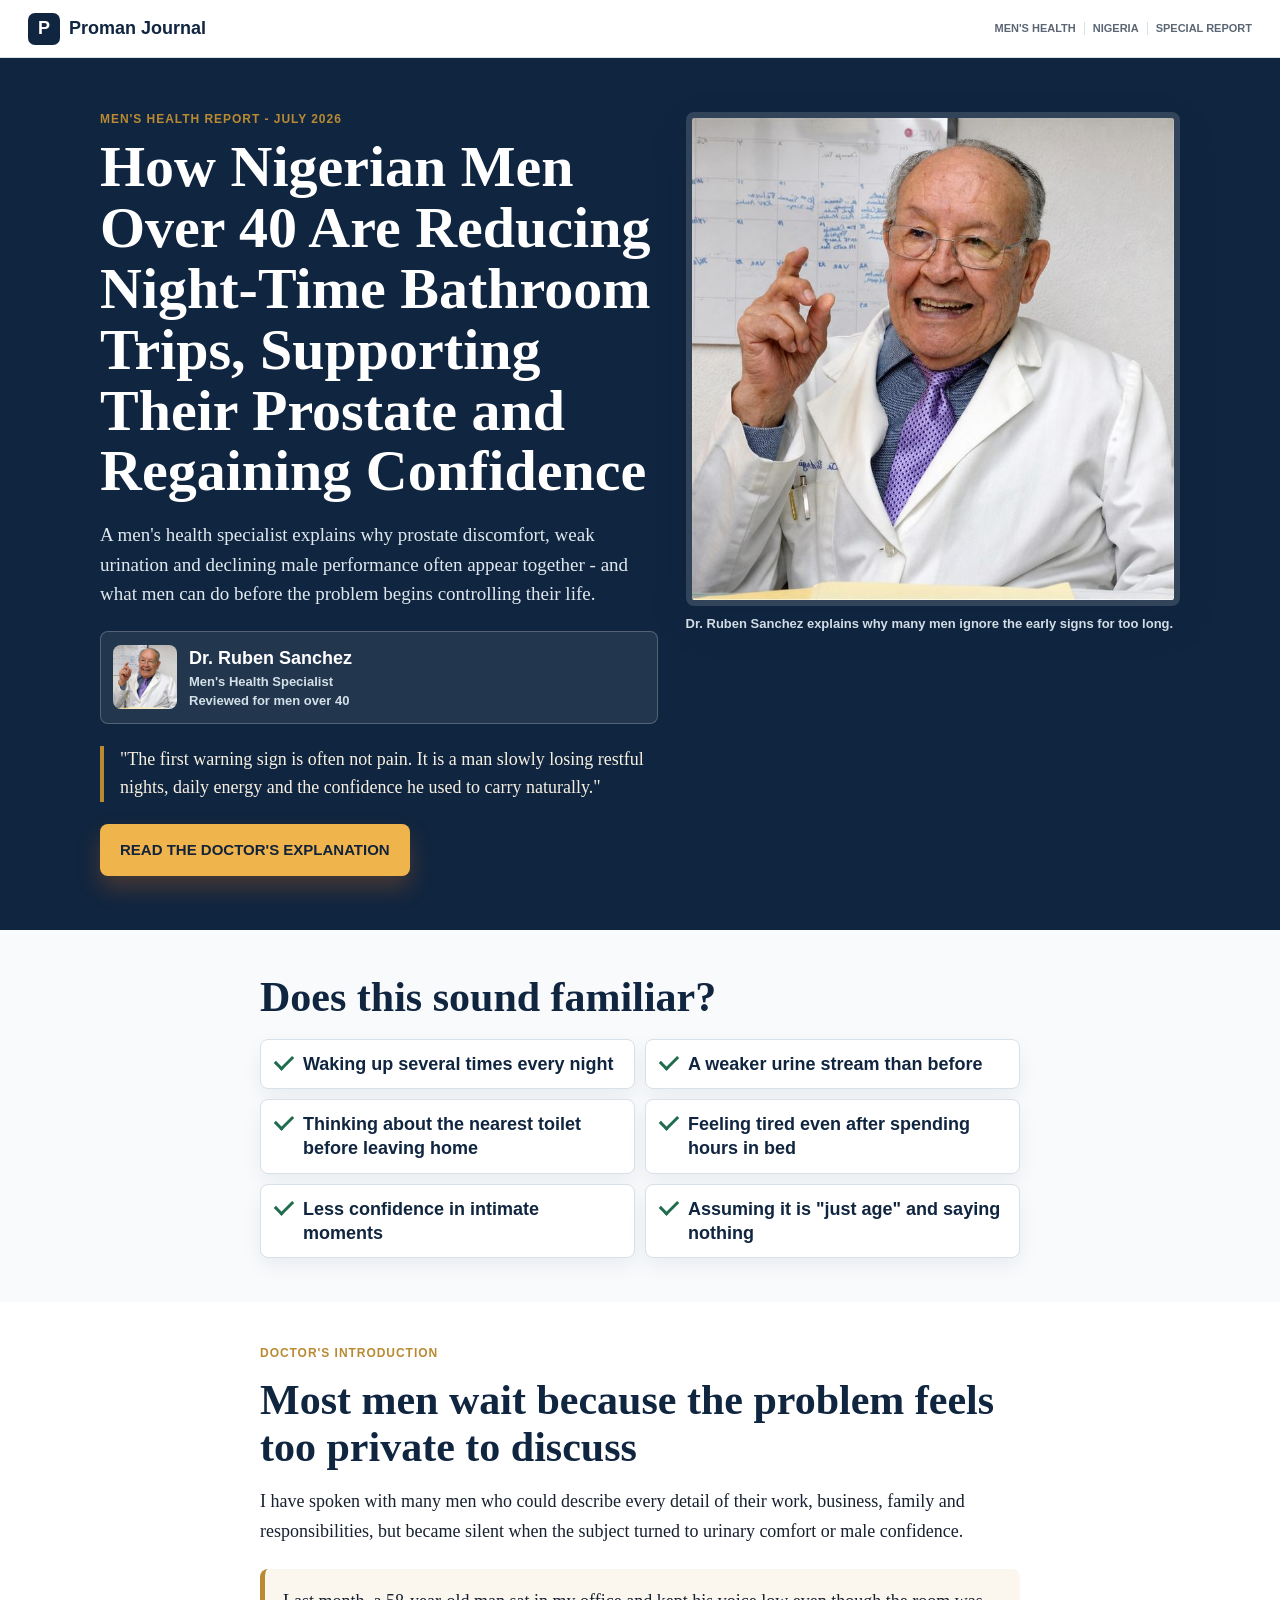
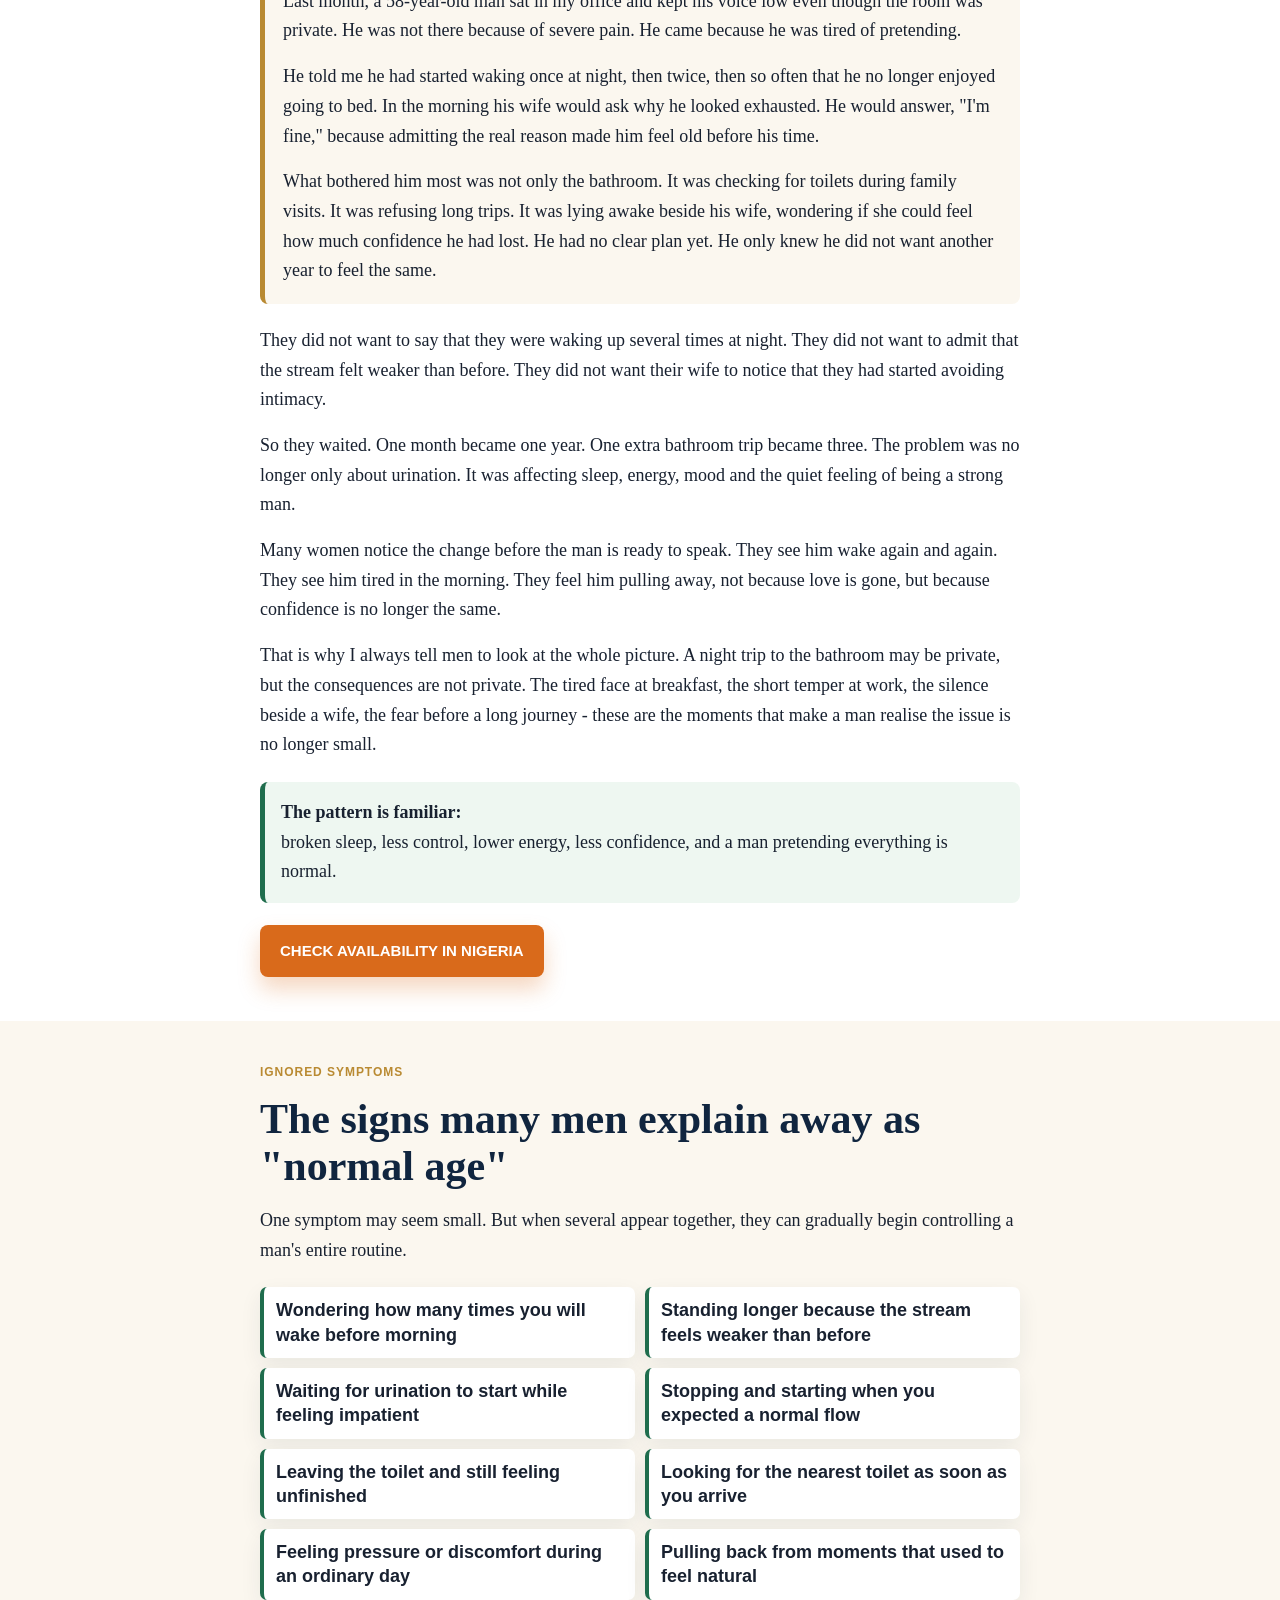
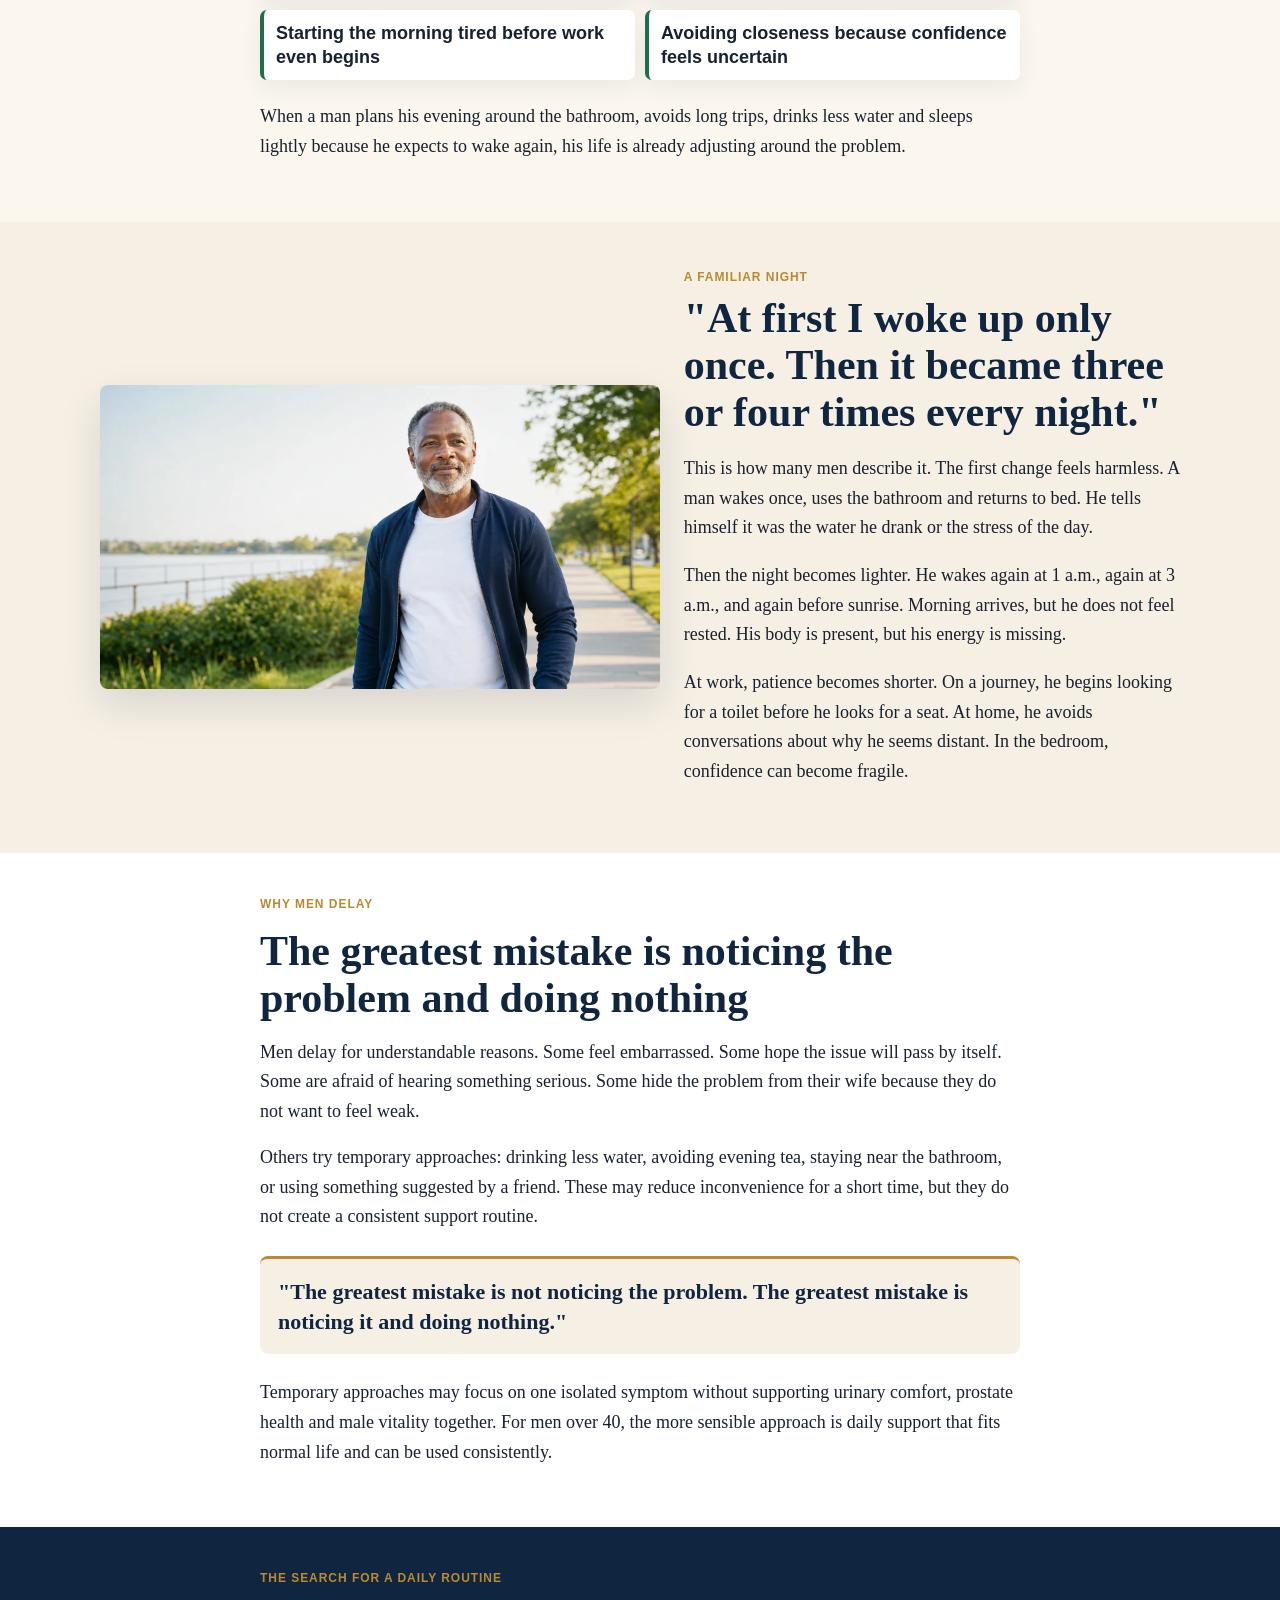
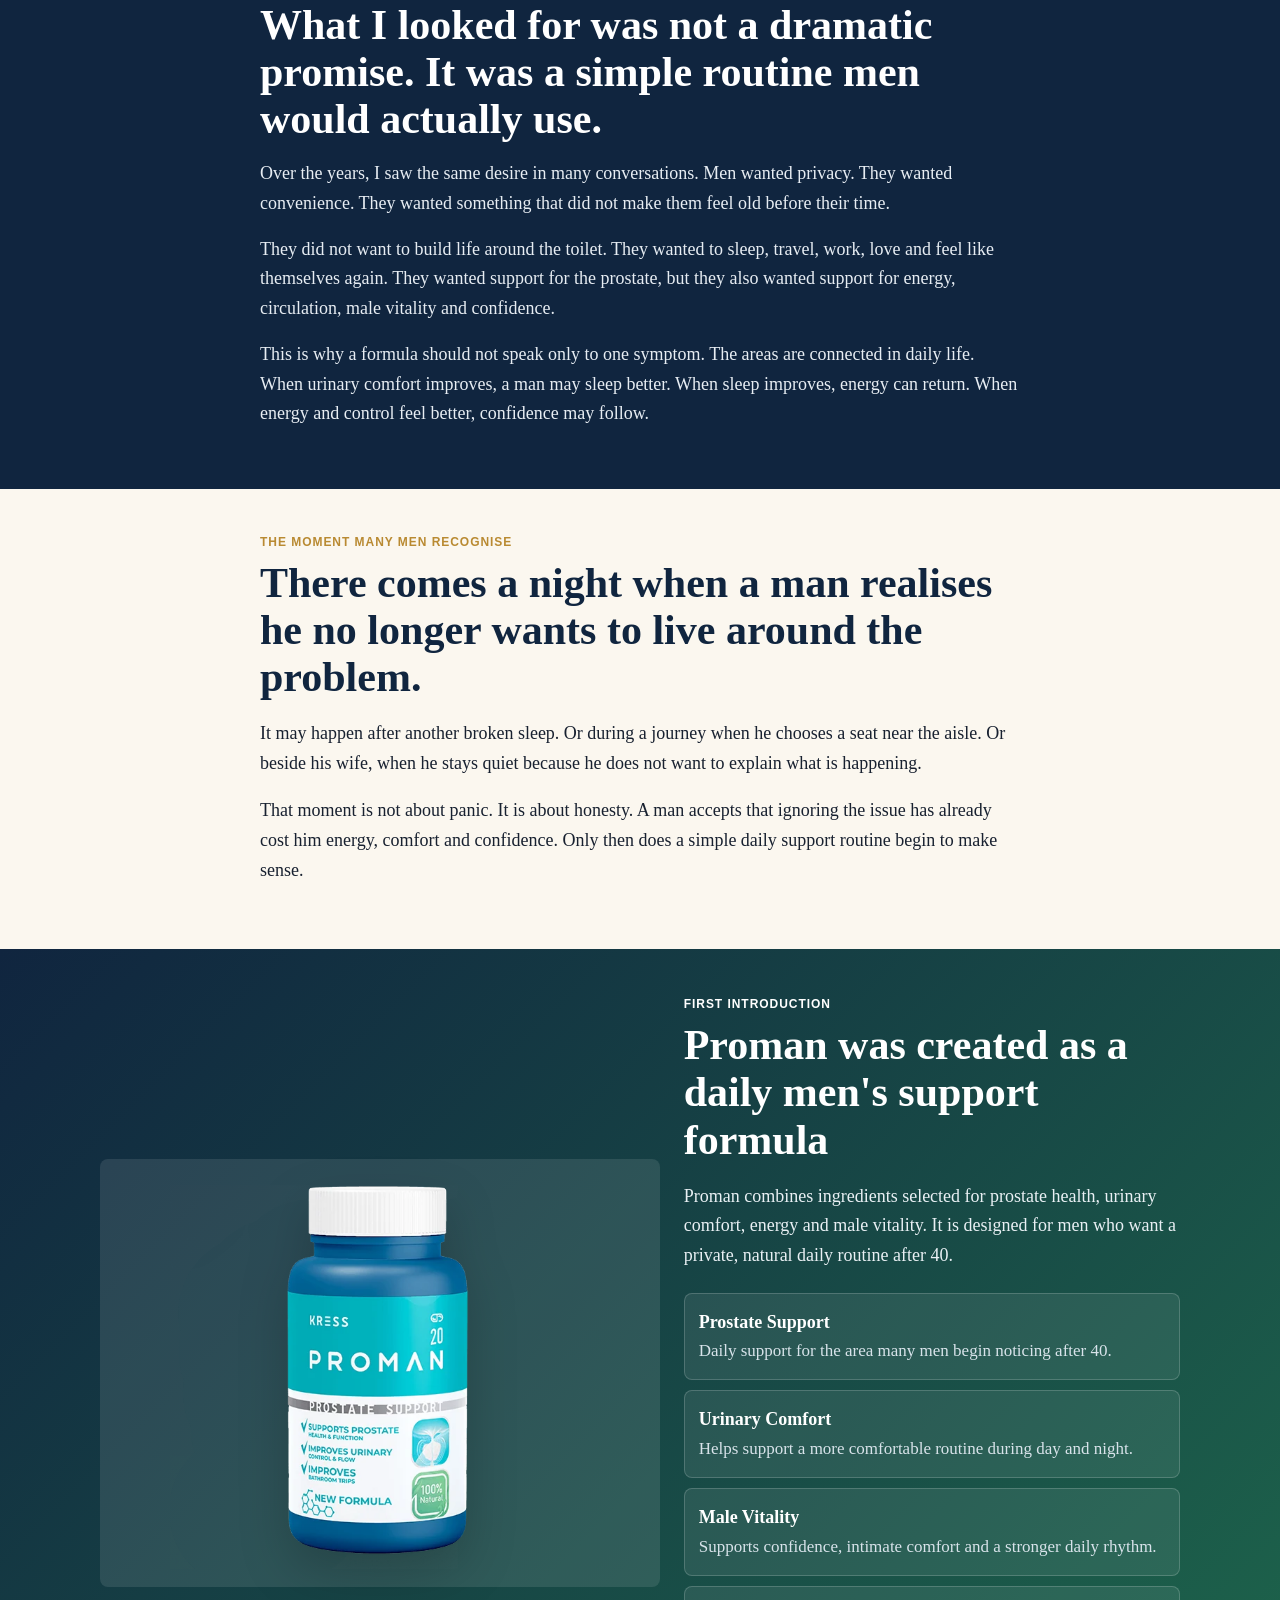
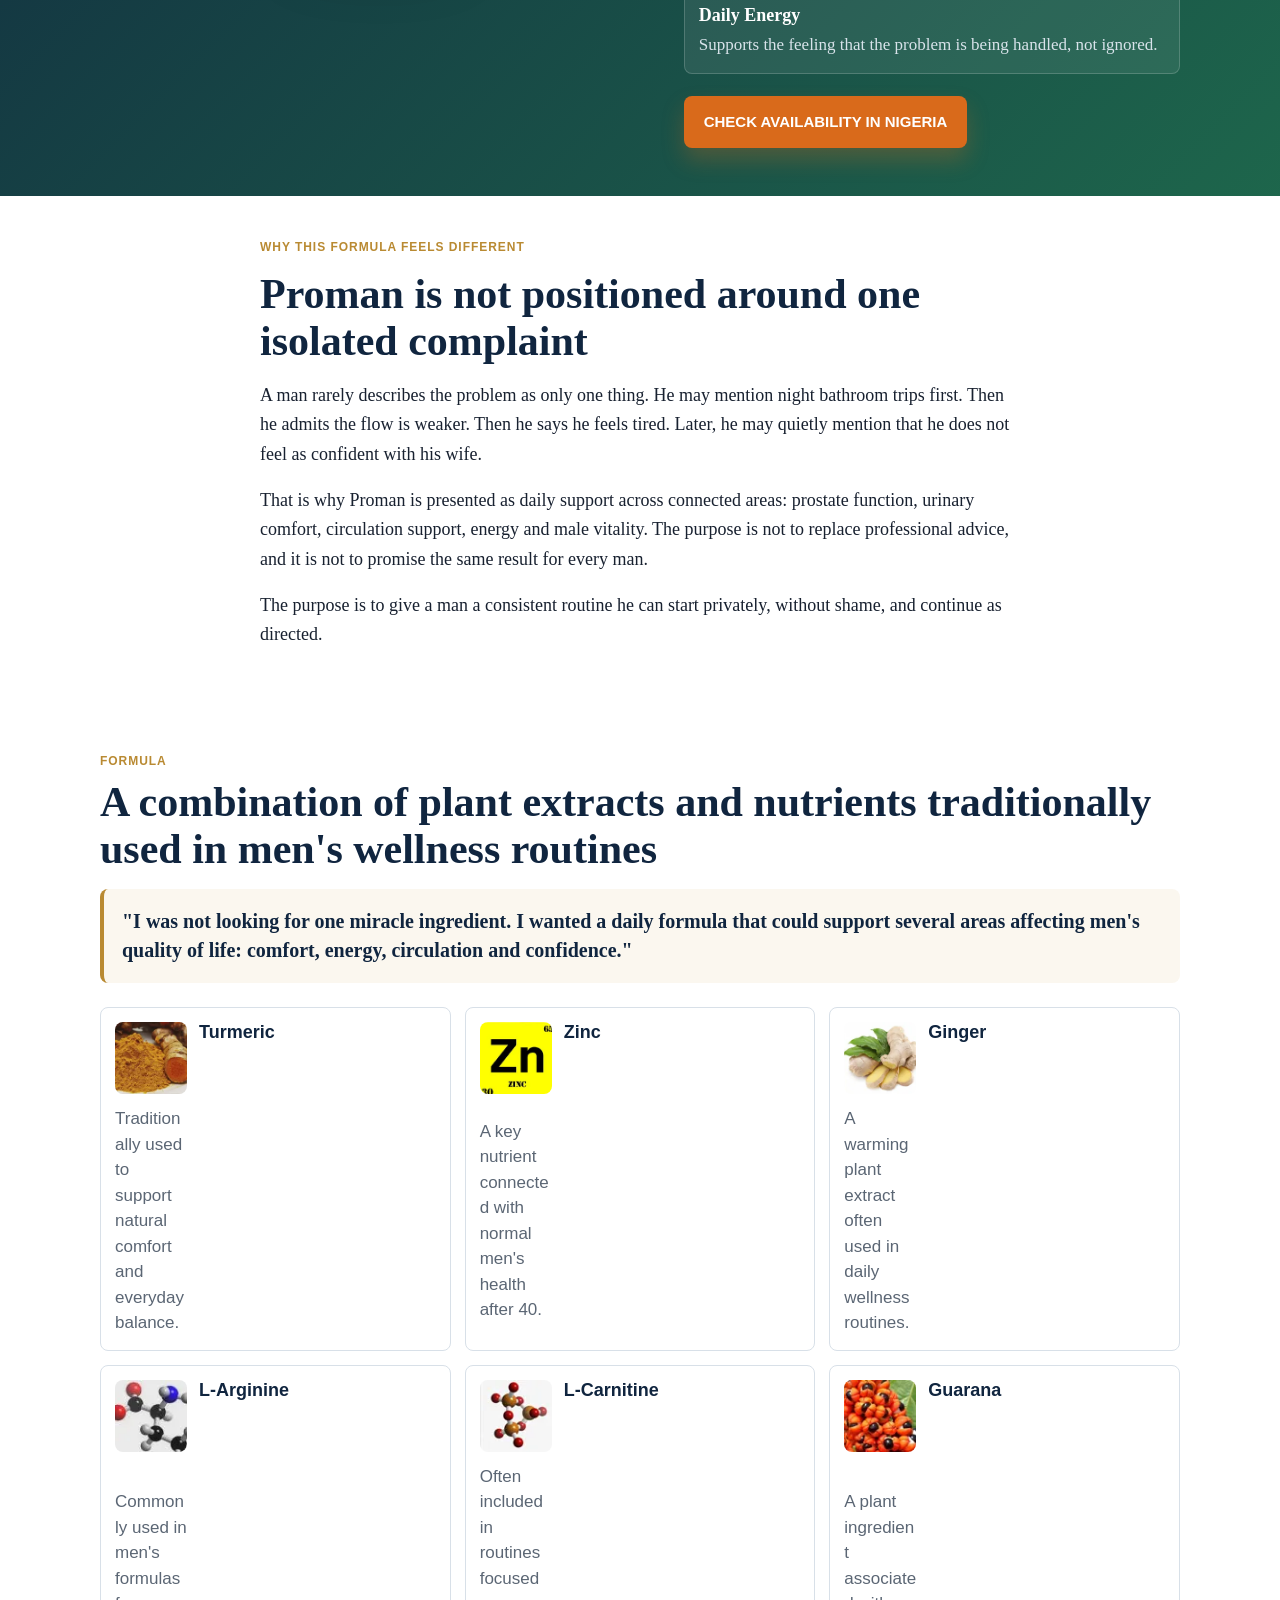
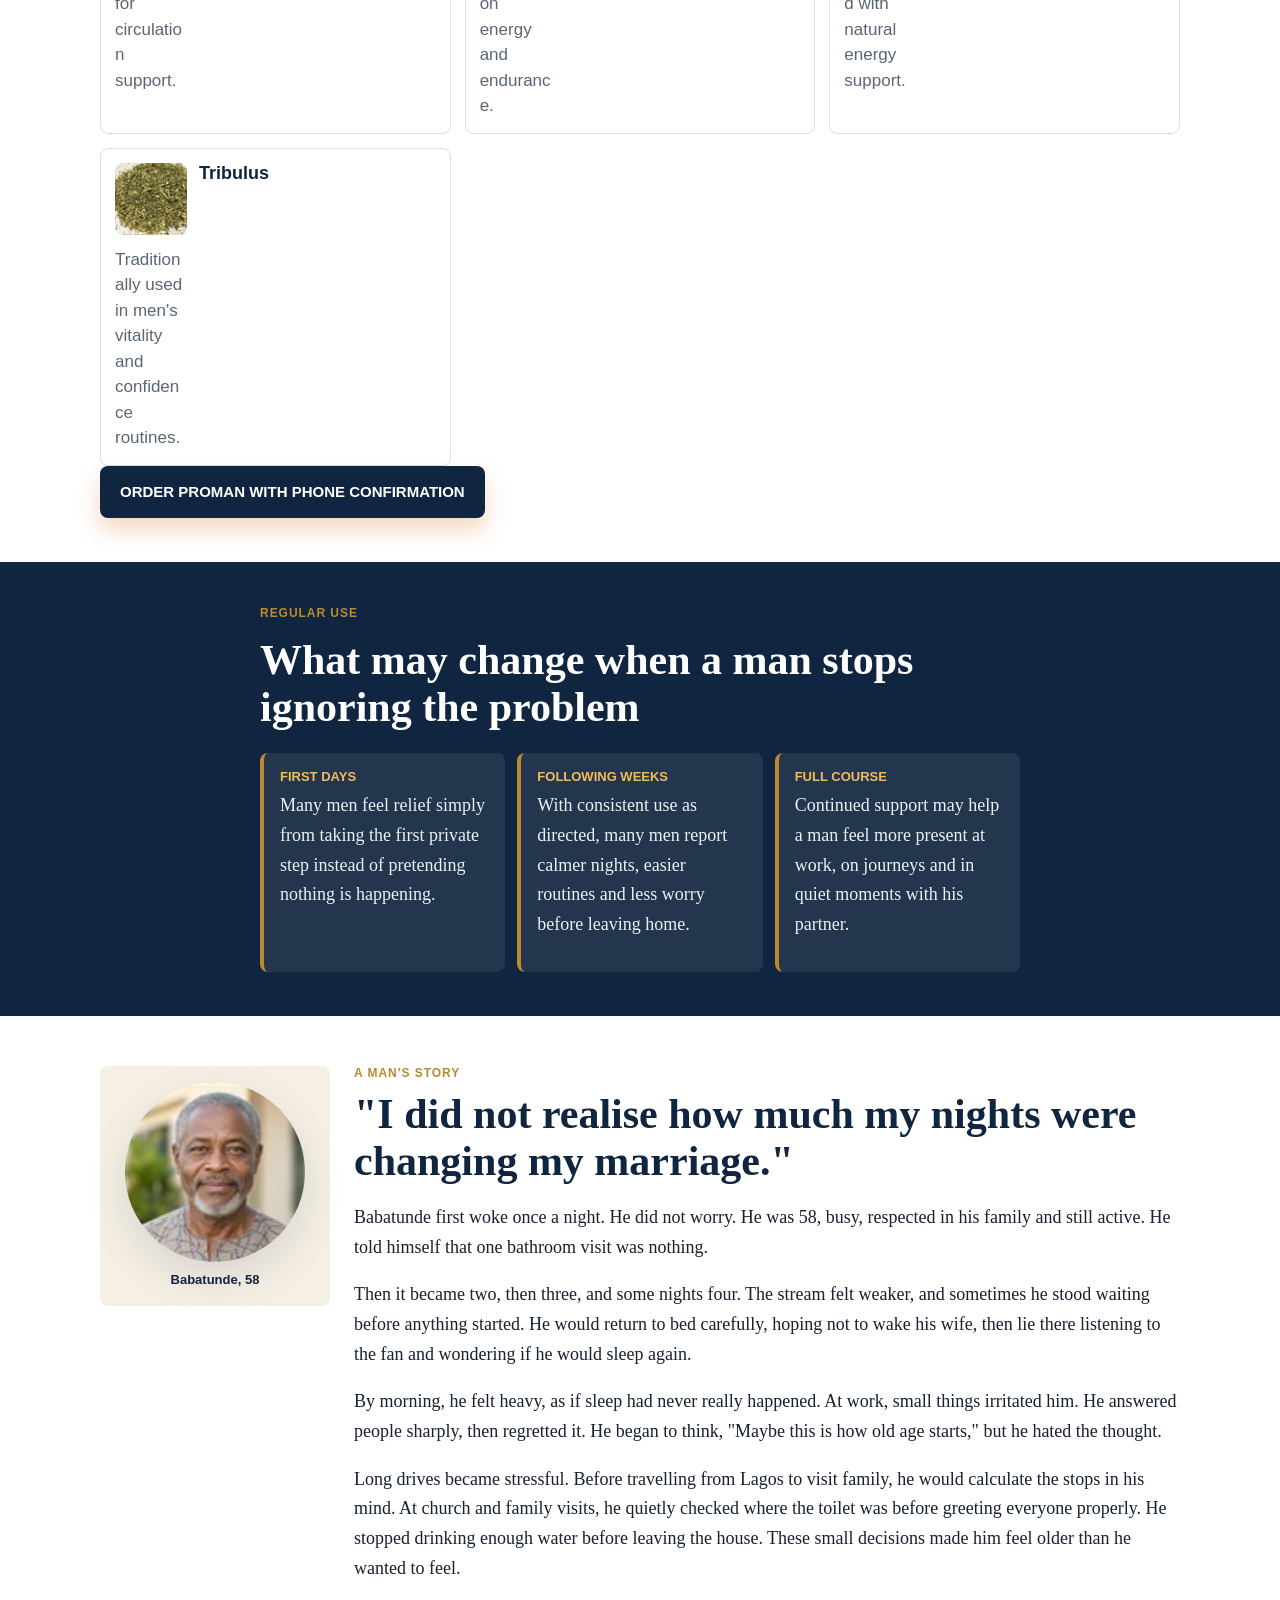
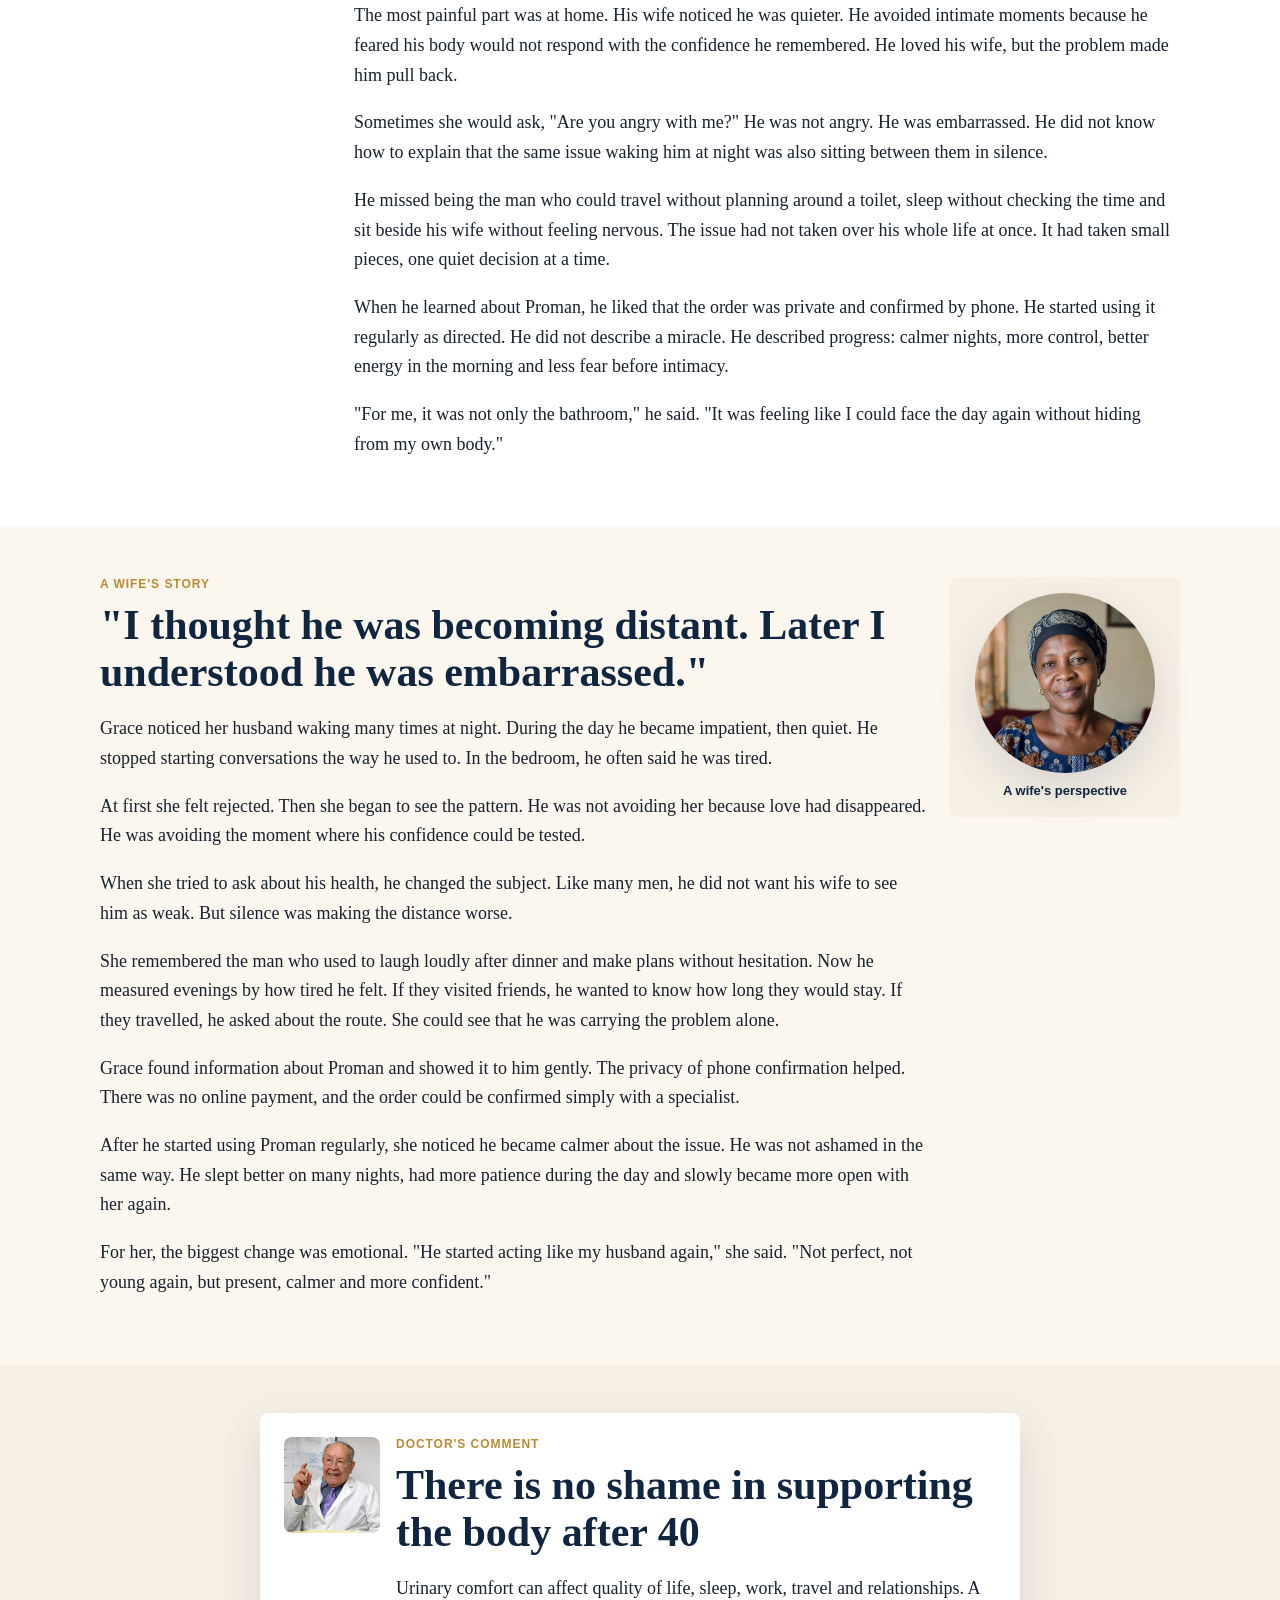
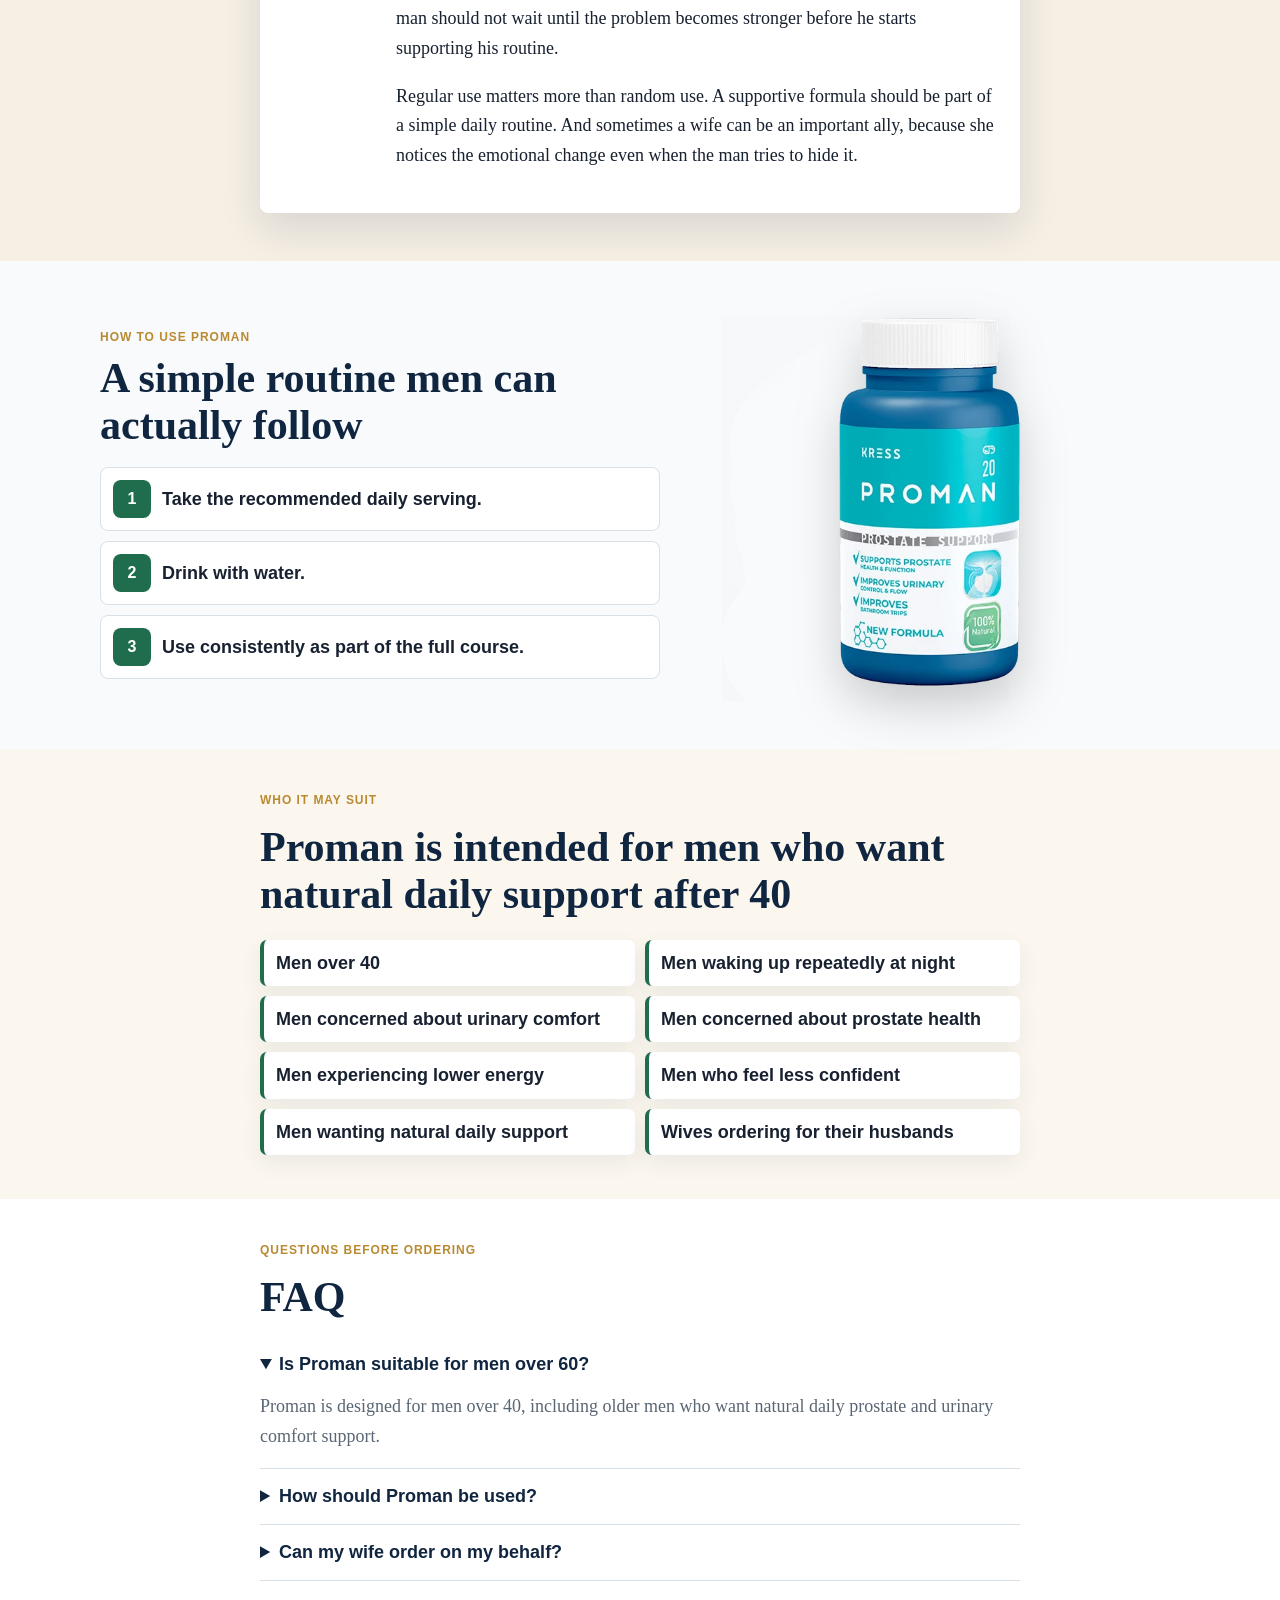
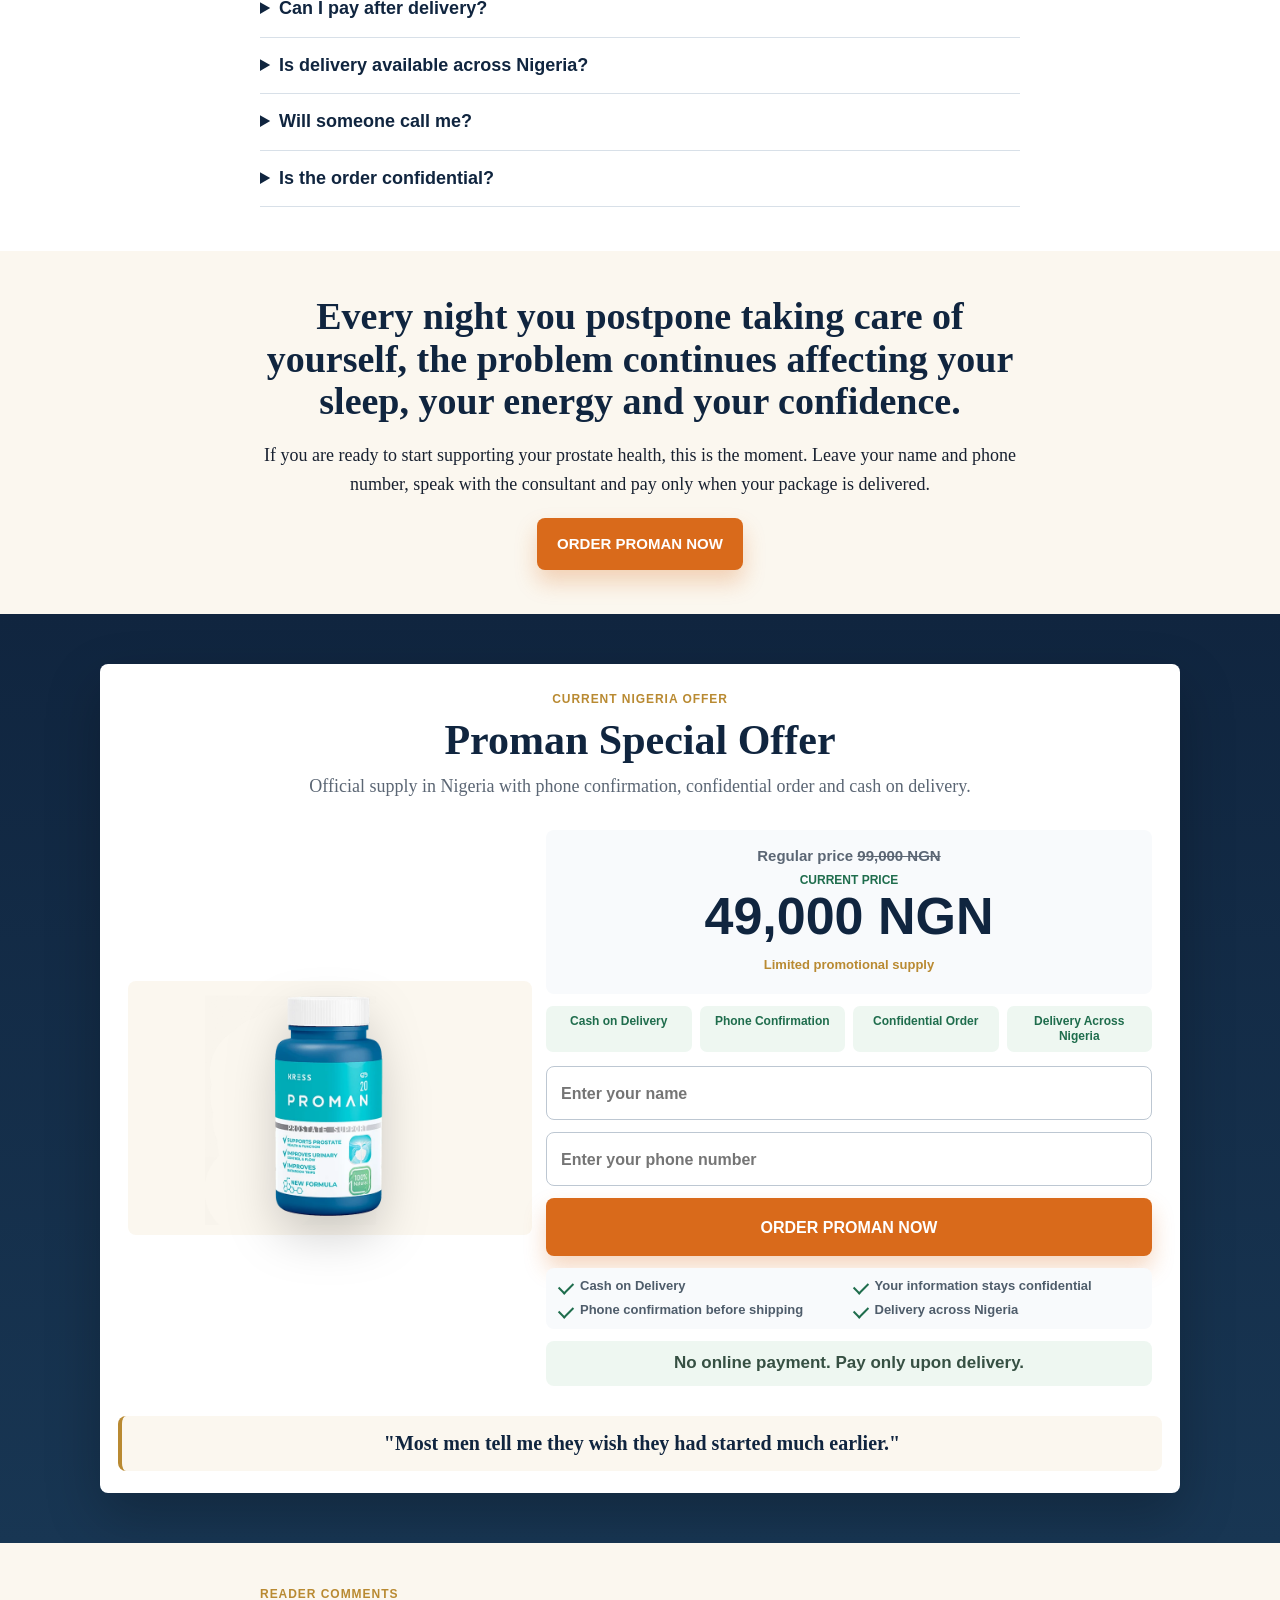
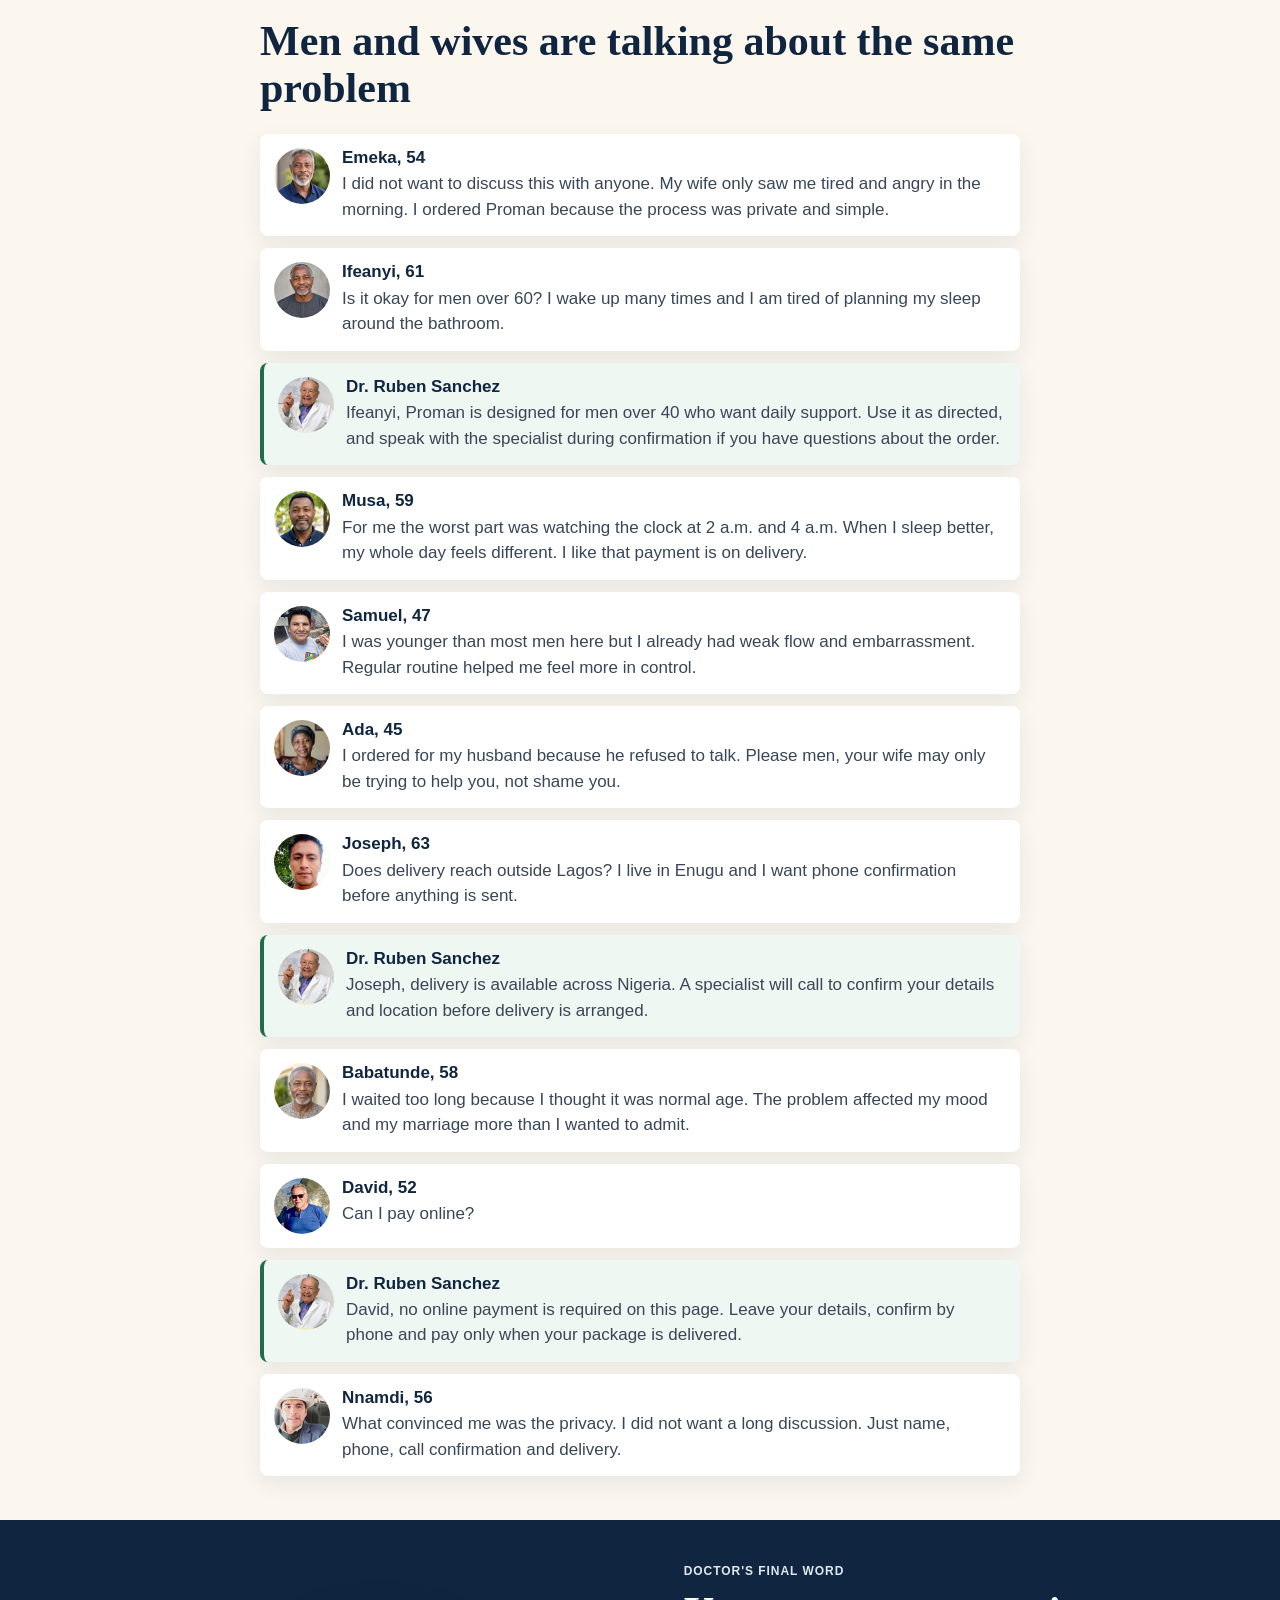
<file: Proman_V5_Emotional_Doctor_Story/index.html>
<!DOCTYPE html>
<html lang="en">
<head>
  <meta charset="UTF-8">
  <meta http-equiv="X-UA-Compatible" content="IE=edge">
  <meta name="viewport" content="width=device-width, initial-scale=1">
  <title>Proman V5 | Men's Health Special Report</title>
  <meta name="description" content="A men&apos;s health specialist explains how Nigerian men over 40 can support prostate comfort, better nights and male confidence with Proman.">
  <link rel="preload" as="image" href="assets/images/doctor-ruben-sanchez.jpg">
  <link rel="stylesheet" href="css/style.css">
  <script defer src="js/main.js"></script>
  <script type="text/javascript">
  (function(c,l,a,r,i,t,y){
      c[a]=c[a]||function(){(c[a].q=c[a].q||[]).push(arguments)};
      t=l.createElement(r);t.async=1;t.src="https://www.clarity.ms/tag/"+i;
      y=l.getElementsByTagName(r)[0];y.parentNode.insertBefore(t,y);
  })(window, document, "clarity", "script", "xmucoueuj4");
  </script>
</head>
<body id="top">
  <header class="publication-header" aria-label="Proman health report header">
    <a class="brand" href="#top" aria-label="Proman Journal">
      <span class="brand-mark">P</span>
      <span>Proman Journal</span>
    </a>
    <div class="header-meta">
      <span>Men's Health</span>
      <span>Nigeria</span>
      <span>Special Report</span>
    </div>
  </header>

  <main>
    <section class="hero">
      <div class="container hero-grid">
        <div class="hero-copy">
          <p class="kicker">Men's health report - July 2026</p>
          <h1>How Nigerian Men Over 40 Are Reducing Night-Time Bathroom Trips, Supporting Their Prostate and Regaining Confidence</h1>
          <p class="hero-subtitle">A men's health specialist explains why prostate discomfort, weak urination and declining male performance often appear together - and what men can do before the problem begins controlling their life.</p>
          <div class="author-card">
            <img src="assets/images/doctor-ruben-sanchez.jpg" alt="Dr. Ruben Sanchez, men's health specialist" width="120" height="120">
            <div>
              <strong>Dr. Ruben Sanchez</strong>
              <span>Men's Health Specialist</span>
              <span>Reviewed for men over 40</span>
            </div>
          </div>
          <blockquote class="hero-quote">"The first warning sign is often not pain. It is a man slowly losing restful nights, daily energy and the confidence he used to carry naturally."</blockquote>
          <a class="text-cta" href="#doctor-intro" data-scroll-target>Read the doctor's explanation</a>
        </div>
        <figure class="hero-media">
          <img src="assets/images/doctor-ruben-sanchez.jpg" alt="Dr. Ruben Sanchez discussing prostate comfort after 40" width="720" height="720">
          <figcaption>Dr. Ruben Sanchez explains why many men ignore the early signs for too long.</figcaption>
        </figure>
      </div>
    </section>

    <section class="familiarity-strip" aria-labelledby="familiar-title">
      <div class="article-container">
        <h2 id="familiar-title">Does this sound familiar?</h2>
        <ul>
          <li>Waking up several times every night</li>
          <li>A weaker urine stream than before</li>
          <li>Thinking about the nearest toilet before leaving home</li>
          <li>Feeling tired even after spending hours in bed</li>
          <li>Less confidence in intimate moments</li>
          <li>Assuming it is "just age" and saying nothing</li>
        </ul>
      </div>
    </section>

    <article class="article-body" id="doctor-intro">
      <section class="article-section">
        <div class="article-container">
          <p class="overline">Doctor's introduction</p>
          <h2>Most men wait because the problem feels too private to discuss</h2>
          <p>I have spoken with many men who could describe every detail of their work, business, family and responsibilities, but became silent when the subject turned to urinary comfort or male confidence.</p>
          <div class="patient-story">
            <p>Last month, a 58-year-old man sat in my office and kept his voice low even though the room was private. He was not there because of severe pain. He came because he was tired of pretending.</p>
            <p>He told me he had started waking once at night, then twice, then so often that he no longer enjoyed going to bed. In the morning his wife would ask why he looked exhausted. He would answer, "I'm fine," because admitting the real reason made him feel old before his time.</p>
            <p>What bothered him most was not only the bathroom. It was checking for toilets during family visits. It was refusing long trips. It was lying awake beside his wife, wondering if she could feel how much confidence he had lost. He had no clear plan yet. He only knew he did not want another year to feel the same.</p>
          </div>
          <p>They did not want to say that they were waking up several times at night. They did not want to admit that the stream felt weaker than before. They did not want their wife to notice that they had started avoiding intimacy.</p>
          <p>So they waited. One month became one year. One extra bathroom trip became three. The problem was no longer only about urination. It was affecting sleep, energy, mood and the quiet feeling of being a strong man.</p>
          <p>Many women notice the change before the man is ready to speak. They see him wake again and again. They see him tired in the morning. They feel him pulling away, not because love is gone, but because confidence is no longer the same.</p>
          <p>That is why I always tell men to look at the whole picture. A night trip to the bathroom may be private, but the consequences are not private. The tired face at breakfast, the short temper at work, the silence beside a wife, the fear before a long journey - these are the moments that make a man realise the issue is no longer small.</p>
          <div class="doctor-note">
            <strong>The pattern is familiar:</strong>
            <span>broken sleep, less control, lower energy, less confidence, and a man pretending everything is normal.</span>
          </div>
          <a class="section-cta" href="#order-form" data-scroll-form data-clarity-event="early_article_cta_click">Check availability in Nigeria</a>
        </div>
      </section>

      <section class="article-section article-section--warm">
        <div class="article-container">
          <p class="overline">Ignored symptoms</p>
          <h2>The signs many men explain away as "normal age"</h2>
          <p>One symptom may seem small. But when several appear together, they can gradually begin controlling a man's entire routine.</p>
          <div class="symptom-grid">
            <span>Wondering how many times you will wake before morning</span>
            <span>Standing longer because the stream feels weaker than before</span>
            <span>Waiting for urination to start while feeling impatient</span>
            <span>Stopping and starting when you expected a normal flow</span>
            <span>Leaving the toilet and still feeling unfinished</span>
            <span>Looking for the nearest toilet as soon as you arrive</span>
            <span>Feeling pressure or discomfort during an ordinary day</span>
            <span>Pulling back from moments that used to feel natural</span>
            <span>Starting the morning tired before work even begins</span>
            <span>Avoiding closeness because confidence feels uncertain</span>
          </div>
          <p>When a man plans his evening around the bathroom, avoids long trips, drinks less water and sleeps lightly because he expects to wake again, his life is already adjusting around the problem.</p>
        </div>
      </section>

      <section class="story-band">
        <div class="container story-grid">
          <figure>
            <img src="assets/images/hero-man.webp" alt="Confident mature Nigerian man outdoors" width="720" height="540" loading="lazy">
          </figure>
          <div>
            <p class="overline">A familiar night</p>
            <h2>"At first I woke up only once. Then it became three or four times every night."</h2>
            <p>This is how many men describe it. The first change feels harmless. A man wakes once, uses the bathroom and returns to bed. He tells himself it was the water he drank or the stress of the day.</p>
            <p>Then the night becomes lighter. He wakes again at 1 a.m., again at 3 a.m., and again before sunrise. Morning arrives, but he does not feel rested. His body is present, but his energy is missing.</p>
            <p>At work, patience becomes shorter. On a journey, he begins looking for a toilet before he looks for a seat. At home, he avoids conversations about why he seems distant. In the bedroom, confidence can become fragile.</p>
          </div>
        </div>
      </section>

      <section class="article-section">
        <div class="article-container">
          <p class="overline">Why men delay</p>
          <h2>The greatest mistake is noticing the problem and doing nothing</h2>
          <p>Men delay for understandable reasons. Some feel embarrassed. Some hope the issue will pass by itself. Some are afraid of hearing something serious. Some hide the problem from their wife because they do not want to feel weak.</p>
          <p>Others try temporary approaches: drinking less water, avoiding evening tea, staying near the bathroom, or using something suggested by a friend. These may reduce inconvenience for a short time, but they do not create a consistent support routine.</p>
          <blockquote class="pullquote">"The greatest mistake is not noticing the problem. The greatest mistake is noticing it and doing nothing."</blockquote>
          <p>Temporary approaches may focus on one isolated symptom without supporting urinary comfort, prostate health and male vitality together. For men over 40, the more sensible approach is daily support that fits normal life and can be used consistently.</p>
        </div>
      </section>

      <section class="article-section article-section--deep">
        <div class="article-container">
          <p class="overline">The search for a daily routine</p>
          <h2>What I looked for was not a dramatic promise. It was a simple routine men would actually use.</h2>
          <p>Over the years, I saw the same desire in many conversations. Men wanted privacy. They wanted convenience. They wanted something that did not make them feel old before their time.</p>
          <p>They did not want to build life around the toilet. They wanted to sleep, travel, work, love and feel like themselves again. They wanted support for the prostate, but they also wanted support for energy, circulation, male vitality and confidence.</p>
          <p>This is why a formula should not speak only to one symptom. The areas are connected in daily life. When urinary comfort improves, a man may sleep better. When sleep improves, energy can return. When energy and control feel better, confidence may follow.</p>
        </div>
      </section>

      <section class="turning-point">
        <div class="article-container">
          <p class="overline">The moment many men recognise</p>
          <h2>There comes a night when a man realises he no longer wants to live around the problem.</h2>
          <p>It may happen after another broken sleep. Or during a journey when he chooses a seat near the aisle. Or beside his wife, when he stays quiet because he does not want to explain what is happening.</p>
          <p>That moment is not about panic. It is about honesty. A man accepts that ignoring the issue has already cost him energy, comfort and confidence. Only then does a simple daily support routine begin to make sense.</p>
        </div>
      </section>

      <section class="product-reveal" id="proman">
        <div class="container product-grid">
          <figure class="product-visual">
            <img src="assets/images/prod.webp" alt="Proman bottle" width="420" height="390" loading="lazy">
          </figure>
          <div>
            <p class="overline">First introduction</p>
            <h2>Proman was created as a daily men's support formula</h2>
            <p>Proman combines ingredients selected for prostate health, urinary comfort, energy and male vitality. It is designed for men who want a private, natural daily routine after 40.</p>
            <div class="support-map">
              <div><strong>Prostate Support</strong><span>Daily support for the area many men begin noticing after 40.</span></div>
              <div><strong>Urinary Comfort</strong><span>Helps support a more comfortable routine during day and night.</span></div>
              <div><strong>Male Vitality</strong><span>Supports confidence, intimate comfort and a stronger daily rhythm.</span></div>
              <div><strong>Daily Energy</strong><span>Supports the feeling that the problem is being handled, not ignored.</span></div>
            </div>
            <a class="section-cta" href="#order-form" data-scroll-form data-clarity-event="mid_article_cta_click">Check availability in Nigeria</a>
          </div>
        </div>
      </section>

      <section class="article-section">
        <div class="article-container">
          <p class="overline">Why this formula feels different</p>
          <h2>Proman is not positioned around one isolated complaint</h2>
          <p>A man rarely describes the problem as only one thing. He may mention night bathroom trips first. Then he admits the flow is weaker. Then he says he feels tired. Later, he may quietly mention that he does not feel as confident with his wife.</p>
          <p>That is why Proman is presented as daily support across connected areas: prostate function, urinary comfort, circulation support, energy and male vitality. The purpose is not to replace professional advice, and it is not to promise the same result for every man.</p>
          <p>The purpose is to give a man a consistent routine he can start privately, without shame, and continue as directed.</p>
        </div>
      </section>

      <section class="ingredients-section" aria-labelledby="ingredients-title">
        <div class="container">
          <p class="overline">Formula</p>
          <h2 id="ingredients-title">A combination of plant extracts and nutrients traditionally used in men's wellness routines</h2>
          <p class="formula-intro">"I was not looking for one miracle ingredient. I wanted a daily formula that could support several areas affecting men's quality of life: comfort, energy, circulation and confidence."</p>
          <div class="ingredients-grid">
            <article>
              <img src="assets/images/ingredient-turmeric.webp" alt="Turmeric" width="120" height="120" loading="lazy">
              <h3>Turmeric</h3>
              <p>Traditionally used to support natural comfort and everyday balance.</p>
            </article>
            <article>
              <img src="assets/images/ingredient-zinc.webp" alt="Zinc" width="120" height="120" loading="lazy">
              <h3>Zinc</h3>
              <p>A key nutrient connected with normal men's health after 40.</p>
            </article>
            <article>
              <img src="assets/images/ingredient-ginger.webp" alt="Ginger" width="120" height="120" loading="lazy">
              <h3>Ginger</h3>
              <p>A warming plant extract often used in daily wellness routines.</p>
            </article>
            <article>
              <img src="assets/images/ingredient-arginine.webp" alt="L-Arginine" width="120" height="120" loading="lazy">
              <h3>L-Arginine</h3>
              <p>Commonly used in men's formulas for circulation support.</p>
            </article>
            <article>
              <img src="assets/images/ingredient-carnitine.webp" alt="L-Carnitine" width="120" height="120" loading="lazy">
              <h3>L-Carnitine</h3>
              <p>Often included in routines focused on energy and endurance.</p>
            </article>
            <article>
              <img src="assets/images/ingredient-guarana.webp" alt="Guarana" width="120" height="120" loading="lazy">
              <h3>Guarana</h3>
              <p>A plant ingredient associated with natural energy support.</p>
            </article>
            <article>
              <img src="assets/images/ingredient-tribulus.jpg" alt="Tribulus" width="120" height="120" loading="lazy">
              <h3>Tribulus</h3>
              <p>Traditionally used in men's vitality and confidence routines.</p>
            </article>
          </div>
          <a class="section-cta section-cta--muted" href="#order-form" data-scroll-form data-clarity-event="mid_article_cta_click">Order Proman with phone confirmation</a>
        </div>
      </section>

      <section class="timeline-section">
        <div class="article-container">
          <p class="overline">Regular use</p>
          <h2>What may change when a man stops ignoring the problem</h2>
          <div class="timeline">
            <article>
              <span>First days</span>
              <p>Many men feel relief simply from taking the first private step instead of pretending nothing is happening.</p>
            </article>
            <article>
              <span>Following weeks</span>
              <p>With consistent use as directed, many men report calmer nights, easier routines and less worry before leaving home.</p>
            </article>
            <article>
              <span>Full course</span>
              <p>Continued support may help a man feel more present at work, on journeys and in quiet moments with his partner.</p>
            </article>
          </div>
        </div>
      </section>

      <section class="long-story">
        <div class="container story-layout">
          <figure>
            <img src="assets/images/review-babatunde.jpg" alt="Babatunde, a Nigerian man in his late fifties" width="180" height="180" loading="lazy">
            <figcaption>Babatunde, 58</figcaption>
          </figure>
          <div>
            <p class="overline">A man's story</p>
            <h2>"I did not realise how much my nights were changing my marriage."</h2>
            <p>Babatunde first woke once a night. He did not worry. He was 58, busy, respected in his family and still active. He told himself that one bathroom visit was nothing.</p>
            <p>Then it became two, then three, and some nights four. The stream felt weaker, and sometimes he stood waiting before anything started. He would return to bed carefully, hoping not to wake his wife, then lie there listening to the fan and wondering if he would sleep again.</p>
            <p>By morning, he felt heavy, as if sleep had never really happened. At work, small things irritated him. He answered people sharply, then regretted it. He began to think, "Maybe this is how old age starts," but he hated the thought.</p>
            <p>Long drives became stressful. Before travelling from Lagos to visit family, he would calculate the stops in his mind. At church and family visits, he quietly checked where the toilet was before greeting everyone properly. He stopped drinking enough water before leaving the house. These small decisions made him feel older than he wanted to feel.</p>
            <p>The most painful part was at home. His wife noticed he was quieter. He avoided intimate moments because he feared his body would not respond with the confidence he remembered. He loved his wife, but the problem made him pull back.</p>
            <p>Sometimes she would ask, "Are you angry with me?" He was not angry. He was embarrassed. He did not know how to explain that the same issue waking him at night was also sitting between them in silence.</p>
            <p>He missed being the man who could travel without planning around a toilet, sleep without checking the time and sit beside his wife without feeling nervous. The issue had not taken over his whole life at once. It had taken small pieces, one quiet decision at a time.</p>
            <p>When he learned about Proman, he liked that the order was private and confirmed by phone. He started using it regularly as directed. He did not describe a miracle. He described progress: calmer nights, more control, better energy in the morning and less fear before intimacy.</p>
            <p>"For me, it was not only the bathroom," he said. "It was feeling like I could face the day again without hiding from my own body."</p>
          </div>
        </div>
      </section>

      <section class="long-story long-story--wife">
        <div class="container story-layout story-layout--reverse">
          <figure>
            <img src="assets/images/story-wife-grace.webp" alt="Grace, Nigerian wife sharing her husband's story" width="180" height="180" loading="lazy">
            <figcaption>A wife's perspective</figcaption>
          </figure>
          <div>
            <p class="overline">A wife's story</p>
            <h2>"I thought he was becoming distant. Later I understood he was embarrassed."</h2>
            <p>Grace noticed her husband waking many times at night. During the day he became impatient, then quiet. He stopped starting conversations the way he used to. In the bedroom, he often said he was tired.</p>
            <p>At first she felt rejected. Then she began to see the pattern. He was not avoiding her because love had disappeared. He was avoiding the moment where his confidence could be tested.</p>
            <p>When she tried to ask about his health, he changed the subject. Like many men, he did not want his wife to see him as weak. But silence was making the distance worse.</p>
            <p>She remembered the man who used to laugh loudly after dinner and make plans without hesitation. Now he measured evenings by how tired he felt. If they visited friends, he wanted to know how long they would stay. If they travelled, he asked about the route. She could see that he was carrying the problem alone.</p>
            <p>Grace found information about Proman and showed it to him gently. The privacy of phone confirmation helped. There was no online payment, and the order could be confirmed simply with a specialist.</p>
            <p>After he started using Proman regularly, she noticed he became calmer about the issue. He was not ashamed in the same way. He slept better on many nights, had more patience during the day and slowly became more open with her again.</p>
            <p>For her, the biggest change was emotional. "He started acting like my husband again," she said. "Not perfect, not young again, but present, calmer and more confident."</p>
          </div>
        </div>
      </section>

      <section class="doctor-comment">
        <div class="article-container doctor-comment-box">
          <img src="assets/images/doctor-ruben-sanchez.jpg" alt="Dr. Ruben Sanchez" width="96" height="96" loading="lazy">
          <div>
            <p class="overline">Doctor's comment</p>
            <h2>There is no shame in supporting the body after 40</h2>
            <p>Urinary comfort can affect quality of life, sleep, work, travel and relationships. A man should not wait until the problem becomes stronger before he starts supporting his routine.</p>
            <p>Regular use matters more than random use. A supportive formula should be part of a simple daily routine. And sometimes a wife can be an important ally, because she notices the emotional change even when the man tries to hide it.</p>
          </div>
        </div>
      </section>

      <section class="usage-section">
        <div class="container usage-grid">
          <div>
            <p class="overline">How to use Proman</p>
            <h2>A simple routine men can actually follow</h2>
            <div class="steps">
              <article><span>1</span><p>Take the recommended daily serving.</p></article>
              <article><span>2</span><p>Drink with water.</p></article>
              <article><span>3</span><p>Use consistently as part of the full course.</p></article>
            </div>
          </div>
          <figure>
            <img src="assets/images/prod.webp" alt="Proman daily support bottle" width="420" height="390" loading="lazy">
          </figure>
        </div>
      </section>

      <section class="article-section article-section--warm">
        <div class="article-container">
          <p class="overline">Who it may suit</p>
          <h2>Proman is intended for men who want natural daily support after 40</h2>
          <ul class="fit-list">
            <li>Men over 40</li>
            <li>Men waking up repeatedly at night</li>
            <li>Men concerned about urinary comfort</li>
            <li>Men concerned about prostate health</li>
            <li>Men experiencing lower energy</li>
            <li>Men who feel less confident</li>
            <li>Men wanting natural daily support</li>
            <li>Wives ordering for their husbands</li>
          </ul>
        </div>
      </section>

      <section class="faq-section" aria-labelledby="faq-title">
        <div class="article-container">
          <p class="overline">Questions before ordering</p>
          <h2 id="faq-title">FAQ</h2>
          <details open>
            <summary>Is Proman suitable for men over 60?</summary>
            <p>Proman is designed for men over 40, including older men who want natural daily prostate and urinary comfort support.</p>
          </details>
          <details>
            <summary>How should Proman be used?</summary>
            <p>Use it regularly as directed with the product. Consistency is important for daily support.</p>
          </details>
          <details>
            <summary>Can my wife order on my behalf?</summary>
            <p>Yes. Many wives order for their husbands. A specialist will call to confirm the order details.</p>
          </details>
          <details>
            <summary>Can I pay after delivery?</summary>
            <p>No online payment is required. You pay only upon delivery.</p>
          </details>
          <details>
            <summary>Is delivery available across Nigeria?</summary>
            <p>Delivery is available across Nigeria. Exact details are confirmed by phone.</p>
          </details>
          <details>
            <summary>Will someone call me?</summary>
            <p>Yes. A specialist calls to confirm your name, phone number and delivery details.</p>
          </details>
          <details>
            <summary>Is the order confidential?</summary>
            <p>Your order details are handled privately and used only to confirm and deliver your Proman package.</p>
          </details>
        </div>
      </section>

      <section class="pre-offer">
        <div class="article-container">
          <h2>Every night you postpone taking care of yourself, the problem continues affecting your sleep, your energy and your confidence.</h2>
          <p>If you are ready to start supporting your prostate health, this is the moment. Leave your name and phone number, speak with the consultant and pay only when your package is delivered.</p>
          <a class="section-cta" href="#order-form" data-scroll-form data-clarity-event="mid_article_cta_click">Order Proman now</a>
        </div>
      </section>

      <section class="order-section" id="order-form">
        <div class="container">
          <div class="order-card">
            <div class="order-header">
              <p class="overline">Current Nigeria offer</p>
              <h2>Proman Special Offer</h2>
              <p>Official supply in Nigeria with phone confirmation, confidential order and cash on delivery.</p>
            </div>
            <div class="offer-grid">
              <figure class="offer-product">
                <img src="assets/images/prod.webp" alt="Proman bottle" width="420" height="390" loading="lazy">
              </figure>
              <div class="offer-details">
                <div class="price-box" id="form__block">
                  <p class="oldprice">Regular price <span class="oldPriceAndLabelForLandingInfoApi">99,000 NGN</span></p>
                  <p class="current-label">Current price</p>
                  <strong class="newprice"><span class="priceAndLabelForLandingInfoApi">49,000 NGN</span></strong>
                  <span class="supply-note">Limited promotional supply</span>
                </div>
                <div class="trust-row" aria-label="Order benefits">
                  <span>Cash on Delivery</span>
                  <span>Phone Confirmation</span>
                  <span>Confidential Order</span>
                  <span>Delivery Across Nigeria</span>
                </div>
                <form action="lemon.php" method="post" id="form" class="orderForm" onsubmit="lockform(this);">
                  <div class="input-group tooltip-hide">
                    <input class="form__input" type="text" name="name" id="name2" placeholder="Enter your name" autocomplete="name" required value="">
                  </div>
                  <div class="input-group tooltip-hide">
                    <input class="form__input mob1 val2" type="tel" name="phone" id="phone2" placeholder="Enter your phone number" autocomplete="tel" inputmode="tel" required maxlength="" minlength="" value="">
                  </div>
                  <button class="form__btn sub2" type="submit" name="button">ORDER PROMAN NOW</button>
                  <div class="order-trust" aria-label="Order reassurance">
                    <span>Cash on Delivery</span>
                    <span>Your information stays confidential</span>
                    <span>Phone confirmation before shipping</span>
                    <span>Delivery across Nigeria</span>
                  </div>
                  <p class="payment-reassurance"><strong>No online payment.</strong> Pay only upon delivery.</p>
                  <input name="country" type="hidden" value="NG">
                  <input type="hidden" name="subid" value="">
                  <input type="hidden" name="fbpxl" value="">
                  <input type="hidden" name="utm_source" value="<?= $_GET['utm_source'];?>">
                  <input type="hidden" name="utm_content" value="<?= $_GET['utm_content'];?>">
                  <input type="hidden" name="utm_campaign" value="<?= $_GET['utm_campaign'];?>">
                  <input type="hidden" name="utm_term" value="<?= $_GET['utm_term'];?>">
                  <input type="hidden" name="utm_medium" value="<?= $_GET['utm_medium'];?>">
                  <input type="hidden" name="clickid" value="{subid}">
                </form>
              </div>
            </div>
            <div class="post-form-quote">
              <p>"Most men tell me they wish they had started much earlier."</p>
            </div>
          </div>
        </div>
      </section>

      <section class="comments-section" aria-labelledby="comments-title">
        <div class="article-container">
          <p class="overline">Reader comments</p>
          <h2 id="comments-title">Men and wives are talking about the same problem</h2>
          <div class="comments">
            <article class="comment">
              <img src="assets/images/review-emeka-ng.jpg" alt="Emeka" width="56" height="56" loading="lazy">
              <div><strong>Emeka, 54</strong><p>I did not want to discuss this with anyone. My wife only saw me tired and angry in the morning. I ordered Proman because the process was private and simple.</p></div>
            </article>
            <article class="comment">
              <img src="assets/images/review-ifeanyi.jpg" alt="Ifeanyi" width="56" height="56" loading="lazy">
              <div><strong>Ifeanyi, 61</strong><p>Is it okay for men over 60? I wake up many times and I am tired of planning my sleep around the bathroom.</p></div>
            </article>
            <article class="comment comment--doctor">
              <img src="assets/images/doctor-ruben-sanchez.jpg" alt="Dr. Ruben Sanchez" width="56" height="56" loading="lazy">
              <div><strong>Dr. Ruben Sanchez</strong><p>Ifeanyi, Proman is designed for men over 40 who want daily support. Use it as directed, and speak with the specialist during confirmation if you have questions about the order.</p></div>
            </article>
            <article class="comment">
              <img src="assets/images/review-musa.jpg" alt="Musa" width="56" height="56" loading="lazy">
              <div><strong>Musa, 59</strong><p>For me the worst part was watching the clock at 2 a.m. and 4 a.m. When I sleep better, my whole day feels different. I like that payment is on delivery.</p></div>
            </article>
            <article class="comment">
              <img src="assets/images/review-samuel.jpg" alt="Samuel" width="56" height="56" loading="lazy">
              <div><strong>Samuel, 47</strong><p>I was younger than most men here but I already had weak flow and embarrassment. Regular routine helped me feel more in control.</p></div>
            </article>
            <article class="comment">
              <img src="assets/images/story-wife-grace.webp" alt="Ada" width="56" height="56" loading="lazy">
              <div><strong>Ada, 45</strong><p>I ordered for my husband because he refused to talk. Please men, your wife may only be trying to help you, not shame you.</p></div>
            </article>
            <article class="comment">
              <img src="assets/images/review-joseph.jpg" alt="Joseph" width="56" height="56" loading="lazy">
              <div><strong>Joseph, 63</strong><p>Does delivery reach outside Lagos? I live in Enugu and I want phone confirmation before anything is sent.</p></div>
            </article>
            <article class="comment comment--doctor">
              <img src="assets/images/doctor-ruben-sanchez.jpg" alt="Dr. Ruben Sanchez" width="56" height="56" loading="lazy">
              <div><strong>Dr. Ruben Sanchez</strong><p>Joseph, delivery is available across Nigeria. A specialist will call to confirm your details and location before delivery is arranged.</p></div>
            </article>
            <article class="comment">
              <img src="assets/images/review-babatunde.jpg" alt="Babatunde" width="56" height="56" loading="lazy">
              <div><strong>Babatunde, 58</strong><p>I waited too long because I thought it was normal age. The problem affected my mood and my marriage more than I wanted to admit.</p></div>
            </article>
            <article class="comment">
              <img src="assets/images/review-david.jpg" alt="David" width="56" height="56" loading="lazy">
              <div><strong>David, 52</strong><p>Can I pay online?</p></div>
            </article>
            <article class="comment comment--doctor">
              <img src="assets/images/doctor-ruben-sanchez.jpg" alt="Dr. Ruben Sanchez" width="56" height="56" loading="lazy">
              <div><strong>Dr. Ruben Sanchez</strong><p>David, no online payment is required on this page. Leave your details, confirm by phone and pay only when your package is delivered.</p></div>
            </article>
            <article class="comment">
              <img src="assets/images/review-emeka.jpg" alt="Nnamdi" width="56" height="56" loading="lazy">
              <div><strong>Nnamdi, 56</strong><p>What convinced me was the privacy. I did not want a long discussion. Just name, phone, call confirmation and delivery.</p></div>
            </article>
          </div>
        </div>
      </section>

      <section class="final-cta-section">
        <div class="container final-grid">
          <img src="assets/images/prod.webp" alt="Proman bottle final offer" width="360" height="335" loading="lazy">
          <div>
            <p class="overline">Doctor's final word</p>
            <h2>You cannot stop getting older. But you can decide how you want to feel during those years.</h2>
            <p>"A man does not need shame to begin supporting his body. He needs a clear next step he can take privately and consistently."</p>
            <strong class="final-price">49,000 NGN</strong>
            <a class="section-cta" href="#order-form" data-scroll-form data-clarity-event="final_cta_click">ORDER PROMAN NOW</a>
          </div>
        </div>
      </section>
    </article>
  </main>

  <footer class="site-footer">
    <div class="container">
      <p>Proman provides natural daily prostate support for men over 40. This page is informational and does not replace professional medical advice.</p>
    </div>
  </footer>
</body>
</html>
</file>
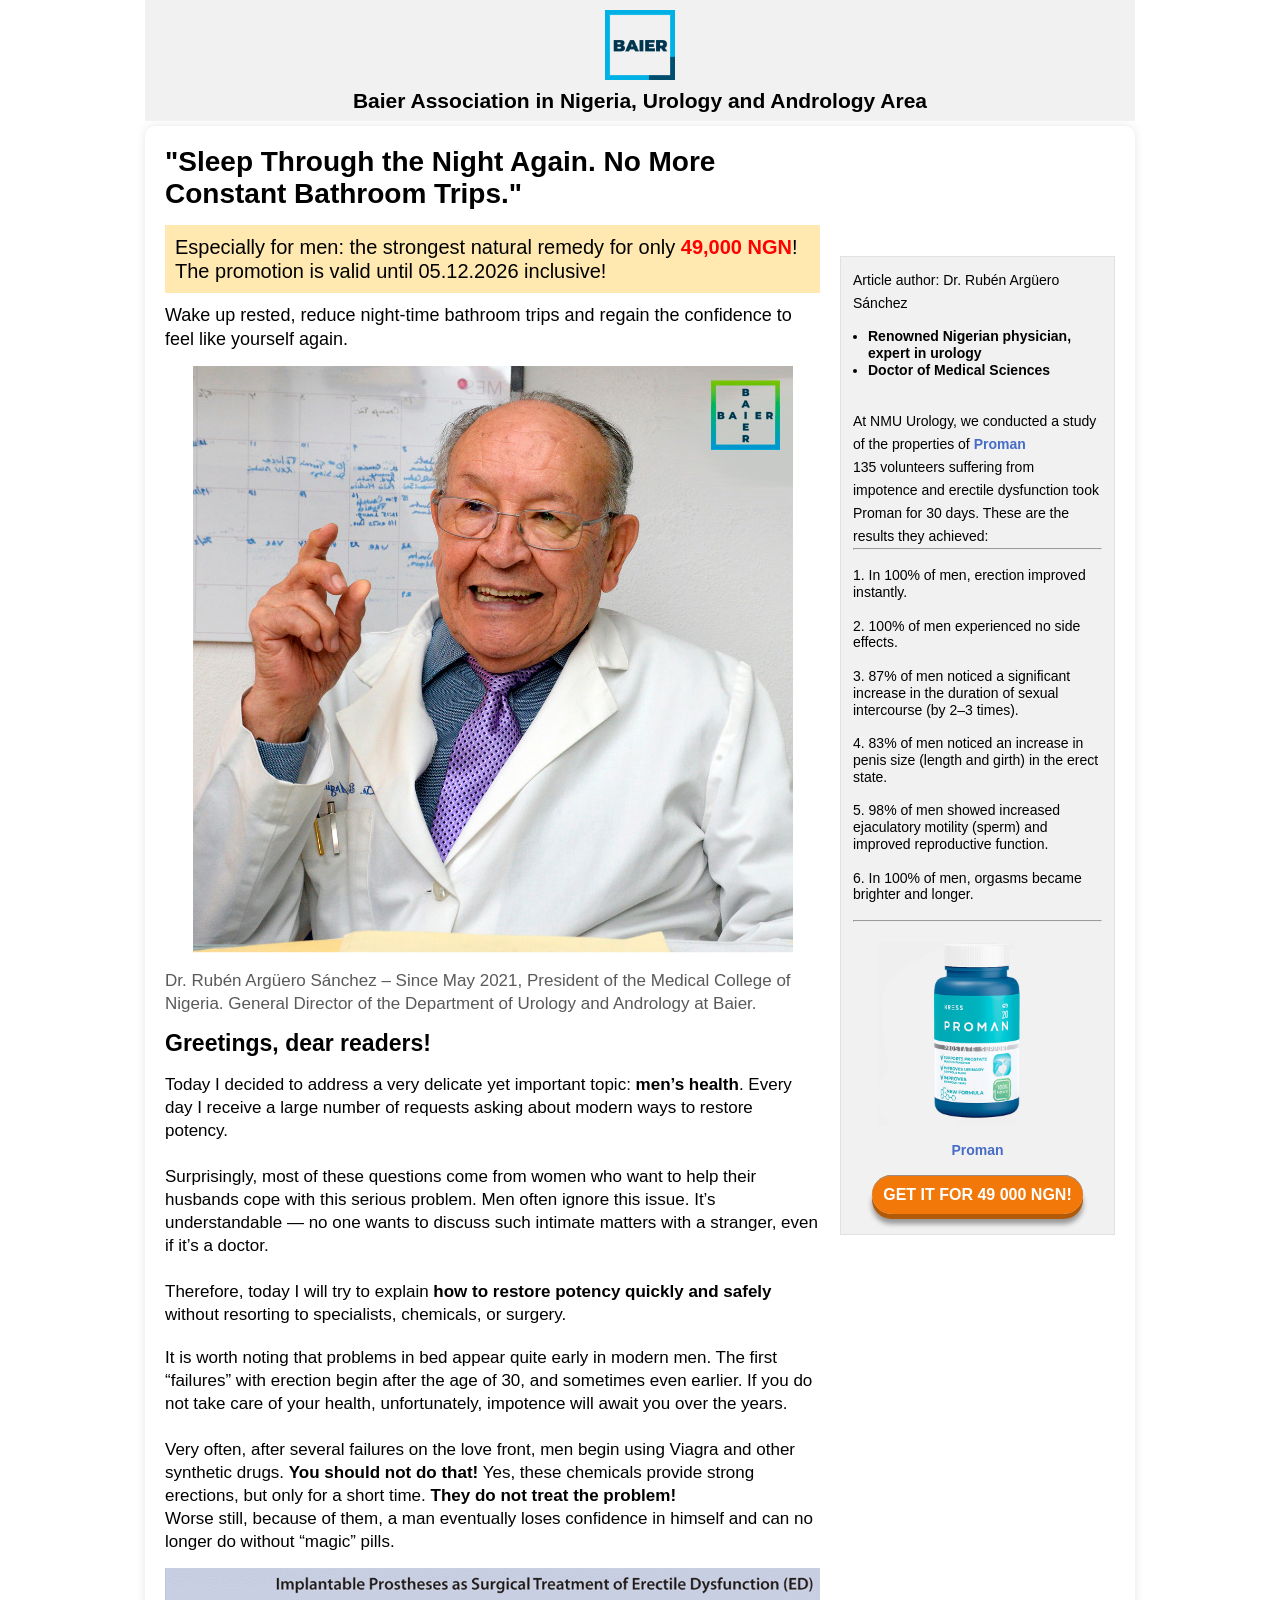
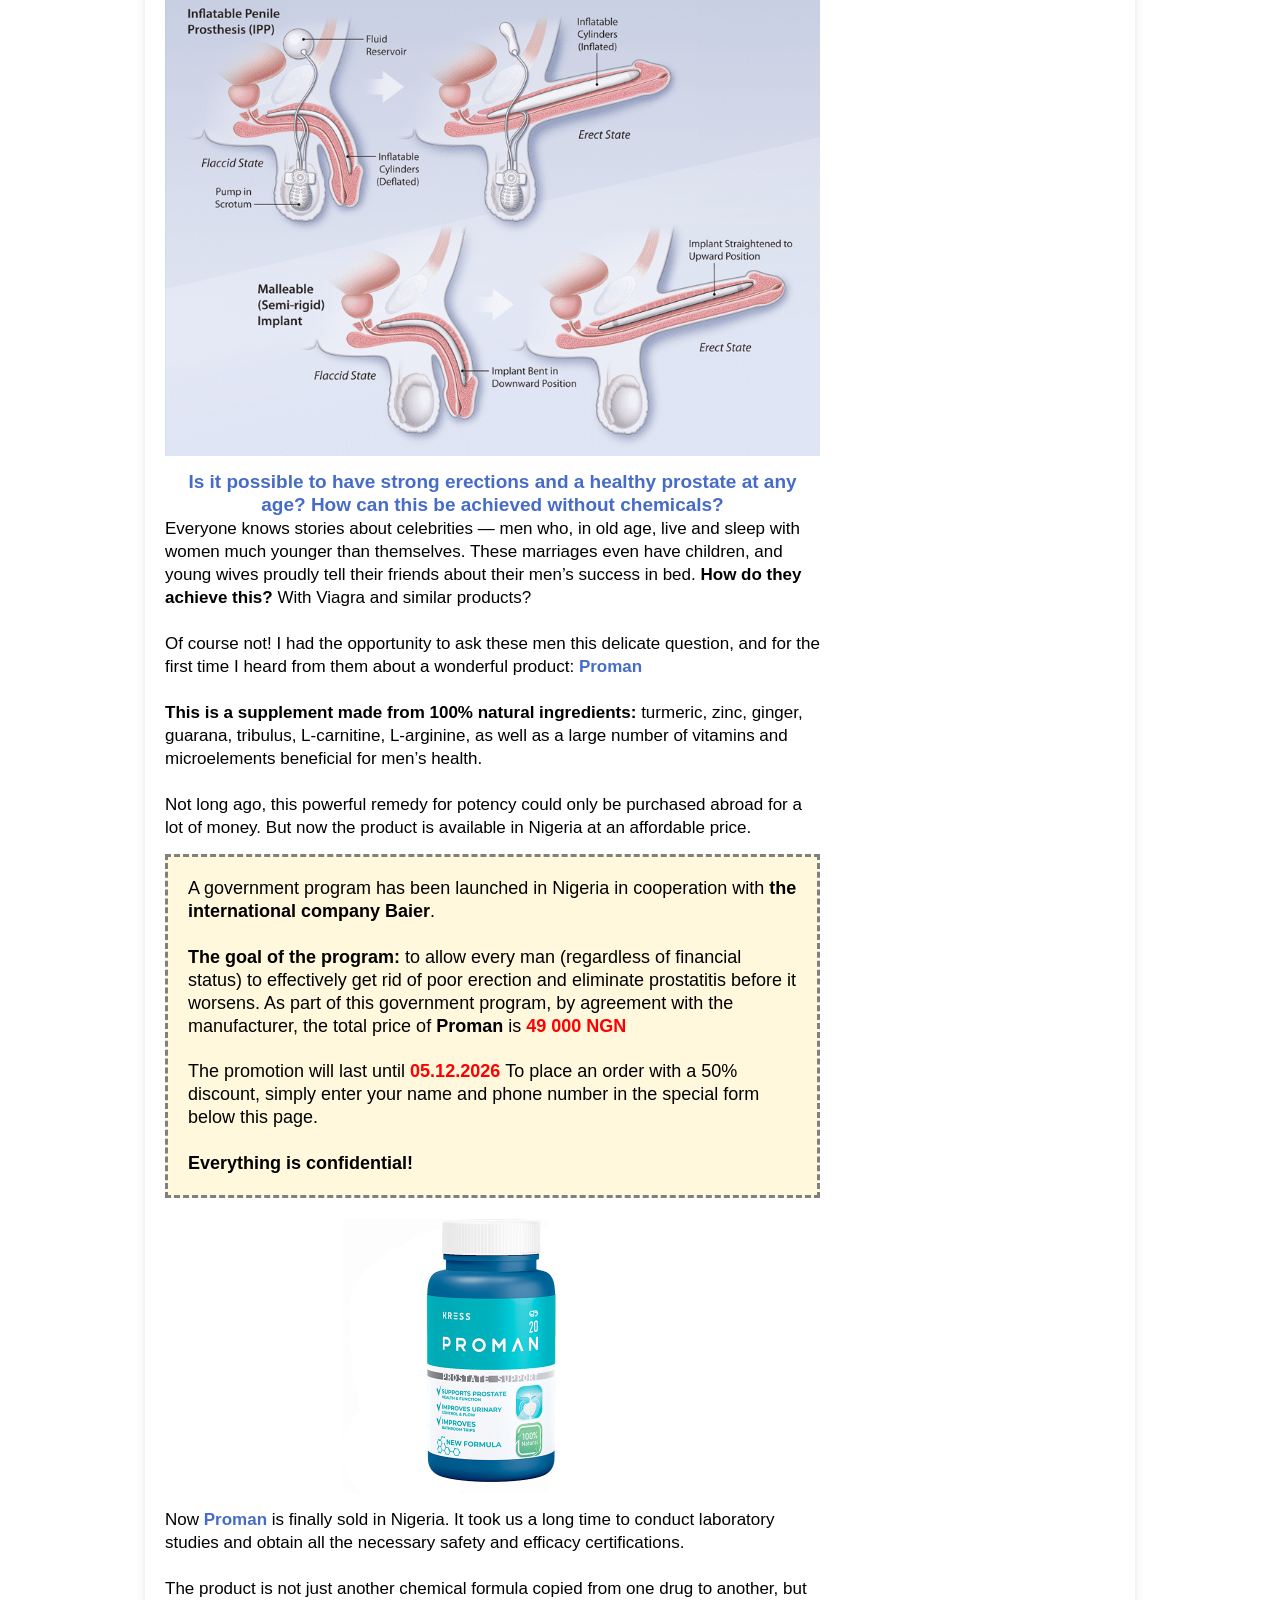
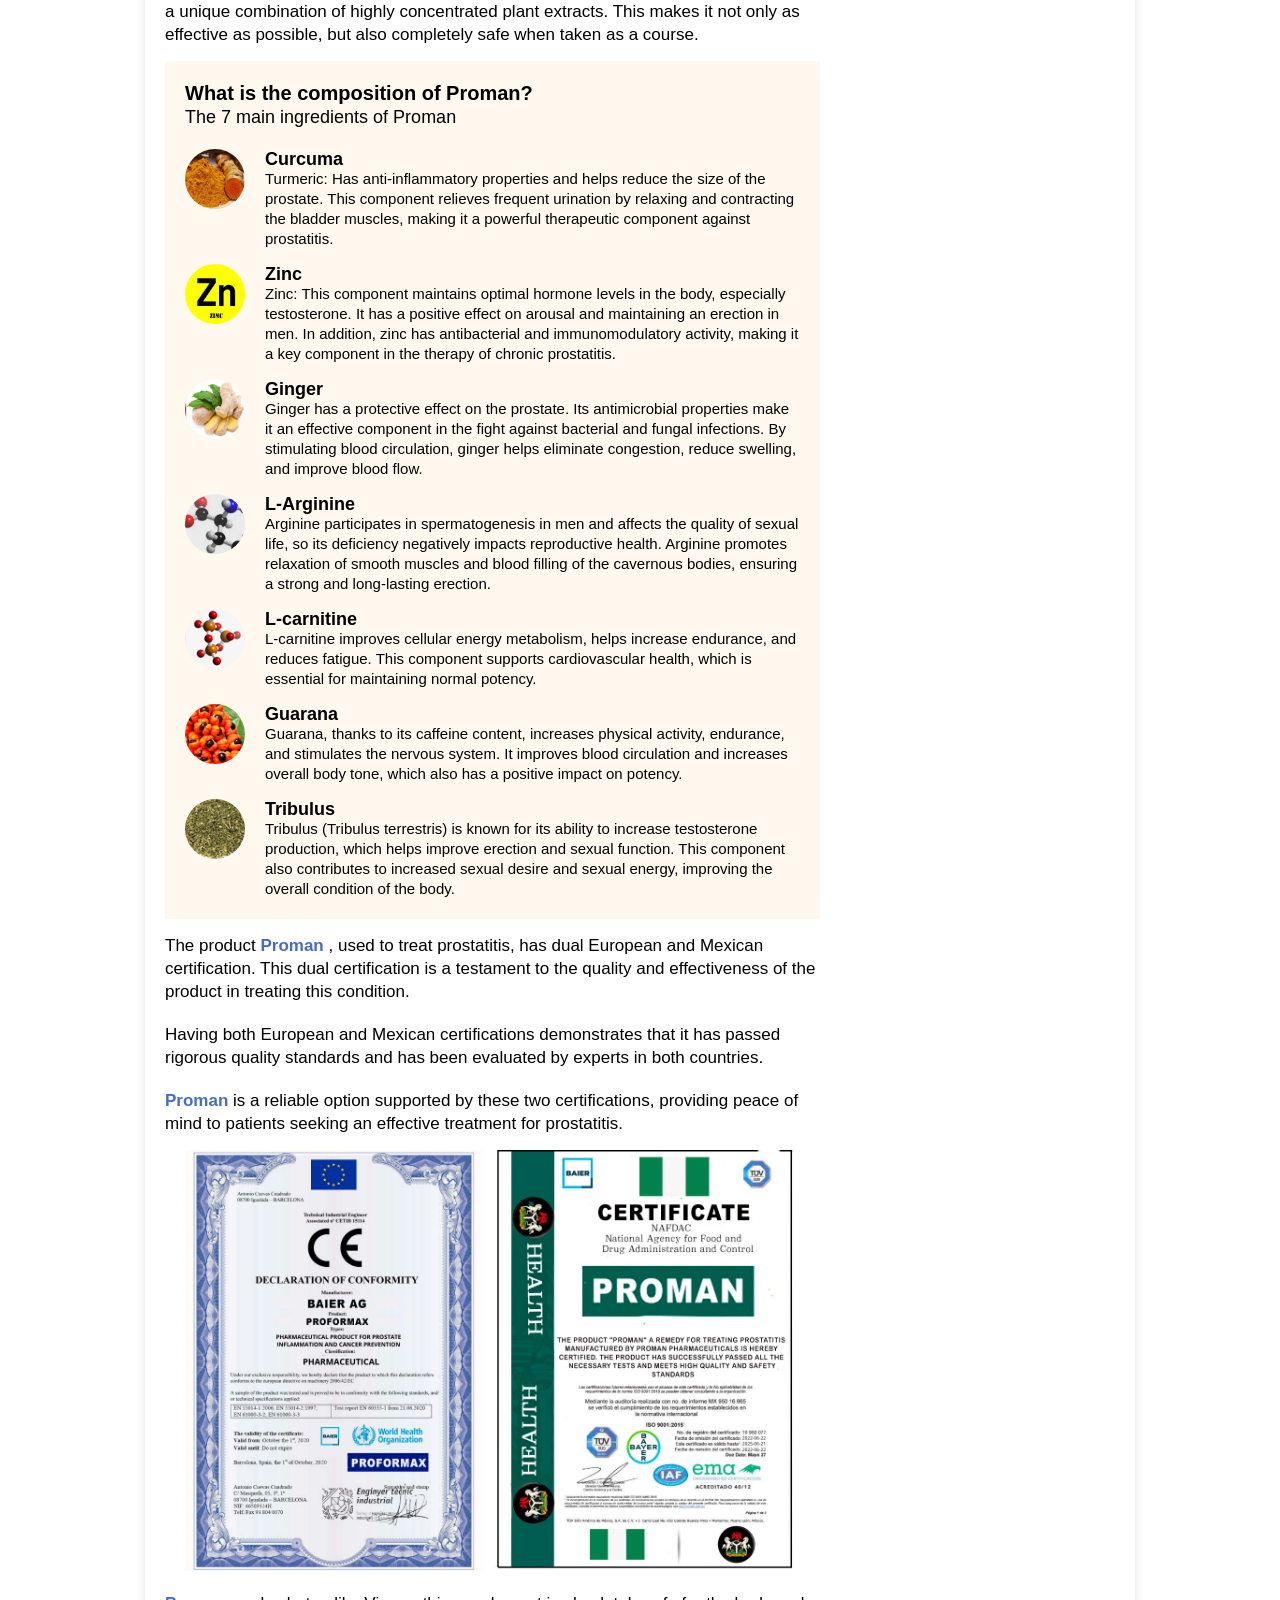
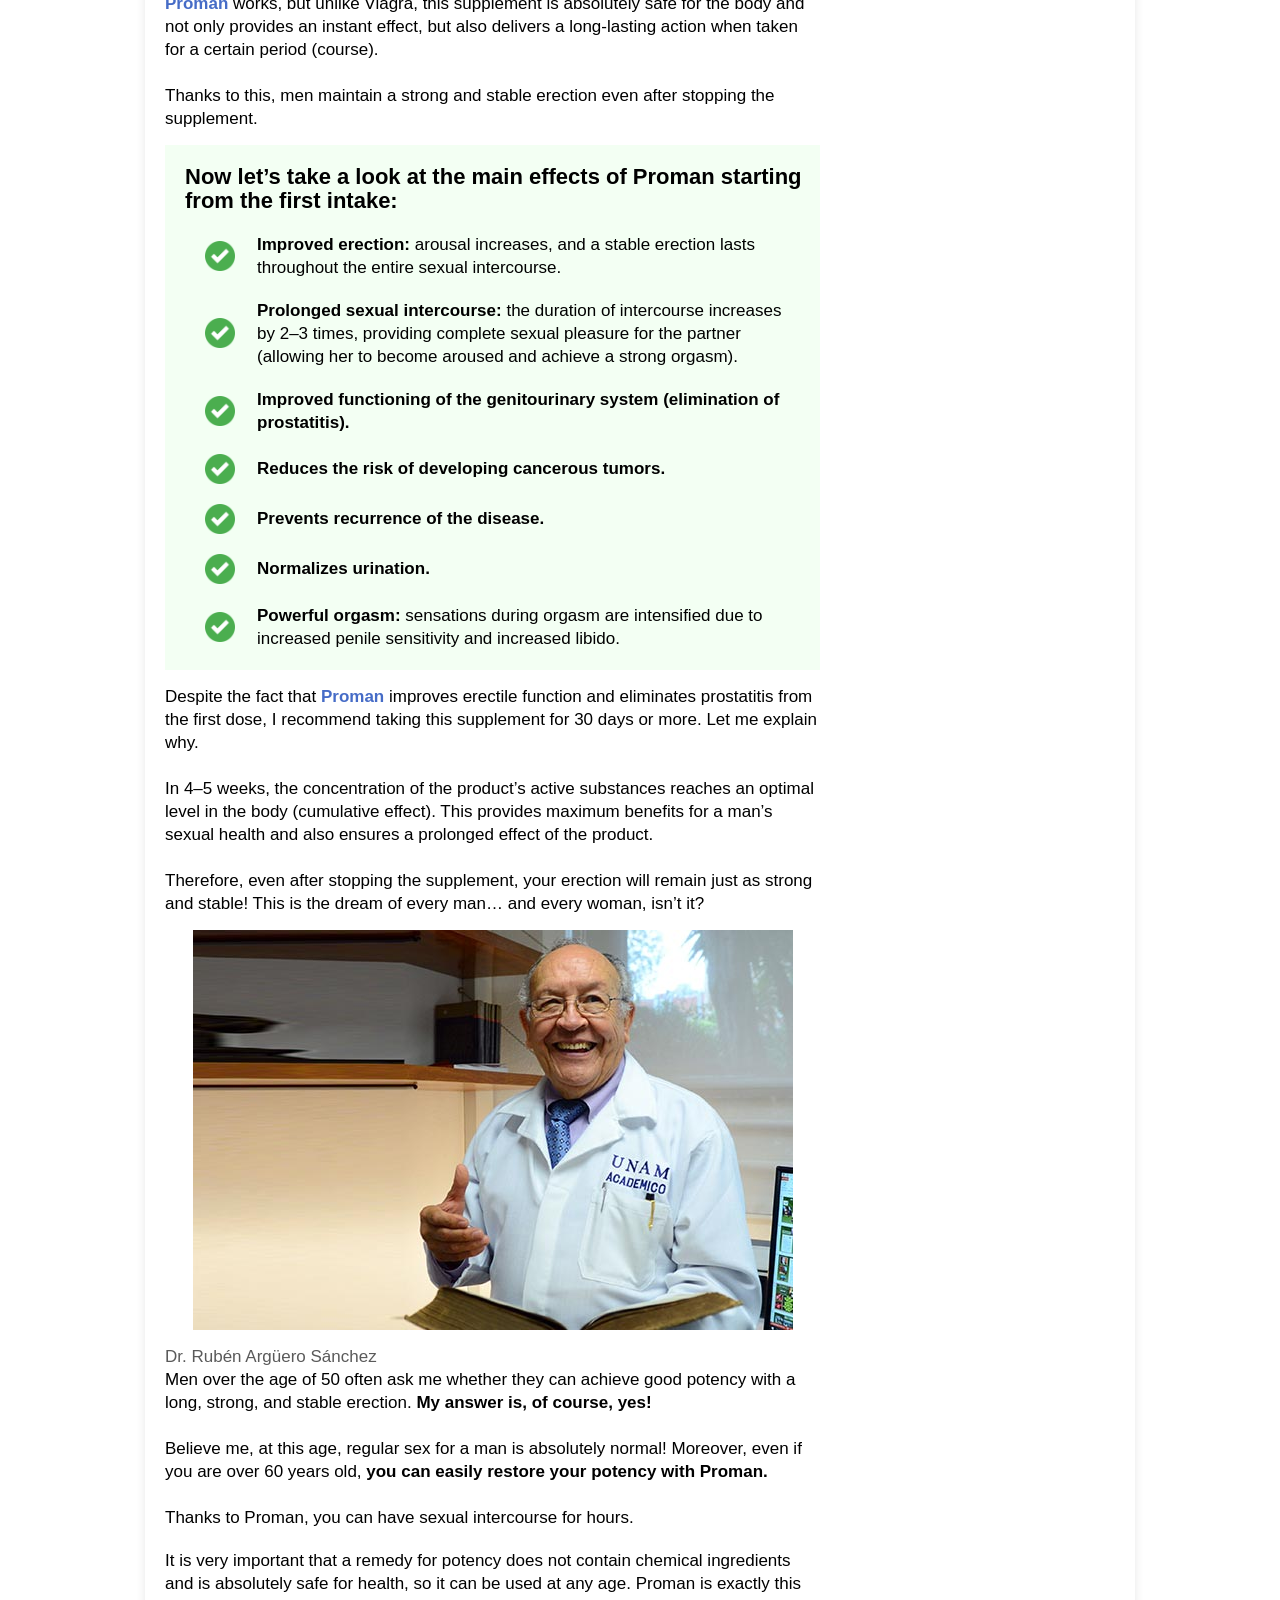
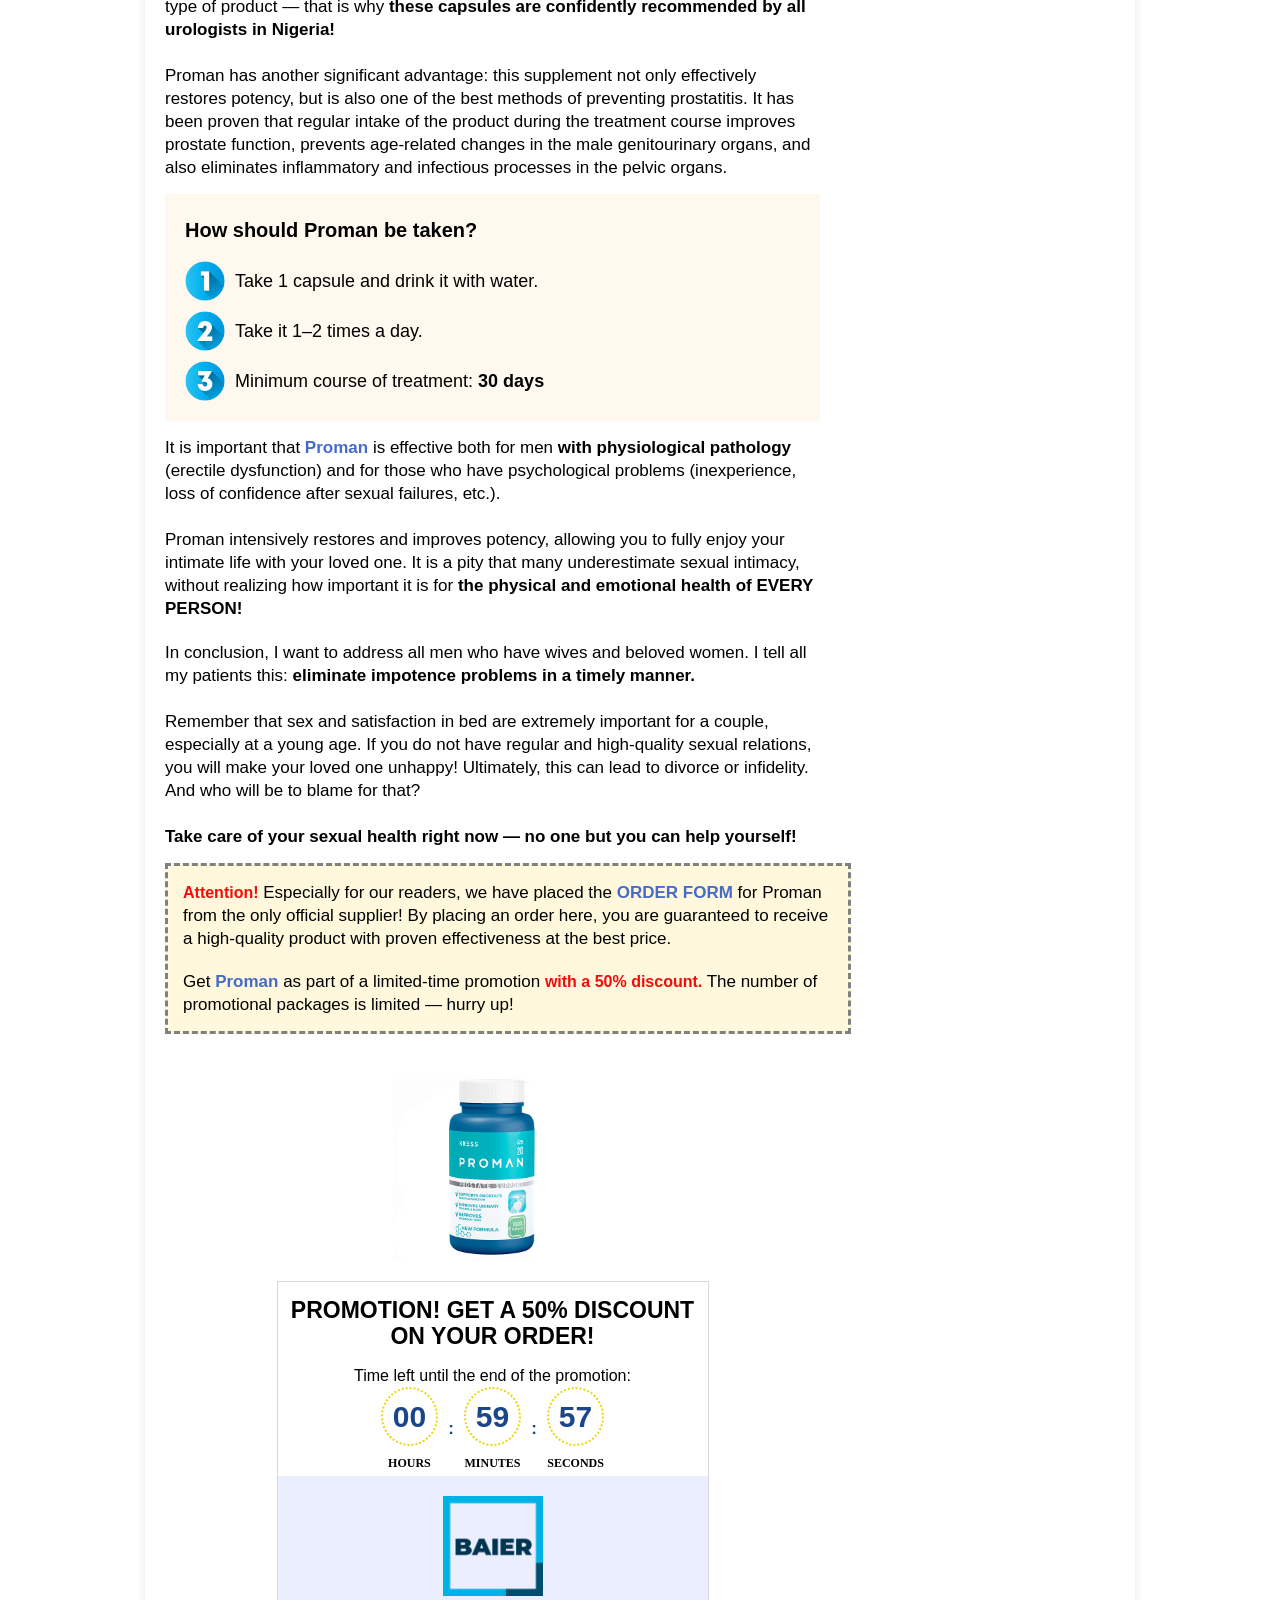
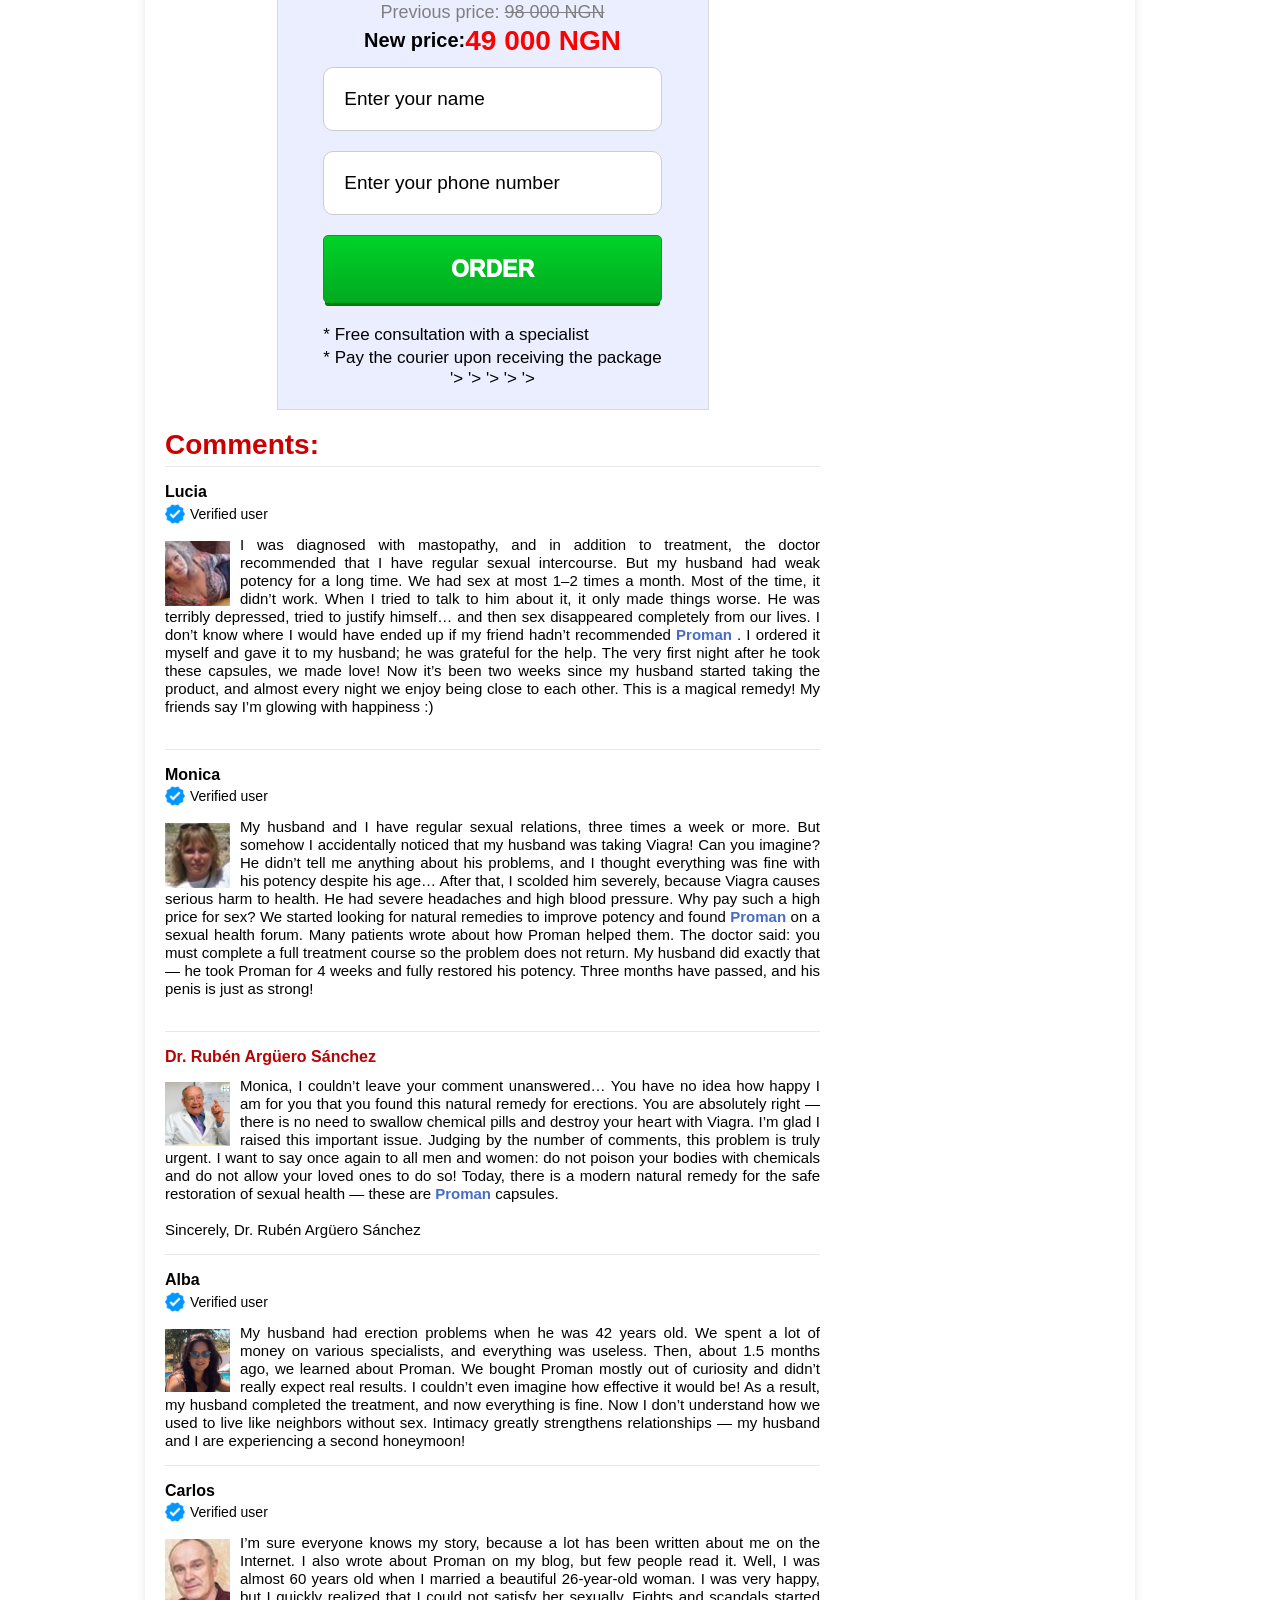
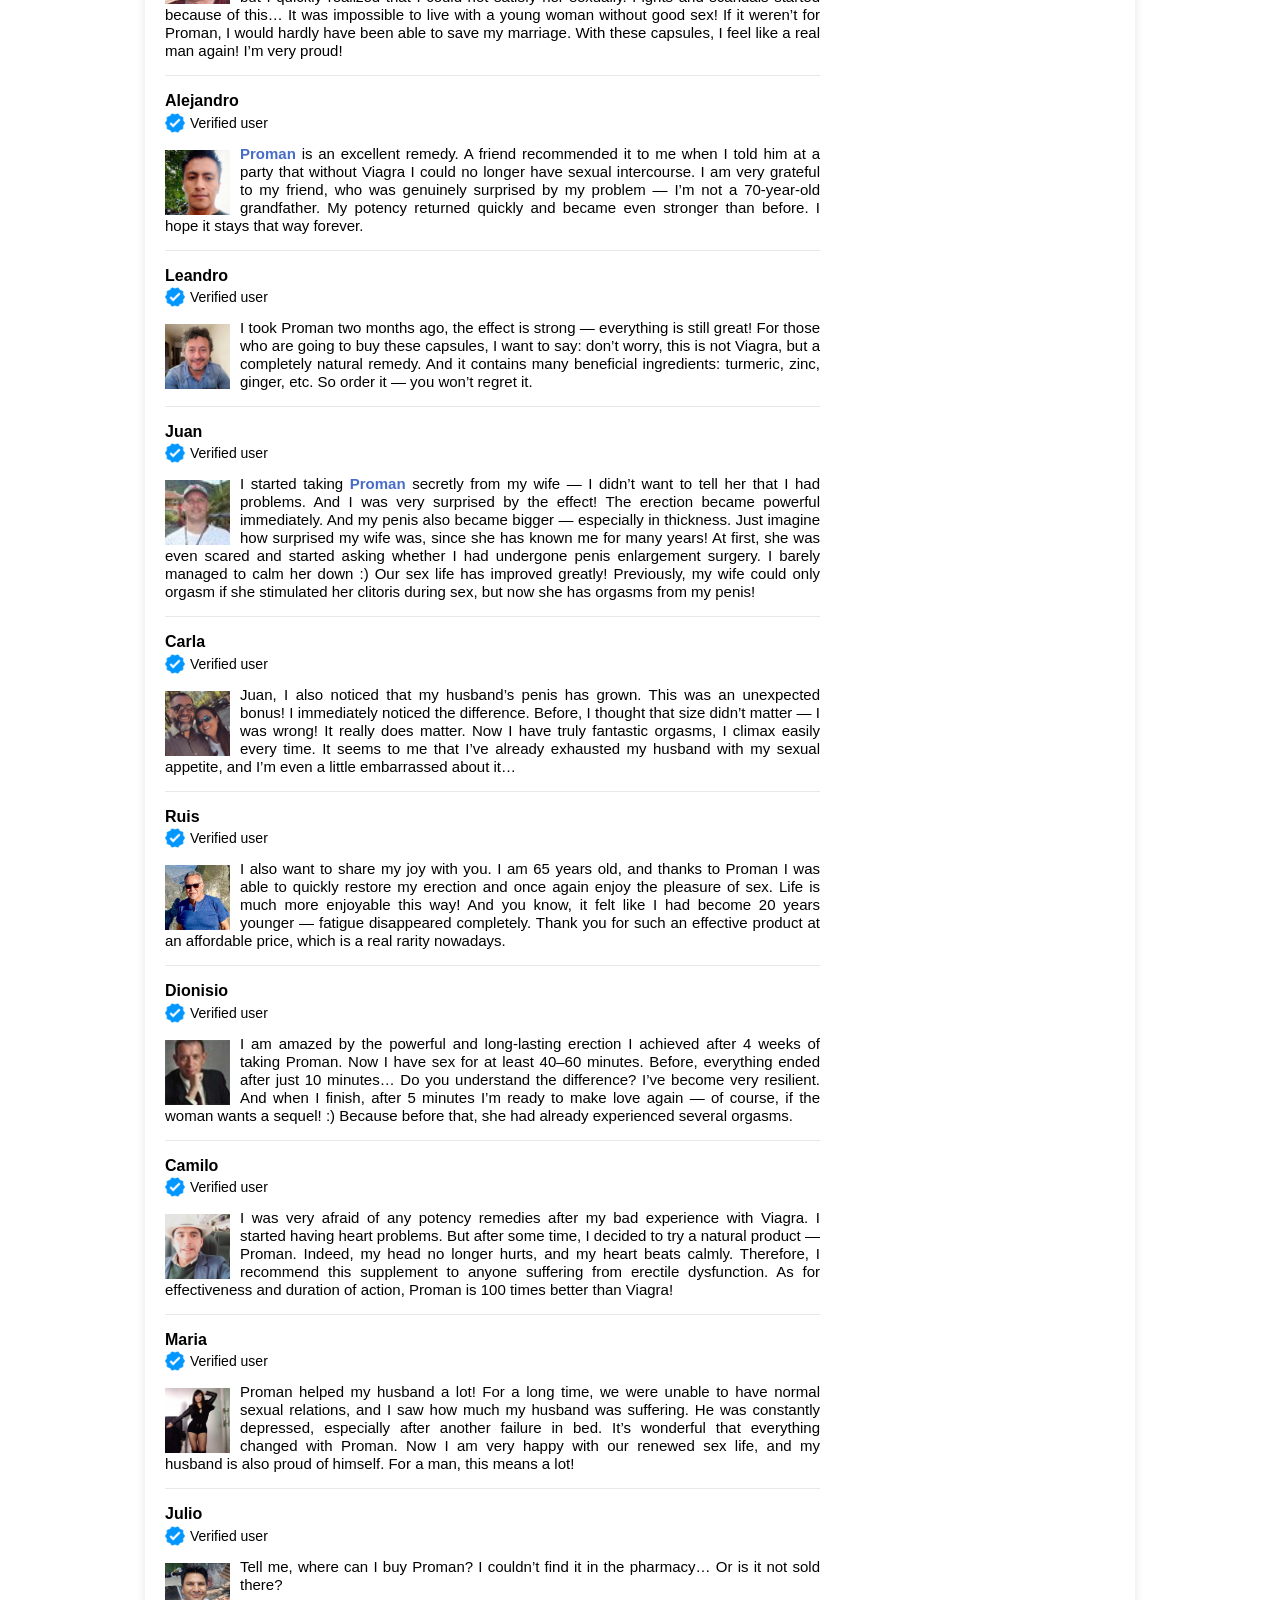
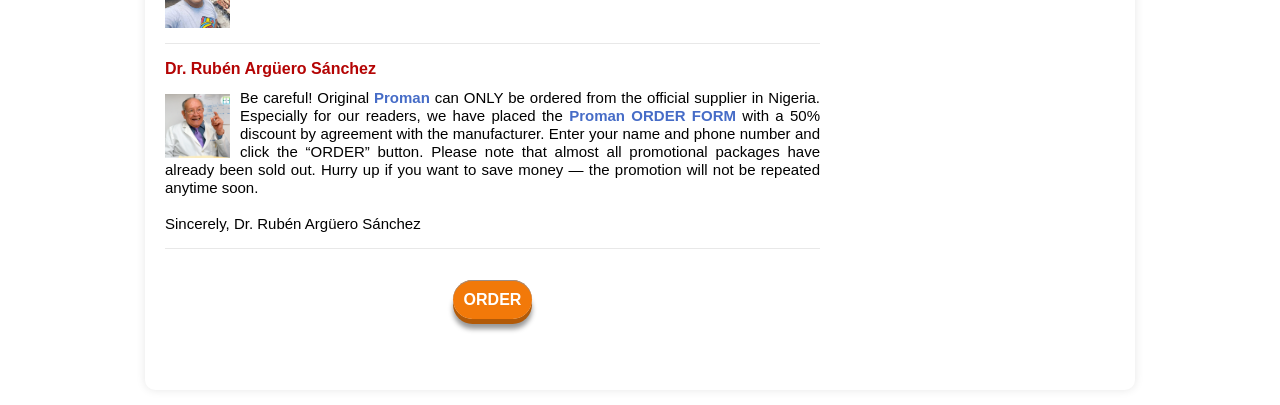
<file: Winner_V1_1/index.html>
<!DOCTYPE html>

<html lang="es">
<head>

<meta http-equiv="Content-Type" content="text/html; charset=UTF-8">
    <title>Proman</title>
    <meta http-equiv="X-UA-Compatible" content="IE=edge">
    <meta name="viewport" content="width=device-width, initial-scale=1">
    <link media="all" href="files/index.css" type="text/css" rel="stylesheet">
    <link media="all" href="files/form.css" type="text/css" rel="stylesheet">
    <link href="files/favicon.svg" rel="shortcut icon" type="image/svg"/>
    <style>
        .hide,
        .flag-dropdown {
            display: none;
        }

        /* обязательно */
        .error-box {
            /* CSS ошибки */
            color: #fff;
            background-color: #DE5042;
            border-radius: 5px;
            text-align: center;
            width: 100%;
            font-size: 14px;line-height: 20px;
            margin: 0 !important;
            z-index: 100;
        }

        input:invalid {
            box-shadow: none;
        }
    </style>	  
	<style>
	
	.err1, .err2, .err3, .err4{
		display: none;
	}
	.error-box {
    color: #fff;
    background-color: #DE5042;
    border-radius: 5px;
    text-align: center;
    width: 95%;
    font-size: 13px;
    line-height: 20px;
    z-index: 100;
    margin: 0 auto 0px;
}


        .hide, .flag-dropdown {
            display: none;
        }

        .error-box {
            color: #fff;
            background-color: #DE5042;
            border-radius: 5px;
            text-align: center;
            font-size: 26px;
            line-height: 35px;
            margin: 5px !important;
            z-index: 100;
        }

        input:invalid {
            box-shadow: none;
        }
        @media (min-width: 769px) {
        .error-box {
            font-size: 13px;
            line-height: 16px;
        }
        }
    </style> 
    <script src="files/jquery-2.2.2.min.js"></script>
</head>

<body data-landing-version="winner-v1-1">
    <div class="container">
        <header>
            <div class="conContent">
               
                <div class="text-header">
                    <img src="files/pharmacy-312139_960_720.png" alt="">
                    <h1>Baier Association in Nigeria, Urology and Andrology Area</h1>
                    
                </div>
            </div>
        </header>
        <div style="margin-top: 5px;" class="content">
            <h1>
               "Sleep Through the Night Again. No More Constant Bathroom Trips."

                <span style="font-size: 20px;font-weight: 500;line-height: 24px; background-color: #ffe9b1; padding: 10px; display: block; margin-top: 15px; color: #000;">
                    Especially for men: the strongest natural remedy for only <span class="new_price_val priceAndLabelForLandingInfoApi">49,000 NGN</span>! The promotion is valid until
                    <script>
                    function addZero(i){if(i<10){i="0"+i} return i}
                    var days=0;
                    var date=new Date();
                    var last=new Date(date.getTime()-(days*24*60*60*1000));
                    var day=addZero(last.getDate());
                    var month=addZero(last.getMonth()+1);
                    var year=last.getFullYear();
                    var sNow=day+"."+month+"."+year;
                    document.write(sNow);
                    </script> inclusive!
                </span>
            </h1>
            <h2>Wake up rested, reduce night-time bathroom trips and regain the confidence to feel like yourself again.</h2>
            <div class="text" id="last">
                <div style="text-align: left; font-weight: 600;">
                    <span style="font-style: italic;">
                        <span style="color: rgb(0, 204, 204);"></span>
                    </span>
                    <div class="content-image" style="text-align: center; display: inline-block; width: 100%;">
                        <img src="files/6297.jpg" alt="">
                    </div>
                    <h4>
                        <p style="color:#5a5a5a"> Dr. Rubén Argüero Sánchez – Since May 2021, President of the Medical College of Nigeria. General Director of the Department of Urology and Andrology at Baier. </p>
                    </h4>
                    <h3>Greetings, dear readers!</h3>
                    <p> Today I decided to address a very delicate yet important topic: <b>men’s health</b>. Every day I receive a large number of requests asking about modern ways to restore potency. <br>
                        <br> Surprisingly, most of these questions come from women who want to help their husbands cope with this serious problem. Men often ignore this issue. It’s understandable — no one wants to discuss such intimate matters with a stranger, even if it’s a doctor. <br>
                        <br> Therefore, today I will try to explain <b>how to restore potency quickly and safely</b> without resorting to specialists, chemicals, or surgery.
                    </p>
                    <br>
                    <p> It is worth noting that problems in bed appear quite early in modern men. The first “failures” with erection begin after the age of 30, and sometimes even earlier. If you do not take care of your health, unfortunately, impotence will await you over the years. <br>
                        <br> Very often, after several failures on the love front, men begin using Viagra and other synthetic drugs. <b>You should not do that!</b> Yes, these chemicals provide strong erections, but only for a short time. <b>They do not treat the problem!</b>
                        <br> Worse still, because of them, a man eventually loses confidence in himself and can no longer do without “magic” pills.
                    </p>
                    <div class="content-image" style="text-align: center; display: inline-block; width: 100%;">
                        <img src="files/cirurgiadisfuncaoeretil-300x276.png" alt="">
                    </div>
                    <br>
                    <div style="text-align: center;">
                        <a href="" class="under-href" style="font-size: 19px;"> Is it possible to have strong erections and a healthy prostate at any age? How can this be achieved without chemicals? </a>
                    </div>
                    <p> Everyone knows stories about celebrities — men who, in old age, live and sleep with women much younger than themselves. These marriages even have children, and young wives proudly tell their friends about their men’s success in bed. <b>How do they achieve this?</b> With Viagra and similar products? <br>
                        <br> Of course not! I had the opportunity to ask these men this delicate question, and for the first time I heard from them about a wonderful product: <a href="" class="under-href">
                            <b>Proman</b>
                        </a>
                        <br>
                        <br>
                        <b>This is a supplement made from 100% natural ingredients:</b> turmeric, zinc, ginger, guarana, tribulus, L-carnitine, L-arginine, as well as a large number of vitamins and microelements beneficial for men’s health. <br>
                        <br> Not long ago, this powerful remedy for potency could only be purchased abroad for a lot of money. But now the product is available in Nigeria at an affordable price.
                    </p>
                    <div class="yourChance">
                        <p> A government program has been launched in Nigeria in cooperation with <b>the international company Baier</b>. <br>
                            <br>
                            <b>The goal of the program:</b> to allow every man (regardless of financial status) to effectively get rid of poor erection and eliminate prostatitis before it worsens. As part of this government program, by agreement with the manufacturer, the total price of <b>Proman</b> is <span class="new_price_val priceAndLabelForLandingInfoApi">49 000 NGN</span>
                        </p>
                        <br>
                        <p> The promotion will last until <span>
                                <script>
                                    function addZero(i) {
                                        if (i < 10) {
                                            i = "0" + i
                                        }
                                        return i
                                    }
                                    var days = 0;
                                    var date = new Date();
                                    var last = new Date(date.getTime() - (days * 24 * 60 * 60 * 1000));
                                    var day = addZero(last.getDate());
                                    var month = addZero(last.getMonth() + 1);
                                    var year = last.getFullYear();
                                    var sNow = day + "." + month + "." + year;
                                    document.write(sNow);
                                </script>
                            </span> To place an order with a 50% discount, simply enter your name and phone number in the special form below this page. <br>
                            <br>
                            <b>Everything is confidential!</b>
                        </p>
                    </div>
                    <div class="content-product" style="text-align: center; display: inline-block; width: 100%;">
                        <img src="prod.png" alt="">
                    </div>
                    <p> Now <a href="" class="under-href">
                            <b>Proman</b>
                        </a> is finally sold in Nigeria. It took us a long time to conduct laboratory studies and obtain all the necessary safety and efficacy certifications. <br>
                        <br> The product is not just another chemical formula copied from one drug to another, but a unique combination of highly concentrated plant extracts. This makes it not only as effective as possible, but also completely safe when taken as a course.
                    </p>
                    <div class="sostav">
                        <h1>What is the composition of Proman?</h1>
                        <h2>The 7 main ingredients of Proman</h2>
                        <ul>
                            <li>
                                <img src="files/s1.jpg">
                                <p>
                                    <span>Curcuma</span> Turmeric: Has anti-inflammatory properties and helps reduce the size of the prostate. This component relieves frequent urination by relaxing and contracting the bladder muscles, making it a powerful therapeutic component against prostatitis.
                                </p>
                            </li>
                            <li>
                                <img src="files/s2.jpg">
                                <p>
                                    <span>Zinc</span> Zinc: This component maintains optimal hormone levels in the body, especially testosterone. It has a positive effect on arousal and maintaining an erection in men. In addition, zinc has antibacterial and immunomodulatory activity, making it a key component in the therapy of chronic prostatitis.
                                </p>
                            </li>
                            <li>
                                <img src="files/s3.jpg">
                                <p>
                                    <span>Ginger</span> Ginger has a protective effect on the prostate. Its antimicrobial properties make it an effective component in the fight against bacterial and fungal infections. By stimulating blood circulation, ginger helps eliminate congestion, reduce swelling, and improve blood flow.
                                </p>
                            </li>
                            <li>
                                <img src="files/s4.jpg">
                                <p>
                                    <span>L-Arginine</span> Arginine participates in spermatogenesis in men and affects the quality of sexual life, so its deficiency negatively impacts reproductive health. Arginine promotes relaxation of smooth muscles and blood filling of the cavernous bodies, ensuring a strong and long-lasting erection.
                                </p>
                            </li>
                            <li>
                                <img src="files/s5.jpg">
                                <p>
                                    <span>L-carnitine</span> L-carnitine improves cellular energy metabolism, helps increase endurance, and reduces fatigue. This component supports cardiovascular health, which is essential for maintaining normal potency.
                                </p>
                            </li>
                            <li>
                                <img src="files/s6.jpg">
                                <p>
                                    <span>Guarana</span> Guarana, thanks to its caffeine content, increases physical activity, endurance, and stimulates the nervous system. It improves blood circulation and increases overall body tone, which also has a positive impact on potency.
                                </p>
                            </li>
                            <li class="li-mar">
                                <img src="files/s7.jpg">
                                <p>
                                    <span>Tribulus</span> Tribulus (Tribulus terrestris) is known for its ability to increase testosterone production, which helps improve erection and sexual function. This component also contributes to increased sexual desire and sexual energy, improving the overall condition of the body.
                                </p>
                            </li>
                        </ul>
                    </div>
                    <p> The product <a href="" class="under-href">
                            <b>Proman</b>
                        </a>, used to treat prostatitis, has dual European and Mexican certification. This dual certification is a testament to the quality and effectiveness of the product in treating this condition. </p>
                    <br>
                    <p> Having both European and Mexican certifications demonstrates that it has passed rigorous quality standards and has been evaluated by experts in both countries. </p>
                    <br>
                    <p>
                        <a href="" class="under-href">
                            <b>Proman</b>
                        </a> is a reliable option supported by these two certifications, providing peace of mind to patients seeking an effective treatment for prostatitis.
                    </p>
                    <div class="img-top" style="text-align: center; display: inline-block; width: 100%;">
                        <img src="files/seka.jpg" alt="">
                    </div>
                    <br>
                    <br>
                    <p>
                        <a href="" class="under-href">
                            <b>Proman</b>
                        </a> works, but unlike Viagra, this supplement is absolutely safe for the body and not only provides an instant effect, but also delivers a long-lasting action when taken for a certain period (course). <br>
                        <br> Thanks to this, men maintain a strong and stable erection even after stopping the supplement.
                    </p>
                    <div class="effects">
                        <h1>Now let’s take a look at the main effects of Proman starting from the first intake:</h1>
                        <ul>
                            <li>
                                <img src="files/accept.png">
                                <p>
                                    <span>Improved erection:</span> arousal increases, and a stable erection lasts throughout the entire sexual intercourse.
                                </p>
                            </li>
                            <li>
                                <img src="files/accept.png">
                                <p>
                                    <span>Prolonged sexual intercourse:</span> the duration of intercourse increases by 2–3 times, providing complete sexual pleasure for the partner (allowing her to become aroused and achieve a strong orgasm).
                                </p>
                            </li>
                            <li>
                                <img src="files/accept.png">
                                <p>
                                    <span>Improved functioning of the genitourinary system (elimination of prostatitis).</span>
                                </p>
                            </li>
                            <li>
                                <img src="files/accept.png">
                                <p>
                                    <span>Reduces the risk of developing cancerous tumors.</span>
                                </p>
                            </li>
                            <li>
                                <img src="files/accept.png">
                                <p>
                                    <span>Prevents recurrence of the disease.</span>
                                </p>
                            </li>
                            <li>
                                <img src="files/accept.png">
                                <p>
                                    <span>Normalizes urination.</span>
                                </p>
                            </li>
                            <li class="li-mar">
                                <img src="files/accept.png">
                                <p class="p-bot">
                                    <span>Powerful orgasm:</span> sensations during orgasm are intensified due to increased penile sensitivity and increased libido.
                                </p>
                            </li>
                        </ul>
                    </div>
                    <p> Despite the fact that <a href="" class="under-href">
                            <b>Proman</b>
                        </a> improves erectile function and eliminates prostatitis from the first dose, I recommend taking this supplement for 30 days or more. Let me explain why. <br>
                        <br> In 4–5 weeks, the concentration of the product’s active substances reaches an optimal level in the body (cumulative effect). This provides maximum benefits for a man’s sexual health and also ensures a prolonged effect of the product. <br>
                        <br> Therefore, even after stopping the supplement, your erection will remain just as strong and stable! This is the dream of every man… and every woman, isn’t it?
                    </p>
                    <div class="img-top" style="text-align: center; display: inline-block; width: 100%;">
                        <img src="files/T6PNHCCZ.jpg" alt="">
                        <p style="color:#5a5a5a; margin-top:15px;">Dr. Rubén Argüero Sánchez</p>
                    </div>
                    <p> Men over the age of 50 often ask me whether they can achieve good potency with a long, strong, and stable erection. <b>My answer is, of course, yes!</b>
                        <br>
                        <br> Believe me, at this age, regular sex for a man is absolutely normal! Moreover, even if you are over 60 years old, <b>you can easily restore your potency with Proman.</b>
                        <br>
                        <br> Thanks to Proman, you can have sexual intercourse for hours.
                    </p>
                    <br>
                    <p> It is very important that a remedy for potency does not contain chemical ingredients and is absolutely safe for health, so it can be used at any age. Proman is exactly this type of product — that is why <b>these capsules are confidently recommended by all urologists in Nigeria!</b>
                        <br>
                        <br> Proman has another significant advantage: this supplement not only effectively restores potency, but is also one of the best methods of preventing prostatitis. It has been proven that regular intake of the product during the treatment course improves prostate function, prevents age-related changes in the male genitourinary organs, and also eliminates inflammatory and infectious processes in the pelvic organs.
                    </p>
                    <div class="priem">
                        <h1>How should Proman be taken?</h1>
                        <ul>
                            <li>
                                <img src="files/p1.png">
                                <p>Take 1 capsule and drink it with water.</p>
                            </li>
                            <li>
                                <img src="files/p2.png">
                                <p>Take it 1–2 times a day.</p>
                            </li>
                            <li class="li-mar">
                                <img src="files/p3.png">
                                <p>Minimum course of treatment: <span>30 days</span>
                                </p>
                            </li>
                        </ul>
                    </div>
                    <p> It is important that <a href="" class="under-href">
                            <b>Proman</b>
                        </a> is effective both for men <b>with physiological pathology</b> (erectile dysfunction) and for those who have psychological problems (inexperience, loss of confidence after sexual failures, etc.). <br>
                        <br> Proman intensively restores and improves potency, allowing you to fully enjoy your intimate life with your loved one. It is a pity that many underestimate sexual intimacy, without realizing how important it is for <b>the physical and emotional health of EVERY PERSON!</b>
                    </p>
                    <br>
                    <p> In conclusion, I want to address all men who have wives and beloved women. I tell all my patients this: <b>eliminate impotence problems in a timely manner.</b>
                        <br>
                        <br> Remember that sex and satisfaction in bed are extremely important for a couple, especially at a young age. If you do not have regular and high-quality sexual relations, you will make your loved one unhappy! Ultimately, this can lead to divorce or infidelity. And who will be to blame for that? <br>
                        <br>
                        <b>Take care of your sexual health right now — no one but you can help yourself!</b>
                    </p>
                </div>
                <div class="block2">
                    <p>
                        <span class="red">Attention!</span> Especially for our readers, we have placed the <a href="" class="under-href">ORDER FORM</a> for Proman from the only official supplier! By placing an order here, you are guaranteed to receive a high-quality product with proven effectiveness at the best price.
                    </p>
                    <br>
                    <p> Get <a href="" class="under-href">Proman</a> as part of a limited-time promotion <span class="red">with a 50% discount.</span> The number of promotional packages is limited — hurry up! </p>
                </div>
                <br>
                <br>
                <div style="margin-top: -20px;" class="conteinerCenter">
                    <div style="text-align: center; display: inline-block; width: 100%;">
                        <br>
                        <a href="">
                            <img class="form-img" src="prod.png" alt="">
                        </a>
                    </div>
                    <div class="maxB" style="width:100%">
                        <br>
                        <div style="text-align: center;">
                            <div class="form action__form">
                                <h3 class="form__title"> PROMOTION! GET A 50% DISCOUNT ON YOUR ORDER! </h3>
                                <p class="form__text"> Time left until the end of the promotion: </p>
                                <div class="timer">
                                    <div class="hour">
                                        <div class="hms" id="h">00</div>
                                        <div class="timer_text">HOURS</div>
                                    </div> : <div class="minute">
                                        <div class="hms" id="m">49</div>
                                        <div class="timer_text">MINUTES</div>
                                    </div> : <div class="second">
                                        <div class="hms" id="s">47</div>
                                        <div class="timer_text">SECONDS</div>
                                    </div>
                                </div>
                                <div class="form-wrapper">
                                    <img src="files/pharmacy-312139_960_720.png" alt="" width="100px">
                                    <div class="prices" id="form__block">
                                        <p> Previous price: <span class="oldprice">
                                                <span class="oldPriceAndLabelForLandingInfoApi"> 98 000 NGN </span>
                                            </span>
                                        </p>
                                        <p> New price: <span class="newprice">
                                                <span class="priceAndLabelForLandingInfoApi"> 49 000 NGN </span>
                                            </span>
                                        </p>
                                    </div>
                                    <form action="lemon.php" method="post" id="form" class="orderForm">
                                        <div class="input-group tooltip-hide">
                                            <input class="form__input" type="text" name="name" id="name2" placeholder="Enter your name" required="" value="">
                                        </div>
                                        <div class="input-group tooltip-hide">
                                            <input class="form__input  mob1 val2" type="tel" name="phone" id="phone2" placeholder="Enter your phone number" required="" maxlength="" minlength="" value="">
                                        </div>
                                        <button class="form__btn sub2" type="submit" name="button">ORDER</button>
                                        <p>* Free consultation with a specialist</p>
                                        <p>* Pay the courier upon receiving the package</p>
                                        <input type='hidden' name='utm_source' value='<?= $_GET['utm_source'];?>'>
                                        <input type='hidden' name='utm_content' value='<?= $_GET['utm_content'];?>'>
                                        <input type='hidden' name='utm_campaign' value='<?= $_GET['utm_campaign'];?>'>
                                        <input type='hidden' name='utm_term' value='<?= $_GET['utm_term'];?>'>
                                        <input type='hidden' name='utm_medium' value='<?= $_GET['utm_medium'];?>'>                
                                        <input type='hidden' name='clickid' value='{subid}'>
                                    </form>
                                </div>
                            </div>
                        </div>
                    </div>
                    <br>
                </div>
                <div id="comments">
                    <br>
                    <h1> Comments: </h1>
                    <div class="comment">
                        <span class="text1">Lucia</span>
                        <div class="verified">
                            <p>
                                <img src="files/verif.png">Verified user
                            </p>
                        </div>
                        <span class="text2"></span>
                        <div class="text3">
                            <img src="files/foto1.jpg" style="float: left; padding-right: 10px;" alt="img">
                            <div class="txtCom"> I was diagnosed with mastopathy, and in addition to treatment, the doctor recommended that I have regular sexual intercourse. But my husband had weak potency for a long time. We had sex at most 1–2 times a month. Most of the time, it didn’t work. When I tried to talk to him about it, it only made things worse. He was terribly depressed, tried to justify himself… and then sex disappeared completely from our lives. I don’t know where I would have ended up if my friend hadn’t recommended <a href="" class="under-href">
                                    <b>Proman</b>
                                </a>. I ordered it myself and gave it to my husband; he was grateful for the help. The very first night after he took these capsules, we made love! Now it’s been two weeks since my husband started taking the product, and almost every night we enjoy being close to each other. This is a magical remedy! My friends say I’m glowing with happiness :) </div>
                            <br>
                        </div>
                    </div>
                    <div class="comment">
                        <span class="text1">Monica</span>
                        <div class="verified">
                            <p>
                                <img src="files/verif.png">Verified user
                            </p>
                        </div>
                        <span class="text2"></span>
                        <div class="text3">
                            <img src="files/foto2.jpg" style="float: left; padding-right: 10px;" alt="img">
                            <div class="txtCom"> My husband and I have regular sexual relations, three times a week or more. But somehow I accidentally noticed that my husband was taking Viagra! Can you imagine? He didn’t tell me anything about his problems, and I thought everything was fine with his potency despite his age… After that, I scolded him severely, because Viagra causes serious harm to health. He had severe headaches and high blood pressure. Why pay such a high price for sex? We started looking for natural remedies to improve potency and found <a href="" class="under-href">
                                    <b>Proman</b>
                                </a> on a sexual health forum. Many patients wrote about how Proman helped them. The doctor said: you must complete a full treatment course so the problem does not return. My husband did exactly that — he took Proman for 4 weeks and fully restored his potency. Three months have passed, and his penis is just as strong! </div>
                            <br>
                        </div>
                    </div>
                    <div class="comment">
                        <span class="text1" style="color: rgb(180, 4, 4);">Dr. Rubén Argüero Sánchez</span>
                        <span class="text2"></span>
                        <div class="text3">
                            <img src="files/images-icon.png" style="float: left; padding-right: 10px;" alt=""> Monica, I couldn’t leave your comment unanswered… You have no idea how happy I am for you that you found this natural remedy for erections. You are absolutely right — there is no need to swallow chemical pills and destroy your heart with Viagra. I’m glad I raised this important issue. Judging by the number of comments, this problem is truly urgent. I want to say once again to all men and women: do not poison your bodies with chemicals and do not allow your loved ones to do so! Today, there is a modern natural remedy for the safe restoration of sexual health — these are <a href="" class="under-href">
                                <b>Proman</b>
                            </a> capsules. <br>
                            <br> Sincerely, Dr. Rubén Argüero Sánchez
                        </div>
                    </div>
                    <div class="comment">
                        <span class="text1">Alba</span>
                        <div class="verified">
                            <p>
                                <img src="files/verif.png">Verified user
                            </p>
                        </div>
                        <span class="text2"></span>
                        <div class="text3">
                            <script src="files/boostropsdn-jquery.js"></script>
                            <img src="files/foto5.jpg" style="float: left; padding-right: 10px;" alt=""> My husband had erection problems when he was 42 years old. We spent a lot of money on various specialists, and everything was useless. Then, about 1.5 months ago, we learned about Proman. We bought Proman mostly out of curiosity and didn’t really expect real results. I couldn’t even imagine how effective it would be! As a result, my husband completed the treatment, and now everything is fine. Now I don’t understand how we used to live like neighbors without sex. Intimacy greatly strengthens relationships — my husband and I are experiencing a second honeymoon!
                        </div>
                    </div>
                    <div class="comment">
                        <span class="text1">Carlos</span>
                        <div class="verified">
                            <p>
                                <img src="files/verif.png">Verified user
                            </p>
                        </div>
                        <span class="text2"></span>
                        <div class="text3">
                            <img src="files/foto6.jpg" style="float: left; padding-right: 10px;" alt=""> I’m sure everyone knows my story, because a lot has been written about me on the Internet. I also wrote about Proman on my blog, but few people read it. Well, I was almost 60 years old when I married a beautiful 26-year-old woman. I was very happy, but I quickly realized that I could not satisfy her sexually. Fights and scandals started because of this… It was impossible to live with a young woman without good sex! If it weren’t for Proman, I would hardly have been able to save my marriage. With these capsules, I feel like a real man again! I’m very proud!
                        </div>
                    </div>
                    <div class="comment">
                        <span class="text1">Alejandro</span>
                        <div class="verified">
                            <p>
                                <img src="files/verif.png">Verified user
                            </p>
                        </div>
                        <span class="text2"></span>
                        <div class="text3">
                            <img src="files/foto7.jpg" style="float: left; padding-right: 10px;" alt="">
                            <a href="">Proman</a> is an excellent remedy. A friend recommended it to me when I told him at a party that without Viagra I could no longer have sexual intercourse. I am very grateful to my friend, who was genuinely surprised by my problem — I’m not a 70-year-old grandfather. My potency returned quickly and became even stronger than before. I hope it stays that way forever. <br>
                        </div>
                    </div>
                    <div class="comment"><span class="text1">Leandro</span><div class="verified"><p><img src="files/verif.png">Verified user </p></div><span class="text2"></span><div class="text3"><img src="files/foto8.jpg" style="float: left; padding-right: 10px;" alt=""> I took Proman two months ago, the effect is strong — everything is still great! For those who are going to buy these capsules, I want to say: don’t worry, this is not Viagra, but a completely natural remedy. And it contains many beneficial ingredients: turmeric, zinc, ginger, etc. So order it — you won’t regret it. </div></div><div class="comment"><span class="text1">Juan</span><div class="verified"><p><img src="files/verif.png">Verified user </p></div><span class="text2"></span><div class="text3"><img src="files/o111.jpg" style="float: left; padding-right: 10px;" alt=""> I started taking <a href="">Proman</a> secretly from my wife — I didn’t want to tell her that I had problems. And I was very surprised by the effect! The erection became powerful immediately. And my penis also became bigger — especially in thickness. Just imagine how surprised my wife was, since she has known me for many years! At first, she was even scared and started asking whether I had undergone penis enlargement surgery. I barely managed to calm her down :) Our sex life has improved greatly! Previously, my wife could only orgasm if she stimulated her clitoris during sex, but now she has orgasms from my penis! <br></div></div><div class="comment"><span class="text1">Carla</span><div class="verified"><p><img src="files/verif.png">Verified user </p></div><span class="text2"></span><div class="text3"><img src="files/foto9.jpg" style="float: left; padding-right: 10px;" alt=""> Juan, I also noticed that my husband’s penis has grown. This was an unexpected bonus! I immediately noticed the difference. Before, I thought that size didn’t matter — I was wrong! It really does matter. Now I have truly fantastic orgasms, I climax easily every time. It seems to me that I’ve already exhausted my husband with my sexual appetite, and I’m even a little embarrassed about it… </div></div><div class="comment"><span class="text1">Ruis</span><div class="verified"><p><img src="files/verif.png">Verified user </p></div><span class="text2"></span><div class="text3"><img src="files/foto10.jpg" style="float: left; padding-right: 10px;" alt=""> I also want to share my joy with you. I am 65 years old, and thanks to Proman I was able to quickly restore my erection and once again enjoy the pleasure of sex. Life is much more enjoyable this way! And you know, it felt like I had become 20 years younger — fatigue disappeared completely. Thank you for such an effective product at an affordable price, which is a real rarity nowadays. <br></div></div><div class="comment" id="services"><span class="text1">Dionisio</span><div class="verified"><p><img src="files/verif.png">Verified user </p></div><span class="text2"></span><div class="text3"><img src="files/foto4.jpg" style="float: left; padding-right: 10px;" alt=""> I am amazed by the powerful and long-lasting erection I achieved after 4 weeks of taking Proman. Now I have sex for at least 40–60 minutes. Before, everything ended after just 10 minutes… Do you understand the difference? I’ve become very resilient. And when I finish, after 5 minutes I’m ready to make love again — of course, if the woman wants a sequel! :) Because before that, she had already experienced several orgasms. </div></div><div class="comment"><span class="text1">Camilo</span><div class="verified"><p><img src="files/verif.png">Verified user </p></div><span class="text2"></span><div class="text3"><img src="files/foto11.jpg" style="float: left; padding-right: 10px;" alt=""> I was very afraid of any potency remedies after my bad experience with Viagra. I started having heart problems. But after some time, I decided to try a natural product — Proman. Indeed, my head no longer hurts, and my heart beats calmly. Therefore, I recommend this supplement to anyone suffering from erectile dysfunction. As for effectiveness and duration of action, Proman is 100 times better than Viagra! <br></div></div><div class="comment"><span class="text1">Maria</span><div class="verified"><p><img src="files/verif.png">Verified user </p></div><span class="text2"></span><div class="text3"><img src="files/foto12.jpg" style="float: left; padding-right: 10px;" alt=""> Proman helped my husband a lot! For a long time, we were unable to have normal sexual relations, and I saw how much my husband was suffering. He was constantly depressed, especially after another failure in bed. It’s wonderful that everything changed with Proman. Now I am very happy with our renewed sex life, and my husband is also proud of himself. For a man, this means a lot! </div></div><div class="comment" style="display: inline-block;"><span class="text1">Julio</span><div class="verified"><p><img src="files/verif.png">Verified user </p></div><span class="text2"></span><div class="text3"><img src="files/foto13.jpg" style="float: left; padding-right: 10px;" alt=""> Tell me, where can I buy Proman? I couldn’t find it in the pharmacy… Or is it not sold there? <br></div></div><div class="comment"><span class="text1" style="color: rgb(180, 4, 4);">Dr. Rubén Argüero Sánchez</span><span class="text2"></span><div class="text3"><img src="files/images-icon.png" style="float: left; padding-right: 10px;" alt=""> Be careful! Original <a href="" class="under-href"><b>Proman</b></a> can ONLY be ordered from the official supplier in Nigeria. Especially for our readers, we have placed the <a href="" class="under-href"><b>Proman ORDER FORM</b></a> with a 50% discount by agreement with the manufacturer. Enter your name and phone number and click the “ORDER” button. Please note that almost all promotional packages have already been sold out. Hurry up if you want to save money — the promotion will not be repeated anytime soon. <br><br> Sincerely, Dr. Rubén Argüero Sánchez </div></div><div class="comment"></div>
                </div><div style="text-align: center;"><div class="insite"><a href="" class="button_page">ORDER</a></div><div class="politica" style="text-align:center; padding: 20px; font-size: 18px;"></div></div><br>
            </div>
            <div class="strongRightbar">
                <div class="sidebar" style="border: medium none;">
                    <div class="itemfirst">
                        <div class="author">
                            <p> Article author: Dr. Rubén Argüero Sánchez </p>
                            <ul>
                                <li>Renowned Nigerian physician, expert in urology</li>
                                <li>Doctor of Medical Sciences</li>
                            </ul>
                        </div>
                        <p> At NMU Urology, we conducted a study of the properties of <a href="" class="under-href">
                                <b>Proman</b>
                            </a>
                        </p>
                        <p> 135 volunteers suffering from impotence and erectile dysfunction took Proman for 30 days. These are the results they achieved: </p>
                        <hr>
                        <br> 1. In 100% of men, erection improved instantly. <br>
                        <br> 2. 100% of men experienced no side effects. <br>
                        <br> 3. 87% of men noticed a significant increase in the duration of sexual intercourse (by 2–3 times). <br>
                        <br> 4. 83% of men noticed an increase in penis size (length and girth) in the erect state. <br>
                        <br> 5. 98% of men showed increased ejaculatory motility (sperm) and improved reproductive function. <br>
                        <br> 6. In 100% of men, orgasms became brighter and longer. <br>
                        <br>
                        <hr>
                        <div style="text-align: center;">
                            <br>
                            <img src="prod.png" style="width: 200px;" alt="">
                            <a href="" class="under-href">
                                <br>
                                <br>Proman </a>
                            <br>
                            <br>
                            <div style="text-align: center;">
                                <div class="insite">
                                    <a href="" class="button_page"> Get it for <span class="new_price_val priceAndLabelForLandingInfoApi">49 000 NGN</span>! </a>
                                </div>
                            </div>
                        </div>
                    </div>
                </div>
            </div>
        </div>
    </div>
    
    <div id="linksSetsDiv"></div>
    
	
 
<script type="text/javascript">  
 
    $("a").click(function(e) {  
 
        e.preventDefault();  
 
        var destination = $('#form').offset().top;  
 
        jQuery("html:not(:animated),body:not(:animated)").animate({scrollTop: destination}, 800);  
 
        return false;  
 
     })  
 
 </script>

    


                        
 <script type="text/javascript">
  document.addEventListener("DOMContentLoaded", function() {
    let _second = 1000;
    let _minute = _second * 60;
    let _hour = _minute * 60;
    let _day = _hour * 24;
    let distance = 0 * _minute + 1 * _hour;

    function showRemaining() {
      distance = distance - 1000;
      console.log(distance);
      let hours = Math.floor((distance % _day) / _hour);
      if (hours < 10) hours = '0' + hours;
      let minutes = Math.floor((distance % _hour) / _minute);
      if (minutes < 10) minutes = '0' + minutes;
      let seconds = Math.floor((distance % _minute) / _second);
      if (seconds < 10) seconds = '0' + seconds;

      document.getElementById('h').innerText = (hours); // если не используется удалить
      document.getElementById('m').innerText = (minutes);
      document.getElementById('s').innerText = (seconds);
    }
    showRemaining();
    setInterval(showRemaining, 1000);
  });
</script>

<script>
  window.history.pushState({page: 1}, "", "");

window.onpopstate = function(event) {
if(event){
 window.location.href = '{offer}';
       
    }
}
  
</script>


 
   <script>
	    function lockform(form){
	        // message - сообщение нетерпеливым
	        // imageBase64- сюда можно установить свою картинку в строке base64
	        var message = '¡Espere por favor!'; 
			var imageBase64 = 'R0lGODlhHgAeAPYAAIHM/7zk/5DS//L6/+z3/6Tf/7Tk/tzz/4bT/un3/6ng/2nJ/v7+//D6/3bO/6vd//b7/+Dy/9Lv/7jm/+H1/+75/5bZ/9ry/+74/fb6/eL0//T5/KDY/9Lt/3zQ/8br/2bB/9fx/w2n/Mzq/wCY/5nW/z66//L4/K7i/+j1/Ei+/3PN/+v4/+b1/7Pg/9nw//n8/vT7/5/d/8zr//T6/vr9//z+//3+/8Dm//z9/s/u/8Pp/vn9/vX8/8Lp/3DF/4zR/9nv/0q9/W7L//X6/UCy//P4/J/Z/0q+/xyt/LPk/8/r/+n2/BCe/1PC//n9//D5//f8/8bo/9/y/43W/+b2/9Ds//v9/nnJ/yCl/+v2/Kbb/yuy/F/G/1bD//X7//n8/7zn//r8/svs/2C//4fU//H5/czt//j8//3+/uX2/2LH/zu4/d/0/zCr/9bu/8Pq//j8/rDf/9Tw/6/j//X7/lC4/7nj/9zx/4HS/+T1/1nD/fL5/Zjb//f7/f///yH/C05FVFNDQVBFMi4wAwEAAAAh/wtYTVAgRGF0YVhNUDw/eHBhY2tldCBiZWdpbj0i77u/[base64]/eHBhY2tldCBlbmQ9InIiPz4B//79/Pv6+fj39vX08/Lx8O/u7ezr6uno5+bl5OPi4eDf3t3c29rZ2NfW1dTT0tHQz87NzMvKycjHxsXEw8LBwL++vby7urm4t7a1tLOysbCvrq2sq6qpqKempaSjoqGgn56dnJuamZiXlpWUk5KRkI+OjYyLiomIh4aFhIOCgYB/fn18e3p5eHd2dXRzcnFwb25tbGtqaWhnZmVkY2JhYF9eXVxbWllYV1ZVVFNSUVBPTk1MS0pJSEdGRURDQkFAPz49PDs6OTg3NjU0MzIxMC8uLSwrKikoJyYlJCMiISAfHh0cGxoZGBcWFRQTEhEQDw4NDAsKCQgHBgUEAwIBAAAh+QQFAAB/ACwAAAAAHgAeAAAH/4B/goOEhCQkhYmKg0REhYeFIGSLhRknJxmGiIM/IiI/lIRGJ0aahEUiSaGEG5cbg5CCZJ6Tq4OjpYKxf0kiXKEYlZe5bm6Cdp5YhcqDKSlarEavkUl2hCAmJoRMzs+2hD9C2UiFWt1M339I2SagiRjmKenZZEDAwd9YAOn8i2r///oJKkGQ4J8QCBO+6bdHhUOHey4kRHihX5eHDr0I3MjRVoeF+exRerNkxIhvAkCA+CEgURArJkd0SIdFJQhmgoLE7ICnn4AfNge9GGEFpCADKHwkorKCCiEgP9wtCoMiqSAOWwQxXXGknxwUEwTJMSjIw4o8/KiiGCOW7J8SKyhWWEhXNcygsSUI5Vnh4RsOFHQI4SW0ZYWDdEoFuxVUpuOfACU4pAsEACH5BAUAAH8ALAAAAAAeAB4AAAf/gH+Cg4SEJyeFiYqDGBiFh4V2douFZikpjoOQgyAkJCCUhEwpTIaIg1kkTaGEWpdamqd/[base64]/+Af4KDhIQpKYWJioNtFIWHhUQbi4VqISF6hoiDRCcnGZSEFyEXmoRGJ0ahhG2XbYOQghueRKuipLCbf6iqlG+Fepelf1pasp6ghHaEIyMdhAcXr5Enk4NuJCSES80jv7aDRU3ZTYUd3Vbgf+PZRYov5yPq2Vk/oUHftkVk6v2LYwAB+hMEoGDBP3RQKFTowl8SERAhJlGyUKESf0UiQnQzsKNHWw/kqANhj5IcDiVKgMNiwgQSRS62pCyxZWRLEyAIuZi55c5AJy1VDLpTgoPIQXlWWEiEBUnJQUiEhLKwQmmiHypU5PEHYAWCRV5UdOlHZYWDB4sAZMWizsEKKqERuqhwAo6qg1UCkNCtC27BokAAIfkEBQAAfwAsAAAAAB4AHgAAB/[base64]/ACwAAAAAHgAeAAAH/4B/goOEhCMjhYmKgz5whYeFbW2LhWMoKGOGiIMaISEalIRKKAaahBchF6GEYZc4g5CCbZ6Tq4MGKEqwm3+oqpRyhR+XpX8dHYIHnqCEGIQlJQ+sSq+FFEEHhFopKYQc0CXBtoPb3EyFD+Ac439M3Claindb0OzcWs6ULuK2+Oz/ix4IFAhQUIaDB/94WMGQoQeAJyJKPLGw4Yo8AI1MPGGkoMePtgAAYeemSCggP0CAGGeHBIkmZBIJwKISBACSLkm4ISSgJpYSAO00cdlkUAkQP0YO6iLkZiE7IuwQElqUEhYVKpwiifkHqoiV//aoWCMIiwkTg5KIMMnuKhIBZSrPDgIhQgRXW0hU/BhkFu2gIiKSjMOCxAmhvocDs3PKV+5UkH+AmBDCLhAAIfkEBQAAfwAsAAAAAB4AHgAAB/+Af4KDhIQoKIWJioMuLoWHhUFvi4U4JSUBhoiDLyMjL5SEHCUcmoRWI0uhhHKXcoOQgm+ek6uDo6WCsX9LI1ahJYV3l7kTE7KeeIVthA4OVIQPHK+RIx2EByEhhB4rKw4WtoRtb9oXhVQO3nnifxfaIQeKMmXf7eZ6oUfh4m0U7QAXcRg4MKAgDAgR/vkBomHDHwFTSJyYgqFDEBABMqGYgonBjyBt/cDSbsOGUFi8qEAijsiJE0aIJAKyRsXKBSVfnjg5CIBNFWsEBCRiROcgIEi8ACBExgTJQkVIuCG04WWoHyacCkpSRJAbEiTIBBRiQuwfMiJEDGpCIgtArCYnBqFVK8gOWDvtsjJNSygLiSZ5VeylK+jH33ZP5fIlNDUkFhFJ2gUCACH5BAUAAH8ALAAAAAAeAB4AAAf/gH+Cg4SEJSWFiYqDJUeFh4U+OIuFDysrW4aIgx8oKB+UhB4reZqEEyhKoYQWlxaMm384nj6rhHkrHrCDSqmhAoVbl6V/W5l/YZ6ghEGEICAAhFQer5EGYYQdIyOEP88/QLaEb9sjS4UAzyA/4n9L5R2KJVjP7dtWeL/h4m/N7f/yDkEC+EeNQYN/9qhYuHAPwDchIkZ84YXhQi8AL0iMeIGgx48gF2nRsgqJCRPiMKRIwQRDIgBkTpoA0U7LyhQkCckks68dBiY3BwEw4QQLoSIiaBbacGIDIS1AQ9kRkVRQkyyCmJ4gAjCJiCKC7JAgMcjICSP/poow+kcsWUFEI040bUfVziC3hMyitUVGRBJCeAdlkNuOTKHAg5yC/EGiSbtAACH5BAUAAH8ALAAAAAAeAB4AAAf/gH+Cg4SEKyuFiYqDAgKFh4UucouFWyAgHIaIg3clJXeUhD8gWJqEWyWZoYNAl0CDkIJyni6rhFggP7CbfxypoQCFJZelf2Vlgg+eoIQ+hEhIuoMAP6+RHA+EEyh0hE4qKnvFtoJhcigoSoU/SOBd5H9K6ChhikA/KkjwdCgTH6FAgpHDAQeewUWNEh4UhKdhwz9CTEiUKOTgiIsYRyCZKNHJQSsZRyxZSLKkLTtk4B1oE4qMGxEiyFEIEeIChUQgisAUUUQlzRAHCIHYWWSczAs/B/3gmXJQFhJ2EmlJoYVQmxBvQhUhAVWQESOCpqbAcLAJiSyCiJw4MYhJCiYGKbeSkKaWrSAMKajC49oz7VpCbuGeJNGEUF1CeFPAi2r4L6GqJjM4thUIACH5BAUAAH8ALAAAAAAeAB4AAAf/gH+Cg4SEICCFiYqDAECFh4UlFouRKkgChoiDRysrR5SEXipdmYQIKx6ghFgqKliDkIIWnZOqg10qTrCafx4reaCvhAJIo4JYwlSdW4UuhCYmhVhOwoRHHlSEWyUlhEjQQraFD9wlHInQJrriHOUPiyDQ4n/cWwGgANWqcnfz/osAAgb8J2iMQYN/kohYuDDJPxcoIkY0oJChCC7/DEiMqISgx4+23NiZ1+ENKDtNSJAQF2TEiCVBEpHJopKEG5IuR3QgZKdmlh//gizJCYtElpGDjJwgkqhNiAOE3gwFteHEUkFMtAg6ECIEhX9WjQjCkCLFoAshLvireiLD2LKDIJyGaDPP6oZBZM2eTSuOLaG8hPR0ncf0L1xCUEECFhcIACH5BAUAAH8ALAAAAAAeAB4AAAf/[base64]/B0Vbf0b9lCTzvqCfFCXSAAIfkEBQAAfwAsAAAAAB4AHgAAB/+Af4KDhIQmJoWJioMgP4WHhQAAi5EiIliGiINAKipAlIRJIkWZhF0qXqCEdpZkg5CCAJ2TqoNcIkmvmn9OqKB2hViWpH8gIIJYKkgChcyDJCRuq0mukXtDhADGhE3QTcC1m8aNhW7QJFnhfz/jtIUg5iTqxlgcoGTgtUAl6v2LGQAB+hP0oGDBPycSKjzhz8OKhw89GFl4woi/PBAjDtzIsZYWLeq2yAGlhUmKFOFclCjBwUUiDFpOpgAZbsvKElsIYZCpBYM/FxxuDtrJxOegCyEoJAqDYgIhOUfsUWoTIkQbQUusCJqAAgUcf29CXBAUZMSIQUpQGOh3oKoesmYnB/noikNd1QODyp4dZACFknBUQxDSS+gDCjrqrg6OS8hpRzyMawUCACH5BAUAAH8ALAAAAAAeAB4AAAf/gH+Cg4SEIiKFiYqDdmSFh4lYi4VYJCQ/hoiDACYmAJOETSRZmYRkJkighEWWdoOQglidkqqDWSRNr5p/SCZOoESFP5akf0VFgj+dQIWfgycnG6tNrolCmIM/SKnP0NG1hFhCKiq/hBveRuB/XuRItIUZ6CfrSCpdAsDB4FjM6/+KMAgUCFAQh4MH/6RYyDAFwB8gIkb8waRhCiYAsUicWLCjx1oH2qwrYwFUmwshQoCzsGKFhyOJKKBMeWBkyxVlCFFIGeKAHoBHPLR0MGjnBZGDrIwIkuhBiS2ELHjwAOrNiKWClEwQ5LSEC4BXrQjygQLFIA5P/1kdgWds2UEuJkqUkLPuaodBZM2eLcEBnNUlhPISCiB33ZtCggk9+PhnDB0D6wIBADs=';
	        
	        var inputs = form.getElementsByTagName('button');
	        for (var i = 0; i < inputs.length; i++){
	            var submit = inputs[i];
	            
	            if(submit.type === 'submit') {
	                var ntf = document.createElement("div");
	                ntf.innerHTML = '<center><img src="data:image/png;base64,'+imageBase64+'"><br>'+message+'</center>';
	                submit.style = 'display:none';
	                submit.parentNode.insertBefore(ntf, submit.nextSibling)
	                break;
	            }
	        }
	    }
	    
        document.onreadystatechange = function(){
           if(document.readyState === 'complete'){
                var forms = document.forms;
                for (var i = 0; i < forms.length; i++){
                    forms[i].setAttribute("onSubmit", "lockform(this);");
                };
           }
        }
	</script>
	
	
<script src="files/tooltips.js"></script>
	<script>
  document.addEventListener("DOMContentLoaded", () => {
    const form = document.querySelector("#form"); //"#form" - id вашей формы, смотреть в форме, если нет, то добавить
    const inputPhone = form.querySelector('input[name="phone"]');
    const submitBtn = form.querySelector("button");
    const countryCode = "+234"; // Код страны - меняем на свой
    const maxDigits = 10; // Максимальное количество цифр после кода страны
    const cookieName = "submittedPhones"; // Название cookie для хранения номеров

    // Функция для установки cookie


    const setCookie = (name, value, days) => {
      const date = new Date();
      date.setTime(date.getTime() + days * 24 * 60 * 60 * 1000);
      document.cookie = `${name}=${encodeURIComponent(value)};path=/;expires=${date.toUTCString()}`;
    };

    // Функция для получения cookie


    const getCookie = (name) => {
      const matches = document.cookie.match(new RegExp(`(?:^|; )${name}=([^;]*)`));
      return matches ? decodeURIComponent(matches[1]) : null;
    };

    // Функция для проверки, был ли номер использован

    const isPhoneUsed = (phone) => {
      const storedPhones = getCookie(cookieName);
      if (!storedPhones) return false;
      return JSON.parse(storedPhones).includes(phone);
    };

    // Блокировка удаления кода страны и ограничение ввода

    // inputPhone.addEventListener("input", (e) => {
    //   if (!e.target.value.startsWith(countryCode)) {
    //     e.target.value = countryCode;
    //   }

    //   // Ограничение длины номера

    //   const phoneDigits = e.target.value.slice(countryCode.length).replace(/\D/g, ""); // Только цифры после кода
    //   if (phoneDigits.length > maxDigits) {
    //     e.target.value = countryCode + phoneDigits.slice(0, maxDigits); // Обрезаем лишние цифры
    //   }

    //   validatePhone();
    // });

    // Валидация номера телефона

    // const validatePhone = () => {
    //   const phoneNumber = inputPhone.value;
    //   const validPhone = new RegExp(`^\\${countryCode}[0-9]{10}$`); //{10}-длина номера после кода 
    //   if (validPhone.test(phoneNumber)) {
    //     inputPhone.style.border = "2px solid green";
    //     submitBtn.disabled = false;
    //   } else {
    //     inputPhone.style.border = "2px solid red";
    //     submitBtn.disabled = true;
    //   }
    // };

    // Проверка номера перед отправкой формы

    form.addEventListener("submit", (e) => {
      e.preventDefault(); // Останавливаем отправку формы для проверки
      const phoneNumber = inputPhone.value;

      if (isPhoneUsed(phoneNumber)) {
        // Сообщение об ошибке, если номер уже использовался
        alert("¡Ya has presentado tu solicitud, por favor espera la llamada de nuestro operador!");
        return;
      }

    //   const validPhone = new RegExp(`^\\${countryCode}[0-9]{10}$`);  //{10}-длина номера после кода 

    //   if (validPhone.test(phoneNumber)) {
       
    //     // Сохраняем номер в cookie
    //     const storedPhones = getCookie(cookieName) || "[]";
    //     const phonesArray = JSON.parse(storedPhones);
    //     phonesArray.push(phoneNumber);
    //     setCookie(cookieName, JSON.stringify(phonesArray), 7); // Храним номер 7 дней

    //     // Отправляем форму

    //     form.submit();
    //   } else {
    //     alert("Por favor, ingrese un número de teléfono válido.");
    //   }
      form.submit();
    });


    // Установка кода страны при загрузке страницы

    // inputPhone.value = countryCode;
    // validatePhone();
  });
  
  document.getElementById("phone2").addEventListener("input", function () {
    // Разрешаем только цифры и знак "+"
    this.value = this.value.replace(/[^0-9+]/g, '');

    // Разрешаем только один "+" и только в начале
    if (this.value.indexOf('+') > 0) {
        this.value = this.value.replace(/\+/g, '');
    }
});
</script>
<script>
  window.addEventListener("load", function () {
    if (typeof window.clarity === "function") {
      window.clarity("event", "winner_v1_1_view");
    }
  });
</script>
<script>
  document.addEventListener("DOMContentLoaded", function () {
    if (!/\.vercel\.app$/.test(window.location.hostname)) {
      return;
    }

    var form = document.getElementById("form");
    if (!form) {
      return;
    }

    form.addEventListener("submit", function (event) {
      event.preventDefault();
      event.stopImmediatePropagation();
      window.location.href = "success.html";
    }, true);
  });
</script>
		
		
		


</body></html>
</file>
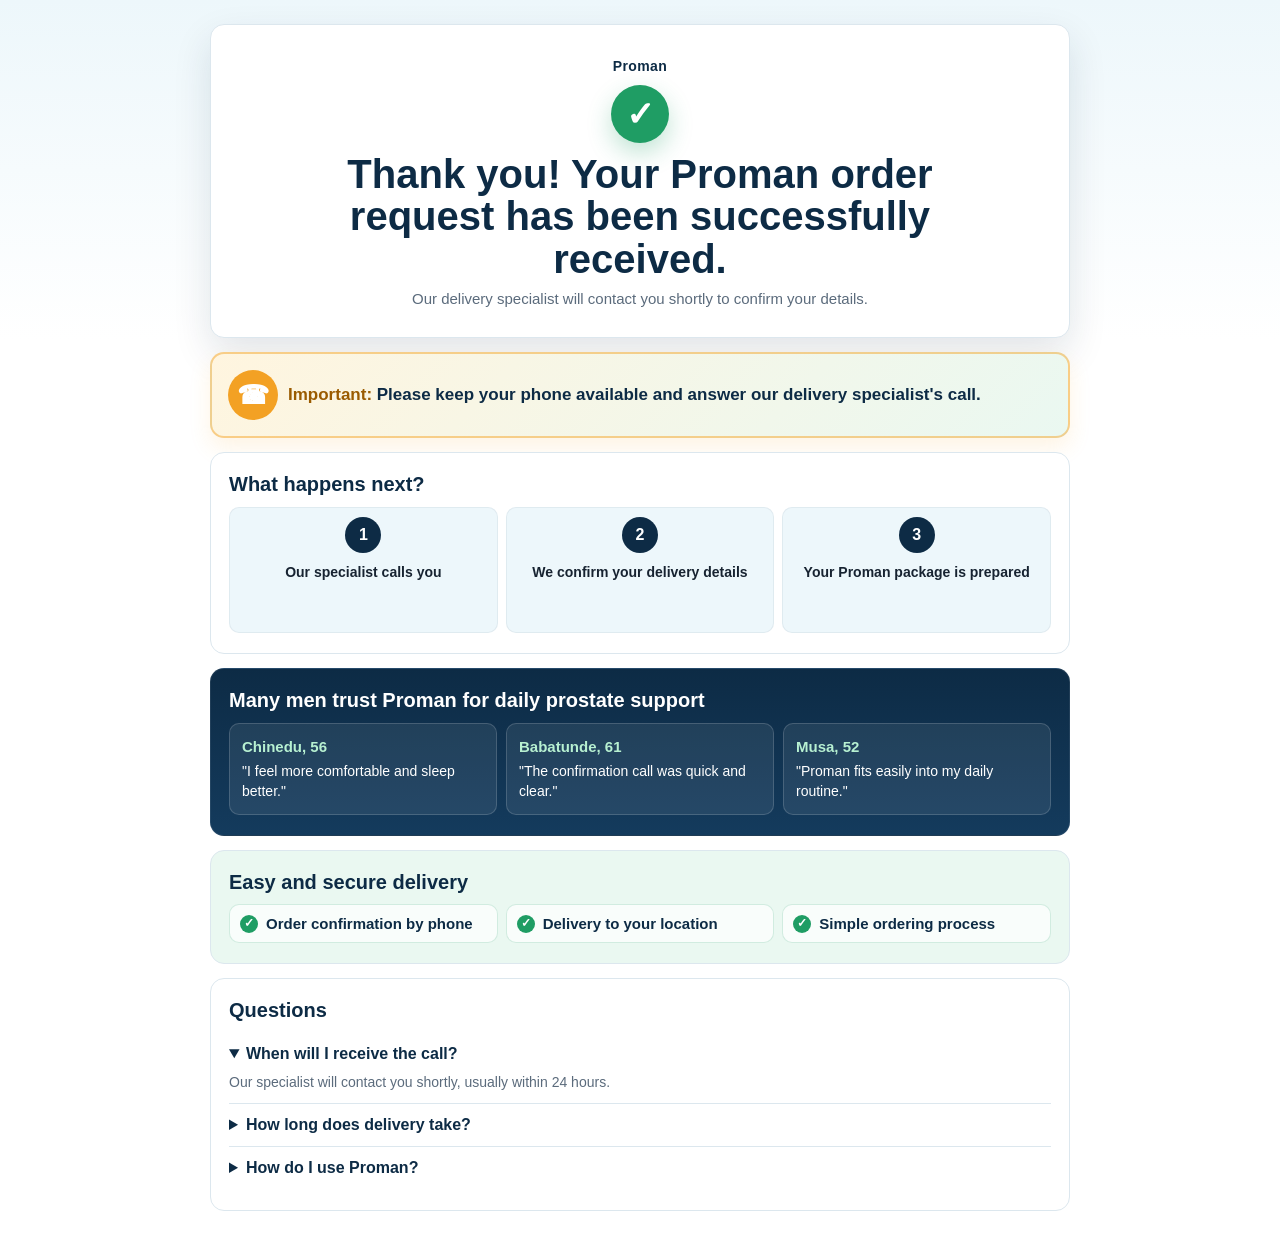
<file: Proman_V2/thank-you.html>
<!DOCTYPE html>
<html lang="en">
<head>
    <meta charset="UTF-8">
    <meta name="viewport" content="width=device-width, initial-scale=1.0">
    <meta name="robots" content="noindex, nofollow">
    <title>Thank You - Proman</title>
    <link rel="stylesheet" href="css/thank-you.css">
</head>
<body>
    <main class="thank-page">
        <section class="confirmation">
            <div class="brand">Proman</div>
            <div class="checkmark" aria-hidden="true">&#10003;</div>
            <h1>Thank you! Your Proman order request has been successfully received.</h1>
            <p>Our delivery specialist will contact you shortly to confirm your details.</p>
        </section>

        <section class="phone-reminder" aria-label="Important phone reminder">
            <div class="phone-icon" aria-hidden="true">&#9742;</div>
            <p><strong>Important:</strong> Please keep your phone available and answer our delivery specialist's call.</p>
        </section>

        <section class="next-steps" aria-labelledby="next-steps-title">
            <h2 id="next-steps-title">What happens next?</h2>
            <div class="steps">
                <article class="step step--call">
                    <span class="step-icon" aria-hidden="true">1</span>
                    <p>Our specialist calls you</p>
                </article>
                <article class="step step--details">
                    <span class="step-icon" aria-hidden="true">2</span>
                    <p>We confirm your delivery details</p>
                </article>
                <article class="step step--package">
                    <span class="step-icon" aria-hidden="true">3</span>
                    <p>Your Proman package is prepared</p>
                </article>
            </div>
        </section>

        <section class="trust" aria-labelledby="trust-title">
            <h2 id="trust-title">Many men trust Proman for daily prostate support</h2>
            <div class="testimonials">
                <article class="testimonial">
                    <h3>Chinedu, 56</h3>
                    <p>"I feel more comfortable and sleep better."</p>
                </article>
                <article class="testimonial">
                    <h3>Babatunde, 61</h3>
                    <p>"The confirmation call was quick and clear."</p>
                </article>
                <article class="testimonial">
                    <h3>Musa, 52</h3>
                    <p>"Proman fits easily into my daily routine."</p>
                </article>
            </div>
        </section>

        <section class="delivery-confidence" aria-labelledby="delivery-title">
            <h2 id="delivery-title">Easy and secure delivery</h2>
            <ul>
                <li>Order confirmation by phone</li>
                <li>Delivery to your location</li>
                <li>Simple ordering process</li>
            </ul>
        </section>

        <section class="faq" aria-labelledby="faq-title">
            <h2 id="faq-title">Questions</h2>
            <details open>
                <summary>When will I receive the call?</summary>
                <p>Our specialist will contact you shortly, usually within 24 hours.</p>
            </details>
            <details>
                <summary>How long does delivery take?</summary>
                <p>Delivery time depends on your location and will be confirmed by phone.</p>
            </details>
            <details>
                <summary>How do I use Proman?</summary>
                <p>Follow the usage instructions provided with your package.</p>
            </details>
        </section>
    </main>
</body>
</html>
</file>
<file: Proman_V5_Emotional_Doctor_Story/css/style.css>
:root {
  --navy: #10253f;
  --navy-2: #183653;
  --ink: #182130;
  --muted: #5b6674;
  --line: #d8e0e8;
  --paper: #ffffff;
  --warm: #f5efe4;
  --warm-2: #fbf7ef;
  --green: #1f6d4d;
  --gold: #b98a32;
  --orange: #d96a1b;
  --orange-dark: #b85011;
  --shadow: 0 16px 42px rgba(16, 37, 63, 0.12);
}

* {
  box-sizing: border-box;
}

html {
  scroll-behavior: smooth;
}

body {
  margin: 0;
  background: var(--paper);
  color: var(--ink);
  font-family: Georgia, "Times New Roman", serif;
  font-size: 17px;
  line-height: 1.65;
  overflow-x: hidden;
}

body,
button,
input {
  -webkit-font-smoothing: antialiased;
}

img {
  display: block;
  max-width: 100%;
  height: auto;
}

a,
h1,
h2,
h3,
p,
span,
strong {
  overflow-wrap: break-word;
}

a {
  color: inherit;
}

.container,
.article-container {
  width: min(100% - 32px, 1080px);
  margin: 0 auto;
}

.article-container {
  max-width: 760px;
}

.publication-header {
  position: sticky;
  top: 0;
  z-index: 10;
  display: flex;
  align-items: center;
  justify-content: space-between;
  gap: 12px;
  min-height: 58px;
  padding: 10px 16px;
  background: rgba(255, 255, 255, 0.96);
  border-bottom: 1px solid var(--line);
  backdrop-filter: blur(10px);
}

.brand {
  display: inline-flex;
  align-items: center;
  gap: 9px;
  color: var(--navy);
  font-family: Arial, Helvetica, sans-serif;
  font-weight: 800;
  text-decoration: none;
  letter-spacing: 0;
}

.brand-mark {
  display: grid;
  place-items: center;
  width: 32px;
  height: 32px;
  border-radius: 7px;
  background: var(--navy);
  color: #fff;
}

.header-meta {
  display: flex;
  align-items: center;
  justify-content: flex-end;
  flex-wrap: wrap;
  gap: 8px;
  color: var(--muted);
  font: 700 11px/1.2 Arial, Helvetica, sans-serif;
  text-transform: uppercase;
}

.header-meta span {
  padding-left: 8px;
  border-left: 1px solid var(--line);
}

.header-meta span:first-child {
  border-left: 0;
}

.hero {
  background:
    linear-gradient(180deg, rgba(16, 37, 63, 0.93), rgba(16, 37, 63, 0.84)),
    var(--navy);
  color: #fff;
  padding: 34px 0 30px;
}

.hero-grid {
  display: grid;
  gap: 28px;
}

.hero-copy,
.hero-media,
.story-grid > *,
.product-grid > *,
.usage-grid > *,
.final-grid > *,
.story-layout > *,
.offer-grid > * {
  min-width: 0;
}

.kicker,
.overline {
  margin: 0 0 10px;
  color: var(--gold);
  font: 800 12px/1.25 Arial, Helvetica, sans-serif;
  letter-spacing: 0.08em;
  text-transform: uppercase;
}

.hero h1 {
  margin: 0;
  max-width: 780px;
  font-size: clamp(31px, 9vw, 58px);
  line-height: 1.05;
  letter-spacing: 0;
}

.hero-subtitle {
  margin: 18px 0 0;
  max-width: 700px;
  color: #dfe8ee;
  font-size: 19px;
  line-height: 1.55;
}

.author-card {
  display: grid;
  grid-template-columns: 64px 1fr;
  gap: 12px;
  align-items: center;
  margin: 22px 0;
  padding: 12px;
  border: 1px solid rgba(255, 255, 255, 0.22);
  border-radius: 8px;
  background: rgba(255, 255, 255, 0.08);
}

.author-card img {
  width: 64px;
  height: 64px;
  border-radius: 8px;
  object-fit: cover;
}

.author-card strong,
.author-card span {
  display: block;
}

.author-card strong {
  font-family: Arial, Helvetica, sans-serif;
}

.author-card span {
  color: #d3e0e8;
  font: 600 13px/1.45 Arial, Helvetica, sans-serif;
}

.hero-quote {
  margin: 18px 0 22px;
  padding: 0 0 0 16px;
  border-left: 4px solid var(--gold);
  color: #f7f0e2;
  font-size: 18px;
  line-height: 1.55;
}

.text-cta,
.section-cta,
.form__btn {
  display: inline-flex;
  align-items: center;
  justify-content: center;
  min-height: 52px;
  padding: 14px 20px;
  border: 0;
  border-radius: 8px;
  background: var(--orange);
  color: #fff;
  box-shadow: 0 12px 22px rgba(217, 106, 27, 0.27);
  font: 900 15px/1.2 Arial, Helvetica, sans-serif;
  text-align: center;
  text-decoration: none;
  text-transform: uppercase;
  cursor: pointer;
}

.text-cta {
  background: #f0b44c;
  color: #13233a;
}

.section-cta:hover,
.form__btn:hover,
.text-cta:hover {
  background: var(--orange-dark);
  color: #fff;
}

.hero-media {
  margin: 0;
}

.hero-media img {
  width: 100%;
  aspect-ratio: 1 / 1;
  object-fit: cover;
  border: 6px solid rgba(255, 255, 255, 0.14);
  border-radius: 8px;
  box-shadow: var(--shadow);
}

.hero-media figcaption,
.article-image figcaption,
.story-layout figcaption {
  margin-top: 9px;
  color: #d2dce5;
  font: 600 13px/1.45 Arial, Helvetica, sans-serif;
}

.article-section,
.familiarity-strip,
.ingredients-section,
.timeline-section,
.comments-section,
.faq-section,
.pre-offer,
.final-cta-section {
  padding: 44px 0;
}

.article-section h2,
.familiarity-strip h2,
.story-band h2,
.product-reveal h2,
.ingredients-section h2,
.timeline-section h2,
.long-story h2,
.doctor-comment h2,
.usage-section h2,
.faq-section h2,
.pre-offer h2,
.order-section h2,
.comments-section h2,
.final-cta-section h2 {
  margin: 0 0 16px;
  color: var(--navy);
  font-size: clamp(27px, 7vw, 42px);
  line-height: 1.12;
  letter-spacing: 0;
}

.article-section p,
.timeline-section p,
.faq-section p,
.comments-section p {
  margin: 0 0 16px;
}

.article-section--warm,
.long-story--wife,
.pre-offer {
  background: var(--warm-2);
}

.article-section--deep {
  background: var(--navy);
  color: #e7edf3;
}

.article-section--deep h2 {
  color: #fff;
}

.familiarity-strip {
  background: #f8fafc;
}

.familiarity-strip h2 {
  margin-bottom: 18px;
}

.familiarity-strip ul {
  display: grid;
  gap: 10px;
  margin: 0;
  padding: 0;
  list-style: none;
}

.familiarity-strip li {
  position: relative;
  padding: 12px 14px 12px 42px;
  border: 1px solid var(--line);
  border-radius: 8px;
  background: #fff;
  color: var(--navy);
  box-shadow: 0 8px 20px rgba(16, 37, 63, 0.06);
  font-family: Arial, Helvetica, sans-serif;
  font-weight: 800;
  line-height: 1.35;
}

.familiarity-strip li::before {
  content: "";
  position: absolute;
  left: 14px;
  top: 15px;
  width: 15px;
  height: 8px;
  border-left: 3px solid var(--green);
  border-bottom: 3px solid var(--green);
  transform: rotate(-45deg);
}

.doctor-note,
.pullquote,
.payment-reassurance,
.patient-story,
.post-form-quote {
  border-radius: 8px;
}

.patient-story {
  margin: 22px 0;
  padding: 18px;
  background: var(--warm-2);
  border-left: 5px solid var(--gold);
}

.patient-story p:last-child {
  margin-bottom: 0;
}

.doctor-note {
  margin: 22px 0;
  padding: 16px;
  border-left: 5px solid var(--green);
  background: #eef7f1;
}

.doctor-note strong,
.doctor-note span {
  display: block;
}

.symptom-grid {
  display: grid;
  gap: 10px;
  margin: 22px 0;
}

.symptom-grid span,
.fit-list li {
  padding: 11px 12px;
  border-left: 4px solid var(--green);
  border-radius: 7px;
  background: #fff;
  box-shadow: 0 8px 22px rgba(16, 37, 63, 0.07);
  font-family: Arial, Helvetica, sans-serif;
  font-weight: 700;
  line-height: 1.35;
}

.story-band,
.product-reveal,
.usage-section,
.doctor-comment {
  padding: 48px 0;
}

.story-band {
  background: var(--warm);
}

.story-grid,
.product-grid,
.usage-grid,
.final-grid,
.story-layout {
  display: grid;
  gap: 24px;
  align-items: center;
}

.story-grid figure,
.product-visual,
.usage-grid figure,
.story-layout figure,
.final-grid > img {
  margin: 0;
}

.story-grid img,
.story-layout img {
  width: 100%;
  border-radius: 8px;
  object-fit: cover;
  box-shadow: var(--shadow);
}

.pullquote {
  margin: 24px 0;
  padding: 18px;
  background: var(--warm);
  border-top: 3px solid var(--gold);
  color: var(--navy);
  font-size: 22px;
  font-weight: 700;
  line-height: 1.35;
}

.product-reveal {
  background:
    linear-gradient(135deg, rgba(16, 37, 63, 0.96), rgba(31, 109, 77, 0.9)),
    var(--navy);
  color: #fff;
}

.turning-point {
  padding: 46px 0;
  background: var(--warm-2);
}

.turning-point h2 {
  margin: 0 0 16px;
  color: var(--navy);
  font-size: clamp(27px, 7vw, 42px);
  line-height: 1.12;
}

.product-reveal h2,
.product-reveal .overline {
  color: #fff;
}

.product-reveal p {
  color: #e9f0f4;
}

.product-visual {
  display: grid;
  place-items: center;
  padding: 18px;
  border-radius: 8px;
  background: rgba(255, 255, 255, 0.1);
}

.product-visual img,
.usage-grid figure img,
.final-grid > img,
.offer-product img {
  margin: 0 auto;
  filter: drop-shadow(0 20px 24px rgba(0, 0, 0, 0.18));
}

.support-map {
  display: grid;
  gap: 10px;
  margin: 22px 0;
}

.support-map div {
  padding: 14px;
  border: 1px solid rgba(255, 255, 255, 0.18);
  border-radius: 8px;
  background: rgba(255, 255, 255, 0.08);
}

.support-map strong,
.support-map span {
  display: block;
}

.support-map span {
  color: #d8e3ea;
  font-size: 17px;
}

.section-cta--muted {
  background: var(--navy);
}

.ingredients-grid {
  display: grid;
  gap: 14px;
  margin-top: 24px;
}

.formula-intro {
  margin: 4px 0 24px;
  padding: 18px;
  border-left: 4px solid var(--gold);
  border-radius: 8px;
  background: var(--warm-2);
  color: var(--navy);
  font-size: 20px;
  font-weight: 700;
  line-height: 1.45;
}

.ingredients-grid article {
  display: grid;
  grid-template-columns: 72px 1fr;
  gap: 12px;
  align-items: start;
  padding: 14px;
  border: 1px solid var(--line);
  border-radius: 8px;
  background: #fff;
}

.ingredients-grid img {
  width: 72px;
  height: 72px;
  object-fit: cover;
  border-radius: 8px;
}

.ingredients-grid h3 {
  margin: 0 0 4px;
  color: var(--navy);
  font: 900 18px/1.2 Arial, Helvetica, sans-serif;
}

.ingredients-grid p {
  margin: 0;
  color: var(--muted);
  font-family: Arial, Helvetica, sans-serif;
  font-size: 17px;
  line-height: 1.5;
}

.timeline-section {
  background: var(--navy);
  color: #eaf1f5;
}

.timeline-section h2 {
  color: #fff;
}

.timeline {
  display: grid;
  gap: 12px;
  margin-top: 22px;
}

.timeline article {
  padding: 16px;
  border-left: 4px solid var(--gold);
  border-radius: 8px;
  background: rgba(255, 255, 255, 0.08);
}

.timeline span {
  display: block;
  margin-bottom: 7px;
  color: #f0bc5e;
  font: 900 13px/1.2 Arial, Helvetica, sans-serif;
  text-transform: uppercase;
}

.long-story {
  padding: 50px 0;
}

.story-layout figure {
  display: grid;
  justify-items: center;
  align-self: start;
  padding: 16px;
  border-radius: 8px;
  background: var(--warm);
}

.story-layout figure img {
  width: 180px;
  height: 180px;
  border-radius: 50%;
}

.story-layout figcaption {
  color: var(--navy);
  font-weight: 800;
}

.doctor-comment {
  background: var(--warm);
}

.doctor-comment-box {
  display: grid;
  gap: 16px;
  padding: 18px;
  border-radius: 8px;
  background: #fff;
  box-shadow: var(--shadow);
}

.doctor-comment-box img {
  width: 96px;
  height: 96px;
  border-radius: 8px;
  object-fit: cover;
}

.usage-section {
  background: #f8fafc;
}

.steps {
  display: grid;
  gap: 10px;
  margin-top: 18px;
}

.steps article {
  display: grid;
  grid-template-columns: 38px 1fr;
  gap: 11px;
  align-items: center;
  padding: 12px;
  border-radius: 8px;
  background: #fff;
  border: 1px solid var(--line);
}

.steps span {
  display: grid;
  place-items: center;
  width: 38px;
  height: 38px;
  border-radius: 8px;
  background: var(--green);
  color: #fff;
  font: 900 16px/1 Arial, Helvetica, sans-serif;
}

.steps p {
  margin: 0;
  font-family: Arial, Helvetica, sans-serif;
  font-weight: 700;
  line-height: 1.35;
}

.fit-list {
  display: grid;
  gap: 10px;
  margin: 22px 0 0;
  padding: 0;
  list-style: none;
}

.faq-section {
  background: #fff;
}

details {
  border-bottom: 1px solid var(--line);
}

summary {
  padding: 16px 0;
  color: var(--navy);
  font: 900 18px/1.3 Arial, Helvetica, sans-serif;
  cursor: pointer;
}

details p {
  margin-bottom: 18px;
  color: var(--muted);
}

.pre-offer {
  text-align: center;
}

.pre-offer h2 {
  font-size: clamp(25px, 7vw, 38px);
}

.order-section {
  padding: 50px 0;
  background: linear-gradient(180deg, #10253f 0%, #183653 100%);
}

.order-card {
  overflow: hidden;
  border-radius: 8px;
  background: #fff;
  box-shadow: 0 22px 55px rgba(0, 0, 0, 0.24);
}

.order-header {
  padding: 22px 18px 10px;
  text-align: center;
}

.order-header h2 {
  margin-bottom: 8px;
}

.order-header p:last-child {
  margin: 0;
  color: var(--muted);
}

.offer-grid {
  display: grid;
  gap: 14px;
  padding: 12px 18px 22px;
}

.offer-product {
  margin: 0;
  padding: 10px;
  background: var(--warm-2);
  border-radius: 8px;
}

.offer-product img {
  max-width: 250px;
}

.price-box {
  padding: 16px;
  border-radius: 8px;
  background: #f8fafc;
  text-align: center;
}

.oldprice {
  margin: 0 0 8px;
  color: var(--muted);
  font: 700 15px/1.3 Arial, Helvetica, sans-serif;
}

.oldprice span {
  text-decoration: line-through;
}

.current-label {
  margin: 0;
  color: var(--green);
  font: 900 12px/1.2 Arial, Helvetica, sans-serif;
  text-transform: uppercase;
}

.newprice {
  display: block;
  margin: 2px 0 7px;
  color: var(--navy);
  font: 900 clamp(36px, 12vw, 52px)/1 Arial, Helvetica, sans-serif;
}

.supply-note {
  display: inline-block;
  color: var(--gold);
  font: 800 13px/1.2 Arial, Helvetica, sans-serif;
}

.trust-row {
  display: grid;
  grid-template-columns: 1fr 1fr;
  gap: 8px;
  margin: 12px 0 14px;
}

.trust-row span {
  padding: 8px;
  border-radius: 7px;
  background: #eef7f1;
  color: var(--green);
  font: 800 12px/1.25 Arial, Helvetica, sans-serif;
  text-align: center;
}

.orderForm {
  display: grid;
  gap: 12px;
}

.input-group {
  position: relative;
}

.form__input {
  width: 100%;
  min-height: 54px;
  padding: 15px 14px;
  border: 1px solid #bdc7d2;
  border-radius: 8px;
  background: #fff;
  color: var(--ink);
  font: 700 16px/1.2 Arial, Helvetica, sans-serif;
  outline: none;
}

.form__input:focus {
  border-color: var(--green);
  box-shadow: 0 0 0 3px rgba(31, 109, 77, 0.14);
}

.form__btn {
  width: 100%;
  min-height: 58px;
  font-size: 16px;
}

.payment-reassurance {
  margin: 0;
  padding: 11px 12px;
  background: #eef7f1;
  color: #365043;
  font: 700 17px/1.35 Arial, Helvetica, sans-serif;
  text-align: center;
}

.order-trust {
  display: grid;
  gap: 7px;
  padding: 10px 12px;
  border-radius: 8px;
  background: #f8fafc;
  color: #4f5d6b;
  font: 800 13px/1.3 Arial, Helvetica, sans-serif;
}

.order-trust span {
  position: relative;
  padding-left: 22px;
}

.order-trust span::before {
  content: "";
  position: absolute;
  left: 1px;
  top: 4px;
  width: 12px;
  height: 7px;
  border-left: 2px solid var(--green);
  border-bottom: 2px solid var(--green);
  transform: rotate(-45deg);
}

.post-form-quote {
  margin: 0 18px 22px;
  padding: 14px 16px;
  background: var(--warm-2);
  border-left: 4px solid var(--gold);
  color: var(--navy);
  text-align: center;
}

.post-form-quote p {
  margin: 0;
  font-size: 20px;
  font-weight: 700;
  line-height: 1.35;
}

.form-loading {
  padding: 15px;
  border-radius: 8px;
  background: #eef7f1;
  color: var(--green);
  font: 900 16px/1.3 Arial, Helvetica, sans-serif;
  text-align: center;
}

.comments-section {
  background: var(--warm-2);
}

.comments {
  display: grid;
  gap: 12px;
  margin-top: 22px;
}

.comment {
  display: grid;
  grid-template-columns: 56px 1fr;
  gap: 12px;
  padding: 14px;
  border-radius: 8px;
  background: #fff;
  box-shadow: 0 8px 22px rgba(16, 37, 63, 0.08);
}

.comment img {
  width: 56px;
  height: 56px;
  border-radius: 50%;
  object-fit: cover;
}

.comment strong {
  display: block;
  margin-bottom: 3px;
  color: var(--navy);
  font: 900 17px/1.2 Arial, Helvetica, sans-serif;
}

.comment p {
  margin: 0;
  color: #394657;
  font-family: Arial, Helvetica, sans-serif;
  font-size: 17px;
  line-height: 1.5;
}

.comment--doctor {
  background: #eef7f1;
  border-left: 4px solid var(--green);
}

.final-cta-section {
  background: var(--navy);
  color: #fff;
}

.final-cta-section h2 {
  color: #fff;
}

.final-cta-section p {
  color: #e0e8ee;
}

.final-price {
  display: block;
  margin: 16px 0;
  color: #f0bc5e;
  font: 900 38px/1 Arial, Helvetica, sans-serif;
}

.site-footer {
  padding: 24px 0;
  background: #071421;
  color: #c2ccd5;
  font: 600 13px/1.5 Arial, Helvetica, sans-serif;
}

.site-footer p {
  margin: 0;
}

.nowrap {
  white-space: nowrap;
}

@media (min-width: 560px) {
  .symptom-grid,
  .ingredients-grid,
  .fit-list,
  .familiarity-strip ul,
  .order-trust {
    grid-template-columns: 1fr 1fr;
  }

  .trust-row {
    grid-template-columns: repeat(4, 1fr);
  }
}

@media (min-width: 860px) {
  body {
    font-size: 18px;
  }

  .publication-header {
    padding-inline: 28px;
  }

  .hero {
    padding: 54px 0;
  }

  .hero-grid,
  .product-grid,
  .usage-grid,
  .final-grid,
  .story-grid {
    grid-template-columns: 1.06fr 0.94fr;
  }

  .story-layout {
    grid-template-columns: 230px 1fr;
  }

  .story-layout--reverse {
    grid-template-columns: 1fr 230px;
  }

  .story-layout--reverse figure {
    order: 2;
  }

  .doctor-comment-box {
    grid-template-columns: 96px 1fr;
    padding: 24px;
  }

  .offer-grid {
    grid-template-columns: 0.8fr 1.2fr;
    align-items: center;
    padding: 18px 28px 30px;
  }

  .order-header {
    padding: 28px 28px 10px;
  }

  .ingredients-grid {
    grid-template-columns: repeat(2, 1fr);
  }

  .timeline {
    grid-template-columns: repeat(3, 1fr);
  }
}

@media (min-width: 1120px) {
  .ingredients-grid {
    grid-template-columns: repeat(3, 1fr);
  }
}

@media (max-width: 370px) {
  .container,
  .article-container {
    width: min(100% - 24px, 1080px);
  }

  .header-meta {
    display: none;
  }

  .hero h1 {
    font-size: 29px;
  }

  .newprice {
    font-size: 34px;
  }

  .trust-row {
    grid-template-columns: 1fr;
  }

  .comment {
    grid-template-columns: 48px 1fr;
    gap: 10px;
  }

  .comment img {
    width: 48px;
    height: 48px;
  }
}

@media (max-width: 600px) {
  .header-meta {
    display: none;
  }

  .hero h1 {
    max-width: 300px;
    font-size: 30px;
    line-height: 1.08;
  }

  .hero-subtitle,
  .author-card,
  .hero-quote,
  .text-cta {
    max-width: 300px;
  }
}

@media (prefers-reduced-motion: reduce) {
  html {
    scroll-behavior: auto;
  }

  *,
  *::before,
  *::after {
    transition-duration: 0.01ms !important;
    animation-duration: 0.01ms !important;
    animation-iteration-count: 1 !important;
  }
}
</file>
<file: Winner_V1_1/files/index.css>
/* ::::: http://staticfiles-blog.org/alligatorbest-rusassociationfree/css/index.css ::::: */

.text p {
  text-align: left;
}
a {
  text-decoration: none !important;
}
.under-href {
  text-decoration: underline;
}
.under-href:hover {
  text-decoration: none;
}
html, body, div, span, applet, object, iframe, h1, h2, h3, h4, h5, h6, p, blockquote, pre, a, abbr, acronym, address, big, cite, code, del, dfn, em, font, img, ins, kbd, q, s, samp, small, strike, strong, sub, sup, tt, var, b, u, i, center, dl, dt, dd, fieldset, form, label, legend, table, caption, tbody, tfoot, thead, tr, th, td {
  margin: 0px;
  padding: 0px;
  border: 0px none;
  outline: 0px none;
  vertical-align: top;
  background: transparent none repeat scroll 0% 0%;
}
body {
  line-height: 1;
}
img, table {
  max-width: 100%;
}
input:invalid {box-shadow: none;}

a {
  color: rgb(70, 108, 199);
  font-weight: 700;
  text-decoration: none;
}
a:hover {
  text-decoration: underline;
}
body {
  font-family: Arial, Helvetica, sans-serif;
  display: block;
}
header {
  position: relative;
  width: 100%;
  display: flex;
  background-color: rgb(241, 241, 241);
  background-position: center center;
  background-size: 100% 100%;
}
.text h2 {
  text-align: center;
  font-size: 1.5em;
}
div.conContent {
  text-align: center;
  display: inline;
  width: 100%;
  font-size: 18px;
  padding: 10px 0px;
}
.images-logo {
  display: block;
}
.images-logo img {
  max-width: 100%;
  float: left;
  padding: 0px 10px;
  height: auto;
}
.images-logo img:last-child {
  width: 70px;
  padding-top: 0;
}
div.text-header img {
  width: 70px;
  margin-bottom: 10px;
}
div.text-header {
  display: block;
  text-align: center;
  padding-top: 0px;
}
div.text-header p {
  padding: 10px;
}
.text-header h1 {font-size: 21px;padding: 0 15px;}
.container {
  width: 990px;
  position: relative;
  margin: 0px auto;
}
.content {
  background: rgb(255, 255, 255) none repeat scroll 0% 0%;
  border-radius: 10px;
  margin: 0px 0px 15px;
  overflow: hidden;
  padding: 20px;
  box-shadow: 0px 0px 10px rgb(230, 230, 230);
}
.sidebar {
  float: right;
  font-size: 14px;
  line-height: 1.2;
  position: relative;
  top: -95px;
}
.itemfirst {
  width: 249px;
  padding: 12px 12px 30px;
  background: rgb(241, 241, 241) none repeat scroll 0% 0%;
  border: 1px solid rgb(225, 225, 225);
  float: left;
}
.sidebar .author {
  text-align: left;
  overflow: hidden;
  padding: 0px 0px 15px;
}
.sidebar .author h3 {
  margin: 0px;
  text-decoration: underline;
}
.sidebar .author img {
  float: right;
}
.sidebar .author ul {
  position: relative;
  top: 13px;
  margin: 0px;
  font-weight: bold;
  padding: 0px 0px 30px 15px;
  overflow: hidden;
}
.text {
  width: 655px;
  float: left;
  font-size: 17px;
  line-height: 1.2;
  text-align: justify;
  padding: 0px 15px 0px 0px;
}
.content h1 {
  font-size: 28px;
  width: 655px;
  margin: 0px 0px 10px;
  text-align: left;
  line-height: 32px;
}
.content h2 {
  font-size: 18px;
  width: 655px;
  margin: 0px 0px 0px;
  text-align: left;
  line-height: 24px;
  font-weight: 400;
}
.content h1 span {
  color: red;
  font-weight: 600;
}
.content h3 {
  font-size: 23px;
  margin: 15px 0px 15px;
}
.content p {
  margin: 0px 0px 0px 0px;
  font-weight: 400;
  line-height: 23px;
}
.content .red {
  font-size: 16px;
  padding: 10px 0px 0px;
  color: rgb(244, 11, 11);
  font-weight: 600;
}
.text3 img {
  width: 65px;
  margin: 5px 0px 0px;
}
.content .red2 {
  font-size: 16px;
  padding: 10px 0px 0px;
  color: rgb(244, 11, 11);
}
#comments {
}
#comments h1 {
  color: rgb(204, 0, 0);
  margin: 0px 0px 5px;
}
.maxB {
  margin: 0px auto;
  display: inline-block;
}
.comment {
  padding: 15px 0px;
  border-top: 1px solid rgb(232, 232, 232);
}
.comment .text1 {
  font-size: 16px;
  font-weight: bold;
}
.comment .text2 {
  font-size: 12px;
  float: right;
  color: rgb(136, 136, 136);
  font-weight: normal;
}
.effects h1 {
  
font-size: 22px;
  
line-height: 24px;
  
margin-bottom: 20px;
  
margin-top: 0;
}
.effects img {
  
width: 30px;
  
height: 30px;
  
margin-right: 7px;
}
.effects p {
  margin-left: 15px;
}
.effects {
  
background: #f3fff3;
  
padding: 20px;
  
margin-bottom: 15px;
  
margin-top: 15px;
}
.effects ul {
  
padding-left: 20px;
}
.effects ul li {
  
list-style-type: none;
  
display: flex;
  
margin-bottom: 20px;
  
align-items: center;
}
.effects ul li span {
  
font-weight: 600;
}
.comment .text3 {
  font-size: 15px;
  padding: 10px 0px 0px;
  font-weight: normal;
}
.block2 {
  width: 650px;
  padding: 15px;
  border: 3px dashed grey;
  background: cornsilk;
  margin-top: 15px;
}
.block2 p {
  font-weight: 400;
  margin-bottom: 0;
}
.red {
  font-size: 26px;
  padding: 10px 0px 0px;
  color: rgb(244, 11, 11);
}
.yourChance p {
  margin-bottom: 0;
}
.yourChance span {
  color: red;
  font-weight: 600;
}
.yourChance {
  background: cornsilk;
  font-size: 18px;
  padding: 20px;
  margin-bottom: 15px;
  font-style: inherit;
  border: 3px dashed grey;
  margin-top: 15px;
}
.content-product img {
  max-width: 300px;
  margin-bottom: 15px;
}
.button_page, .btn {
  margin: 0px auto;
  border: medium none;
  font: bold 16px Arial, Helvetica, sans-serif;
  max-width: 100%;
  vertical-align: middle;
  text-decoration: none;
  color: rgb(255, 255, 255);
  position: relative;
  padding: 11px;
  border-radius: 50px;
  box-shadow: 0px 1px 0px rgb(158, 141, 132) inset, 0px 5px 0px 0px rgb(178, 90, 8), 0px 10px 5px rgb(153, 153, 153);
  background-color: rgb(242, 121, 9);
  text-transform: uppercase;
  text-align: center;
}
.content-image {
  margin-bottom: 15px;
  margin-top: 15px;
}
.button_page:hover {
  text-decoration: none;
}
.itemfirst .button_page {
  max-width: 100%;
}
.insite {
  display: inline-block;
  text-align: center;
  margin-top: 10px;
}
.close {
  position: absolute;
  top: 1px;
  right: 5px;
  font-size: 25px;
  padding: 0px 10px;
  cursor: pointer;
  z-index: 999;
  font-weight: 600;
  color: rgb(204, 204, 204);
}
@media screen and (max-width: 999px) {
  .content h1, .content h2 {
    width: auto;
  }
  .container {
    width: 95%;
  }
  .text {
    width: auto;
    float: none;
    text-align: justify;
    padding: 0px;
  }
  .block2 {
    width: auto;
  }
  .conteinerCenter {
    width: 550px;
    margin: 0px auto;
  }
  .itemfirst {
    display: none;
  }
}
@media screen and (max-width: 767px) {
  img.imgFl {
    float: none !important;
    margin: 0px auto 10px;
    display: block;
  }
  .conteinerCenter {
    width: 100%;
  }
  .button_page {
    width: 100% !important;
    font-size: 14px;
  }
}
@media screen and (max-width: 479px) {
  .content h1 {
    width: auto;
    font-size: 24px;
    line-height: 28px;
  }
  .text p {
    text-align: left;
  }
  .block2 {
    text-align: left;
  }
  .text3 {
    text-align: left;
  }
  .comment {
    text-align: left;
  }
}
@media screen and (max-width: 320px) {
  .button_page {
    font-size: 12px;
  }
}
@media screen and (max-width: 768px) {
  .images-logo img {
    float: none;
  }
}
@media screen and (max-width: 720px) {
}
@media screen and (max-width: 468px) {
  .images-logo img {
    float: none;
  }
}
@media screen and (max-width: 468px) {
}
* {
  margin: 0px;
  padding: 0px;
}
@font-face {
  font-family: "RobotoLight";
  src: url("");
}
@font-face {
  font-family: "RobotoMedium";
  src: url("");
}
.close {
  position: absolute;
  top: 1px;
  right: 5px;
  font-size: 40px;
  cursor: pointer;
}
.ouimain-text-img::after {
  content: "";
  display: block;
  clear: both;
}
.ymaps-b-form-button__input::-moz-focus-inner {
  padding: 0px;
  border: 0px none;
}
@media not all, not all {
}
@media not all {
}
.sendpulse-fab .sendpulse-prompt-message::after, .sendpulse-fab .sendpulse-prompt-message::before {
  content: "";
  position: absolute;
  bottom: -21px;
  right: 23px;
  border-style: solid;
  height: 0px;
  width: 0px;
  border-width: 10px;
  border-color: rgb(204, 204, 204) transparent transparent;
}
.sendpulse-fab .sendpulse-prompt-message::after {
  border-top-color: rgb(255, 255, 255);
  bottom: -20px;
}
.ymaps-b-form-button__input::-moz-focus-inner {
  padding: 0px;
  border: 0px none;
}
@media not all, not all {
}
@media not all {
}
.screenLock {
  position: fixed;
  width: 100%;
  background: rgba(0, 0, 0, 0.7) none repeat scroll 0% 0%;
  top: 0px;
  left: 0px;
  z-index: 99999;
  display: none;
}

.close {
  position: absolute;
  top: 1px;
  right: 5px;
  font-size: 40px;
  cursor: pointer;
}
/* ::::: http://lwefn.nbpbw.ru//assets/css/pure.css ::::: */

@media screen and (min-width: 35.5em) {
  .pure-u-sm-1, .pure-u-sm-1-1, .pure-u-sm-1-2, .pure-u-sm-1-3, .pure-u-sm-2-3, .pure-u-sm-1-4, .pure-u-sm-3-4, .pure-u-sm-1-5, .pure-u-sm-2-5, .pure-u-sm-3-5, .pure-u-sm-4-5, .pure-u-sm-5-5, .pure-u-sm-1-6, .pure-u-sm-5-6, .pure-u-sm-1-8, .pure-u-sm-3-8, .pure-u-sm-5-8, .pure-u-sm-7-8, .pure-u-sm-1-12, .pure-u-sm-5-12, .pure-u-sm-7-12, .pure-u-sm-11-12, .pure-u-sm-1-24, .pure-u-sm-2-24, .pure-u-sm-3-24, .pure-u-sm-4-24, .pure-u-sm-5-24, .pure-u-sm-6-24, .pure-u-sm-7-24, .pure-u-sm-8-24, .pure-u-sm-9-24, .pure-u-sm-10-24, .pure-u-sm-11-24, .pure-u-sm-12-24, .pure-u-sm-13-24, .pure-u-sm-14-24, .pure-u-sm-15-24, .pure-u-sm-16-24, .pure-u-sm-17-24, .pure-u-sm-18-24, .pure-u-sm-19-24, .pure-u-sm-20-24, .pure-u-sm-21-24, .pure-u-sm-22-24, .pure-u-sm-23-24, .pure-u-sm-24-24 {
    display: inline-block;
    letter-spacing: normal;
    word-spacing: normal;
    vertical-align: top;
    text-rendering: auto;
  }
  .pure-u-sm-1-2, .pure-u-sm-12-24 {
    width: 50%;
  }
}
@media screen and (min-width: 48em) {
  .pure-u-md-1, .pure-u-md-1-1, .pure-u-md-1-2, .pure-u-md-1-3, .pure-u-md-2-3, .pure-u-md-1-4, .pure-u-md-3-4, .pure-u-md-1-5, .pure-u-md-2-5, .pure-u-md-3-5, .pure-u-md-4-5, .pure-u-md-5-5, .pure-u-md-1-6, .pure-u-md-5-6, .pure-u-md-1-8, .pure-u-md-3-8, .pure-u-md-5-8, .pure-u-md-7-8, .pure-u-md-1-12, .pure-u-md-5-12, .pure-u-md-7-12, .pure-u-md-11-12, .pure-u-md-1-24, .pure-u-md-2-24, .pure-u-md-3-24, .pure-u-md-4-24, .pure-u-md-5-24, .pure-u-md-6-24, .pure-u-md-7-24, .pure-u-md-8-24, .pure-u-md-9-24, .pure-u-md-10-24, .pure-u-md-11-24, .pure-u-md-12-24, .pure-u-md-13-24, .pure-u-md-14-24, .pure-u-md-15-24, .pure-u-md-16-24, .pure-u-md-17-24, .pure-u-md-18-24, .pure-u-md-19-24, .pure-u-md-20-24, .pure-u-md-21-24, .pure-u-md-22-24, .pure-u-md-23-24, .pure-u-md-24-24 {
    display: inline-block;
    letter-spacing: normal;
    word-spacing: normal;
    vertical-align: top;
    text-rendering: auto;
  }
  .pure-u-md-1-3, .pure-u-md-8-24 {
    width: 33.3333%;
  }
}
@media screen and (min-width: 64em) {
}
@media screen and (min-width: 80em) {
}
#wrapper_39 {
  max-width: 750px;
  padding: 0px 7px 7px;
  margin: 0px;
  outline: 0px solid rgb(214, 157, 157);
}
.tizdiv_img_39 {
  text-align: left;
  padding-right: 5px;
}
#wrapper_39 img {
  padding: 0px;
  margin: 0px;
  outline: 0px solid rgb(0, 0, 0);
  max-height: 150px;
  max-width: 150px;
}
.tizdiv_a_39 {
  text-align: left;
}
#wrapper_39 a {
  color: rgb(0, 0, 0);
  font-size: 16px;
  text-decoration: none;
  font-style: normal;
  font-weight: normal;
  font-family: Arial, Helvetica, sans-serif;
}
#wrapper_39 a:hover {
  color: rgb(16, 47, 212);
  text-decoration: underline;
}
.pure-u-1 {
  padding-top: 7px;
}
.tizdiv_img_39 {
  position: relative;
}


.screenLock {
   position: fixed;
   width: 100%;
   background: rgba(0, 0, 0, 0.7) none repeat scroll 0% 0%;
   top: 0px;
   left: 0px;
   z-index: 99999;
   display: none;
}

.msg {
  position: absolute;
  width: 620px;
  height: 450px;
  top: 150px;
  left: 50%;
  margin-left: -300px;
  background: rgb(20, 143, 185) none repeat scroll 0% 0%;
  border: 1px solid rgb(238, 238, 238);
}

.msg > h1 {
  color: rgb(255, 255, 255);
  text-align: center;
  font-size: 24px;
  margin-bottom: 30px;
  margin-top: 30px;
}

.msg > h2 {
  color: rgb(255, 255, 255);
  text-align: center;
  font-size: 20px;
  margin-bottom: 30px;
  margin-top: 30px;
}

.close {
  position: absolute;
  top: 1px;
  right: 5px;
  font-size: 40px;
  cursor: pointer;
}

img.content-product {
  
max-width: 300px;
}
.priem {

background: #fff8ee;

padding: 20px;

margin-bottom: 15px;

margin-top: 15px;
}
.priem h1 {
  
margin-top: 0;
  
font-size: 20px;
  
margin-bottom: 15px;
}
.sostav {

background: #fff8ee;

padding: 20px;

margin-bottom: 15px;

margin-top: 15px;
}
.sostav h1 {
  
margin-top: 0;
  
font-size: 20px;
  
margin-bottom: 0;
  
line-height: 24px;
}
.sostav h2 {
  
margin-bottom: 20px;
  
font-size: 18px;
}
.sostav ul {

}
.priem ul li {

list-style-type: none;

display: flex;

margin-bottom: 10px;

align-items: center;
}
.sostav ul li {

list-style-type: none;

display: flex;

margin-bottom: 15px;
}
.priem ul li img {

width: 40px;

border-radius: 100%;
}
.sostav ul li img {

width: 60px;

height: 60px;

border-radius: 100%;
}
.priem ul li p {

padding-left: 10px;

font-size: 18px;

line-height: 20px;

margin-bottom: 0;
}
.sostav ul li p {

padding-left: 20px;

font-size: 15px;

line-height: 20px;
}
.priem ul li span {

font-weight: 600;

}
.sostav ul li span {

font-weight: 600;

display: block;

font-size: 18px;
}
img.form-img {
  
width: 200px;
}
p.p-bot {
  margin-bottom: 0;
}
.verified {

}
.verified img {

width: 20px;

position: relative;

margin-right: 5px;

top: 1px;
}
.verified p {
  
font-size: 14px;
}
.sostav ul li.li-mar, .sostav ul li.li-mar p,.priem ul li.li-mar, .priem ul li.li-mar p, .effects ul li.li-mar, .effects ul li.li-mar p {
margin-bottom: 0;
}
.img-top {
  margin-top: 15px;
}
.submit {
  cursor: pointer;
  margin-top: 10px;
  height: 50px;
  width: 400px;
  background-color: firebrick;
  color: rgb(255, 255, 255);
  font-size: 25px;
  border-radius: 3px;
}

.fig {
  text-align: center;
}

.new_price_val,
.new_price_cur {
  vertical-align: baseline;
}
</file>
<file: Winner_V1_1/files/form.css>
.form {
    position: relative;
    z-index: 100;
    width: 430px;
    display: -webkit-box;
    display: -ms-flexbox;
    display: flex;
    -webkit-box-orient: vertical;
    -webkit-box-direction: normal;
    -ms-flex-direction: column;
    flex-direction: column;
  align-items: center;
    color: #000;
    background-color: #fff;
    -webkit-box-shadow: 0 0 0 1px #d8d8d8, 0 0 0 15px #fff;
    box-shadow: 0 0 0 1px #d8d8d8, 0 0 0 15px #fff;
    -webkit-box-sizing: border-box;
    box-sizing: border-box;
    margin: 0 auto;
}
.form-wrapper div {
    width: 100%;
}
.form_img {
width: 100% !important;
}
 .form__title {
    font-size: 22px;
    line-height: 26px;
    font-weight: 900;
    text-transform: uppercase;
  padding: 0 10px;
    text-align: center;
  margin-top: 10px;
    margin-bottom: 20px;
}
 .form__title span {
    color: #ff0000;
}
.form__date {
    font-size: 22px;
margin: 5px;
    font-weight: 900;
    color: #ababab;
    text-align: center;
}
 .form__text {
    font-size: 16px;
    line-height: 19px;
    text-align: center;
  margin: 5px 0 25px 0;
}
.timer {
    display: flex;
    align-items:center;
    font-weight: 900;
    color: #1b478a;
    margin-bottom: 5px;
}

.hms {
     border: 2px dotted #ebd50c;
    border-radius: 50%;
    padding: 10px;
    margin: 0 10px;
       display: -webkit-box;
    display: -ms-flexbox;
    display: flex;
         flex-wrap: wrap;
    -webkit-box-pack: center;
    -ms-flex-pack: center;
    justify-content: center;
    font-size: 30px;
    line-height: 35px;
    font-weight: 900;
    color: #1b478a;
     margin-bottom: 10px;
}

.num {
     font-weight: 900;
    color: #1b478a;
}
.timer_text {
    font-family: lora, Georgia, serif;
     color: #000;
     font-size: 12px;
}

.form__input-container {
    position: relative;
}
.form__input-container::before{
 position: absolute;
    content: '';
    width: 20px;
    height: 20px;
    top: 20px;
    left: 20px;
}
.form__input-container--name::before {
   
    background-image: url("");
}
.form__input-container--tel::before {
    background-image: url("");
}
.form__input {
    font-size: 19px;
    line-height: 22px;
    color: #000;
    text-align: left;
    border: 1px solid #ccc;
    padding: 20px;
    margin-bottom: 10px;
    margin-top: 10px;
    border-radius: 10px;
}
::-webkit-input-placeholder {
    color: #fff;
    opacity: 1;
}
::-ms-input-placeholder {
    color: #fff;
    opacity: 1;
}
::placeholder {
    color: #000;
    opacity: 1;
}
.form__btn {
    font-size: 23px;
    line-height: 26px;
    font-weight: 990;
    color: #fff;
    text-transform: uppercase;
    border: 1px solid #00a31e;
    border-radius: 5px;
    padding: 20px;
    margin-bottom: 20px;
    background-image: -webkit-gradient(linear, left top, left bottom, from(#00d228), to(#00ab20));
    background-image: linear-gradient(180deg, #00d228 0%, #00ab20 100%);
    -webkit-box-shadow: 0 5px 0 -2px #007906;
    box-shadow: 0 5px 0 -2px #007906;
    cursor: pointer;
    margin-top: 10px;
    width: 100%;
}
.form__left-pack {
    display: -webkit-box;
    display: -ms-flexbox;
    display: flex;
    -webkit-box-align: center;
    -ms-flex-align: center;
    align-items: center;
    -webkit-box-pack: center;
    -ms-flex-pack: center;
    justify-content: center;
}
.form__left-pack p {
    width: 20%;
    font-size: 12px;
    line-height: 15px;
    text-align: right;
}
.form__left-pack .number-pack {
    text-align: center;
    color: #322a89;
    font-size: 50px;
    line-height: 55px;
    font-weight: 900;
    margin: 0 10px;
}
.form__left-pack .left-align {
    text-align: left;
}
.start__image {
    position: absolute;
    bottom: -40px;
    left: 480px;
    z-index: 100;
}
.start__price {
    display: -webkit-box;
    display: -ms-flexbox;
    display: flex;
    -webkit-box-orient: vertical;
    -webkit-box-direction: normal;
    -ms-flex-direction: column;
    flex-direction: column;
    -webkit-box-align: center;
    -ms-flex-align: center;
    align-items: center;
    color: #000;
    position: absolute;
    bottom: 10px;
    left: 270px;
    z-index: 100;
    padding: 55px;
    background-image: url("");
    background-repeat: no-repeat;
    background-size: contain;
    background-position: center;
}
.old-price {
    font-size: 12px;
    line-height: 15px;
    text-align: center;
    margin-bottom: 10px;
}
.old-price span {
    font-size: 19px;
    line-height: 22px;
    font-weight: 500;
    text-decoration: line-through;
}
.new-price {
    color: #0b9134;
    font-size: 14px;
    line-height: 17px;
    font-weight: 900;
    text-align: center;
}
.new-price p {
    margin-bottom: 10px;
}
.new-price span {
    font-size: 40px;
}

@media (max-width: 480px) {
    .form {
        width: auto;
    }
    .form__title {
        font-size: 19px;
        line-height: 22px;
        margin-bottom: 15px;
    }
    .form__date {
        font-size: 19px;
        line-height: 22px;
    }

 #form   .form__input-container::before {
        top: 15px;
    }
   #form .form__input {
        font-size: 17px;
        line-height: 20px;
        padding: 15px;
    }
    .form__btn {
        font-size: 20px;
        line-height: 23px;
        padding: 15px;
    }
    .form__left-pack p {
        width: 30%;
    }
     .hms {
         font-size: 25px;
     }
}

.prices p:first-child {
   font-size: 18px!important;
   text-align: center;
   font-weight: 400;
   color: gray!important;
}

.prices .oldprice {
  text-decoration: line-through;
}

.prices p:last-child {
  font-size: 20px;
  font-weight: 600;
  text-align: center;
  display: flex;
  align-items:center;
  justify-content: center;
  flex-wrap: wrap;
}
.prices p {
  margin: 5px!important;
}
.prices .newprice {
  font-size: 28px;
  font-weight: 800;
  color: #ff0000;
}
.form-wrapper p {
    margin-bottom: 0;
}
.form-wrapper {
  background-color: #eaeeff;
  padding: 20px;
  display: flex;
  flex-direction: column;
  align-items: center;
  width: 100%;
  box-sizing: border-box;
}

.link__privacy {
    display: flex;
    justify-content: center;
}
.link__privacy a {
    text-decoration: none;
}

.link__privacy a:hover {
    text-decoration: none;
    color:rgb(133, 133, 133);
}
</file>
<file: Proman_V2/css/thank-you.css>
:root {
    --blue: #0d2b45;
    --blue-2: #143b5d;
    --blue-soft: #edf7fb;
    --green: #1f9d64;
    --green-soft: #eaf8f1;
    --gold: #f3a124;
    --gold-soft: #fff5df;
    --text: #172331;
    --muted: #5b6b7c;
    --line: #dce7ee;
    --white: #ffffff;
    --shadow: 0 16px 38px rgba(13, 43, 69, 0.12);
}

* {
    box-sizing: border-box;
}

body {
    margin: 0;
    font-family: Arial, Helvetica, sans-serif;
    color: var(--text);
    background: linear-gradient(180deg, var(--blue-soft) 0%, var(--white) 340px);
    line-height: 1.42;
}

.thank-page {
    width: min(100%, 900px);
    margin: 0 auto;
    padding: 10px 10px 28px;
}

.confirmation,
.next-steps,
.trust,
.delivery-confidence,
.faq,
.phone-reminder {
    border-radius: 14px;
}

.confirmation {
    padding: 16px 14px 14px;
    text-align: center;
    background: var(--white);
    border: 1px solid var(--line);
    box-shadow: var(--shadow);
}

.brand {
    margin-bottom: 8px;
    color: var(--blue);
    font-size: 14px;
    font-weight: 800;
    letter-spacing: 0.4px;
}

.checkmark {
    display: grid;
    place-items: center;
    width: 46px;
    height: 46px;
    margin: 0 auto 10px;
    color: var(--white);
    background: var(--green);
    border-radius: 50%;
    font-size: 28px;
    font-weight: 800;
    box-shadow: 0 10px 24px rgba(31, 157, 100, 0.28);
}

h1,
h2,
h3,
p {
    margin-top: 0;
}

h1 {
    max-width: 680px;
    margin: 0 auto 8px;
    color: var(--blue);
    font-size: clamp(25px, 7.2vw, 40px);
    line-height: 1.06;
    letter-spacing: 0;
}

.confirmation p {
    max-width: 580px;
    margin: 0 auto;
    color: var(--muted);
    font-size: 15px;
}

.next-steps,
.trust,
.delivery-confidence,
.faq,
.phone-reminder {
    margin-top: 10px;
}

.phone-reminder {
    display: grid;
    grid-template-columns: 42px 1fr;
    gap: 10px;
    align-items: center;
    padding: 12px;
    color: var(--blue);
    background: linear-gradient(135deg, var(--gold-soft) 0%, var(--green-soft) 100%);
    border: 2px solid rgba(243, 161, 36, 0.48);
    box-shadow: 0 10px 22px rgba(243, 161, 36, 0.12);
}

.phone-icon {
    display: grid;
    place-items: center;
    width: 42px;
    height: 42px;
    color: var(--white);
    background: var(--gold);
    border-radius: 50%;
    font-size: 23px;
    font-weight: 800;
}

.phone-reminder p {
    margin: 0;
    font-size: 15px;
    font-weight: 800;
}

.phone-reminder strong {
    color: #9a5b00;
}

.next-steps,
.delivery-confidence,
.faq {
    padding: 14px 12px;
    background: var(--white);
    border: 1px solid var(--line);
}

h2 {
    margin-bottom: 10px;
    color: var(--blue);
    font-size: 20px;
    line-height: 1.18;
    letter-spacing: 0;
}

.steps {
    display: grid;
    gap: 8px;
}

.step {
    display: grid;
    grid-template-columns: 38px 1fr;
    gap: 10px;
    align-items: center;
    min-height: 50px;
    padding: 9px 10px;
    background: var(--blue-soft);
    border: 1px solid rgba(13, 43, 69, 0.06);
    border-radius: 10px;
}

.step-icon {
    display: grid;
    place-items: center;
    width: 36px;
    height: 36px;
    color: var(--white);
    background: var(--blue);
    border-radius: 50%;
    font-weight: 800;
}

.step p {
    margin: 0;
    color: var(--text);
    font-size: 14px;
    font-weight: 800;
}

.trust {
    padding: 16px 12px;
    background: linear-gradient(180deg, var(--blue) 0%, var(--blue-2) 100%);
    border: 1px solid rgba(255, 255, 255, 0.08);
}

.trust h2 {
    color: var(--white);
}

.testimonials {
    display: grid;
    gap: 9px;
}

.testimonial {
    padding: 12px;
    background: rgba(255, 255, 255, 0.08);
    border: 1px solid rgba(255, 255, 255, 0.16);
    border-radius: 10px;
}

.testimonial h3 {
    margin-bottom: 5px;
    color: #b7f0d1;
    font-size: 15px;
}

.testimonial p {
    margin: 0;
    color: var(--white);
    font-size: 14px;
}

.delivery-confidence {
    background: var(--green-soft);
}

.delivery-confidence ul {
    display: grid;
    gap: 8px;
    margin: 0;
    padding: 0;
    list-style: none;
}

.delivery-confidence li {
    position: relative;
    min-height: 36px;
    padding: 8px 10px 8px 36px;
    color: var(--blue);
    background: rgba(255, 255, 255, 0.72);
    border: 1px solid rgba(31, 157, 100, 0.18);
    border-radius: 10px;
    font-size: 15px;
    font-weight: 800;
}

.delivery-confidence li::before {
    content: "\2713";
    position: absolute;
    left: 10px;
    top: 50%;
    display: grid;
    place-items: center;
    width: 18px;
    height: 18px;
    color: var(--white);
    background: var(--green);
    border-radius: 50%;
    font-size: 12px;
    transform: translateY(-50%);
}

.faq details {
    padding: 10px 0;
    border-top: 1px solid var(--line);
}

.faq details:first-of-type {
    border-top: 0;
}

.faq summary {
    cursor: pointer;
    color: var(--blue);
    font-weight: 800;
}

.faq details p {
    margin: 7px 0 0;
    color: var(--muted);
    font-size: 14px;
}

@media (min-width: 520px) {
    .thank-page {
        padding: 24px 20px 44px;
    }

    .confirmation {
        padding: 32px 32px 28px;
    }

    .checkmark {
        width: 58px;
        height: 58px;
        font-size: 34px;
    }

    .phone-reminder,
    .next-steps,
    .trust,
    .delivery-confidence,
    .faq {
        margin-top: 14px;
    }

    .phone-reminder {
        grid-template-columns: 50px 1fr;
        padding: 16px;
    }

    .phone-icon {
        width: 50px;
        height: 50px;
        font-size: 26px;
    }

    .phone-reminder p {
        font-size: 17px;
    }

    .next-steps,
    .trust,
    .delivery-confidence,
    .faq {
        padding: 20px 18px;
    }

    .steps,
    .testimonials,
    .delivery-confidence ul {
        grid-template-columns: repeat(3, 1fr);
    }

    .step {
        grid-template-columns: 1fr;
        align-content: start;
        min-height: 126px;
        text-align: center;
    }

    .step-icon {
        margin: 0 auto;
    }
}
</file>
